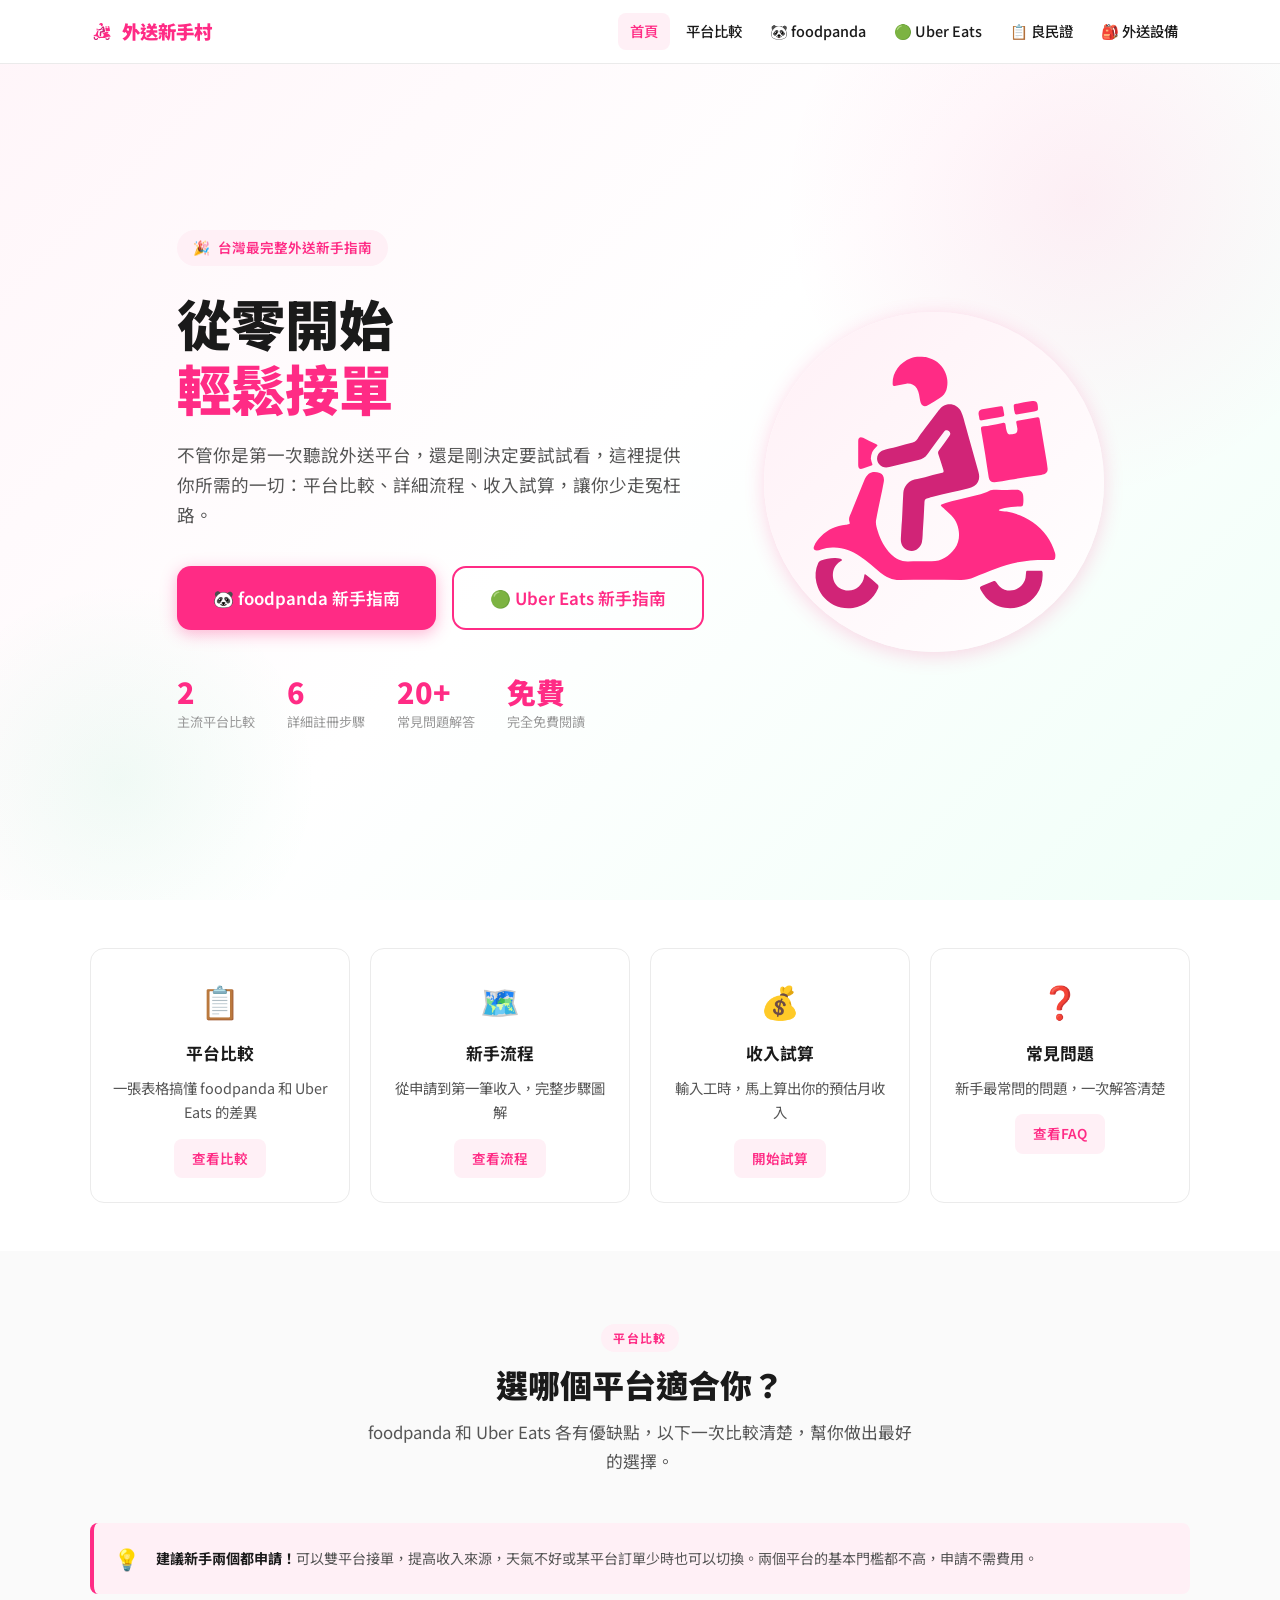
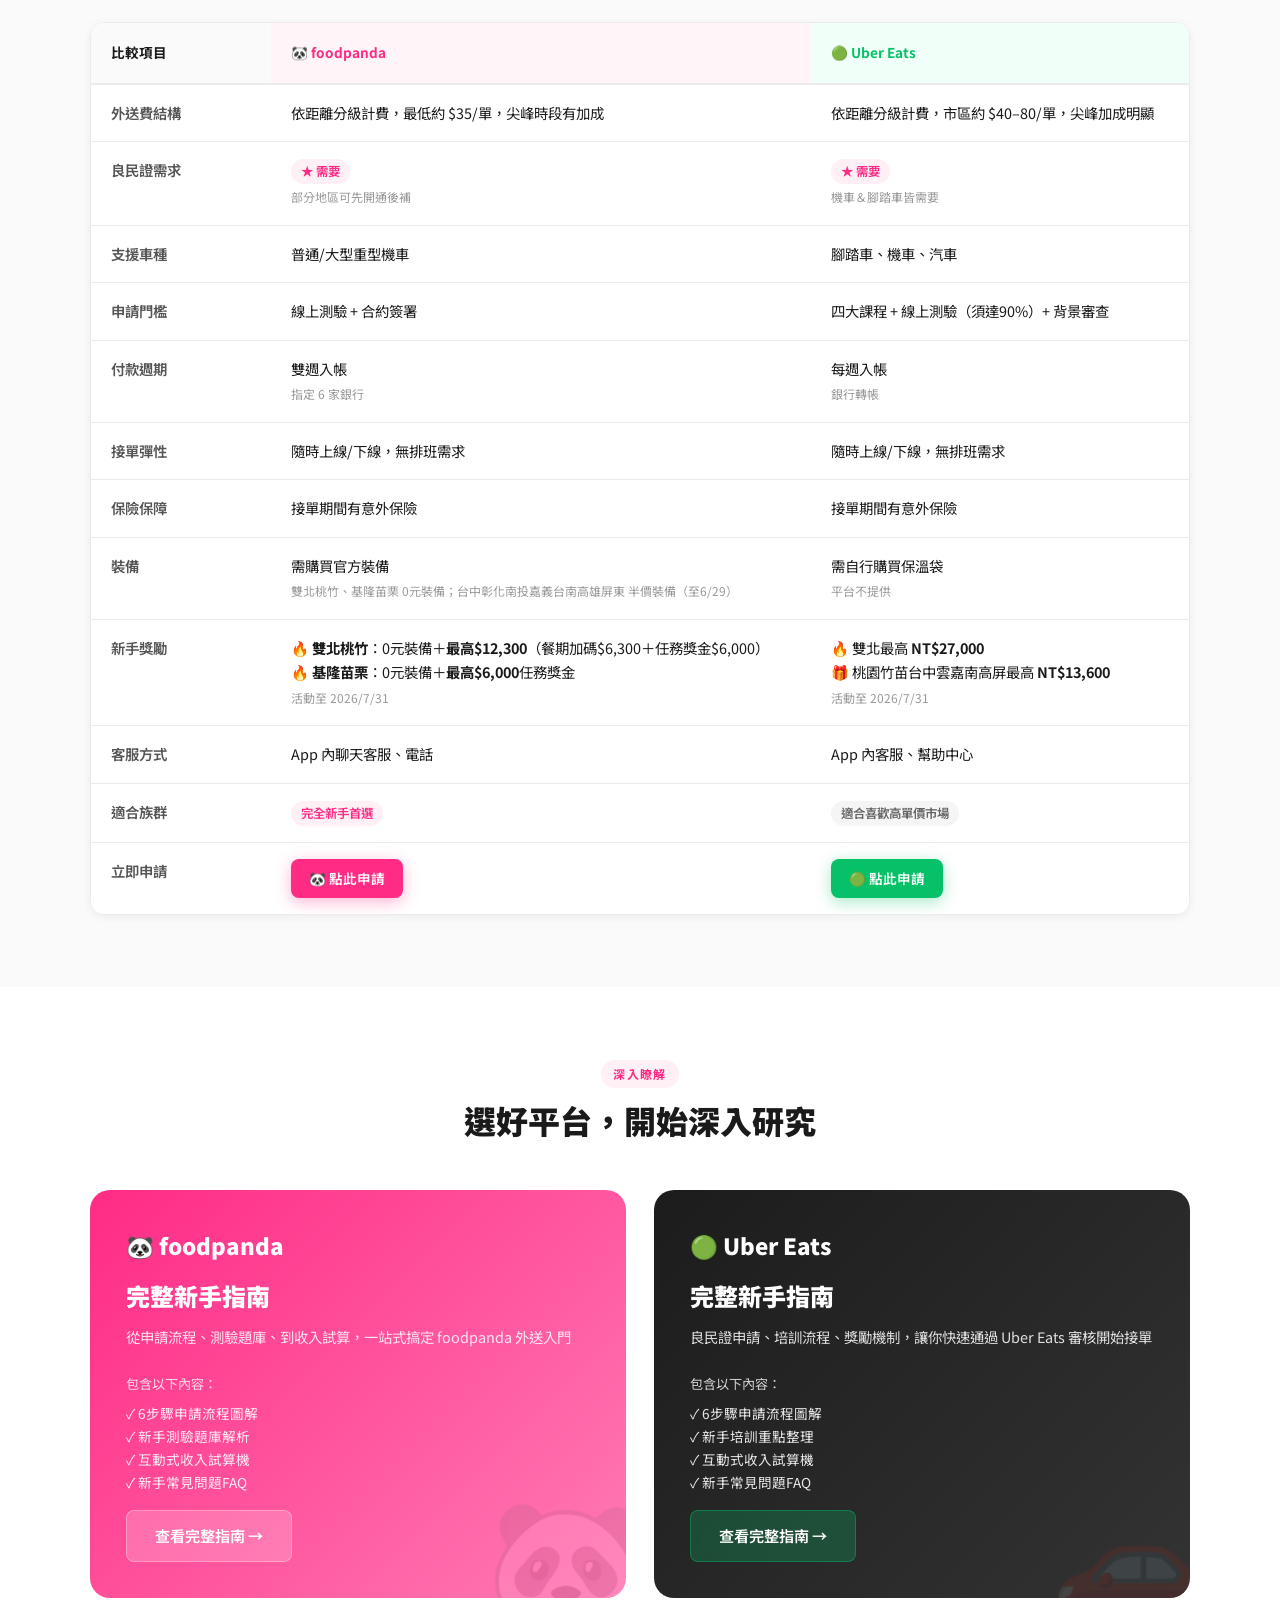
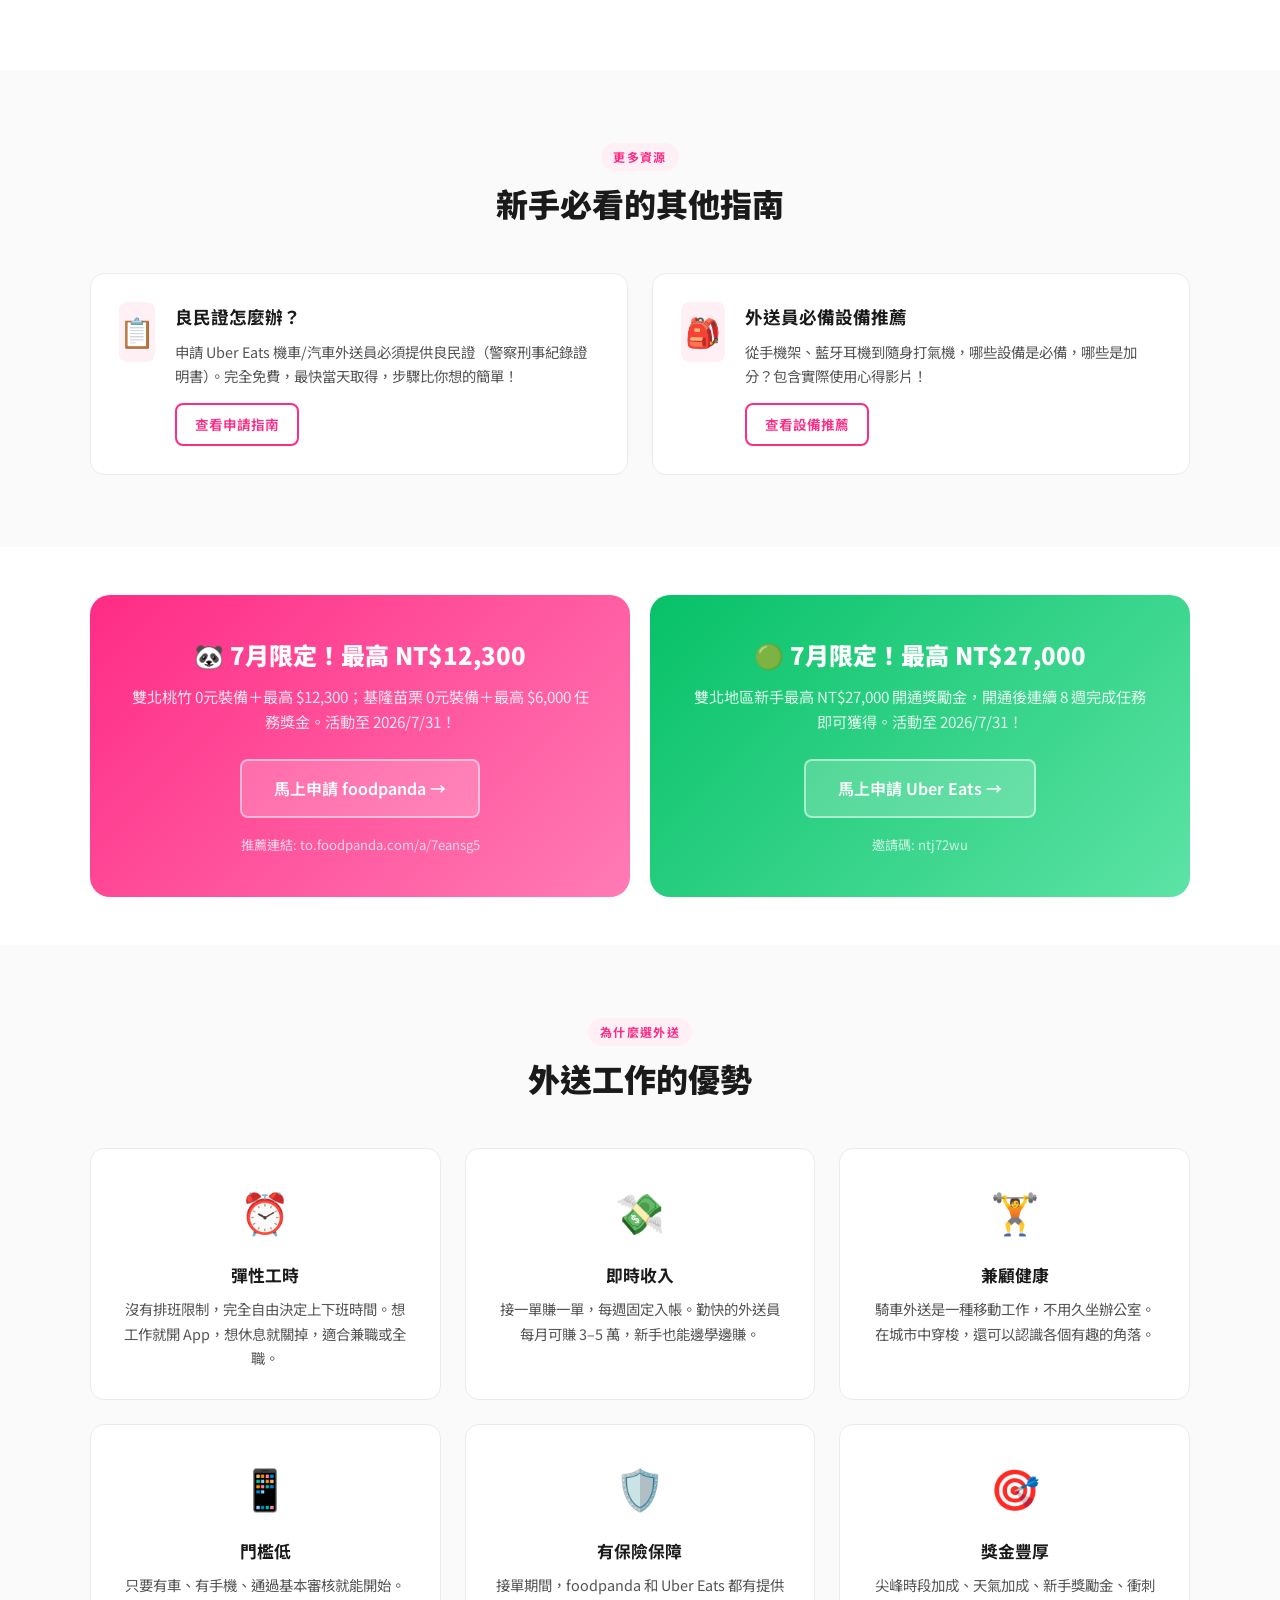
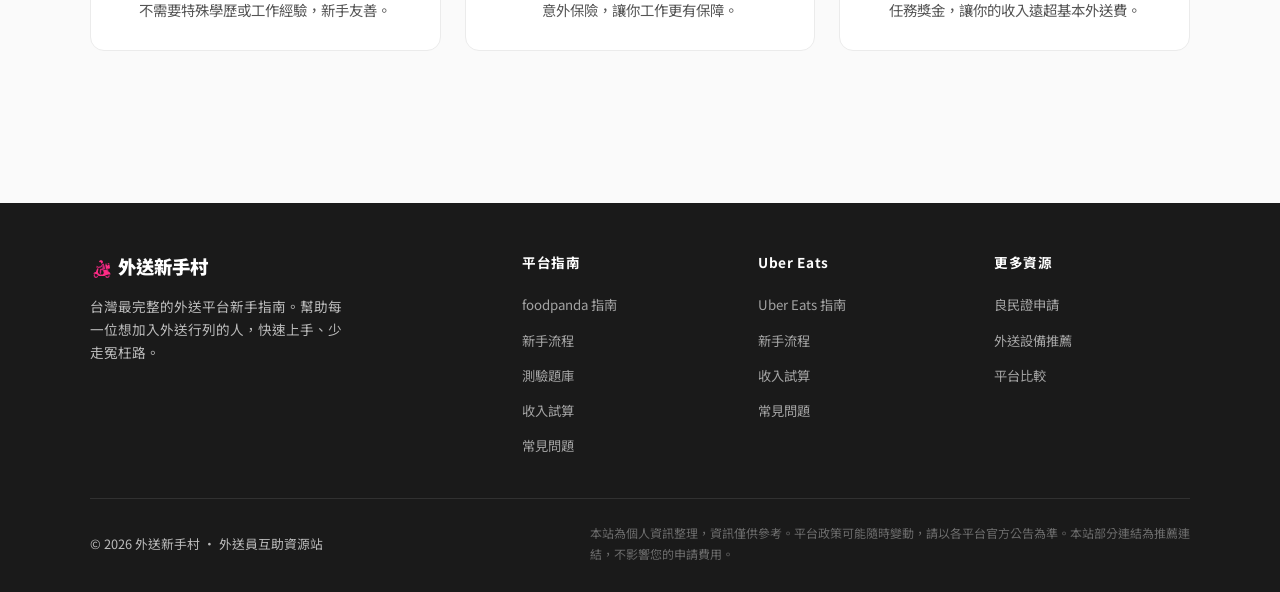
<file: index.html>
<!DOCTYPE html>
<html lang="zh-TW">
<head>
  <meta charset="UTF-8" />
  <!-- Google tag (gtag.js) -->
  <script async src="https://www.googletagmanager.com/gtag/js?id=G-LMV4PQFQ3M"></script>
  <script>
    window.dataLayer = window.dataLayer || [];
    function gtag(){dataLayer.push(arguments);}
    gtag('js', new Date());
    gtag('config', 'G-LMV4PQFQ3M');
  </script>
  <meta name="viewport" content="width=device-width, initial-scale=1.0" />
  <title>外送新手村 — 從零開始，輕鬆接單</title>
  <meta name="description" content="外送新手村提供完整的台灣外送平台入門指南，包括 foodpanda、Uber Eats 詳細比較、新手流程、收入試算，幫你快速上手外送工作。" />
  <!-- Open Graph -->
  <meta property="og:type" content="website" />
  <meta property="og:site_name" content="外送新手村" />
  <meta property="og:locale" content="zh_TW" />
  <meta property="og:url" content="https://huskyomega.github.io/delivery-noob/" />
  <meta property="og:title" content="外送新手村 — 從零開始，輕鬆接單" />
  <meta property="og:description" content="外送新手村提供完整的台灣外送平台入門指南，包括 foodpanda、Uber Eats 詳細比較、新手流程、收入試算，幫你快速上手外送工作。" />
  <meta property="og:image" content="https://huskyomega.github.io/delivery-noob/images/preview.png" />
  <!-- Twitter Card -->
  <meta name="twitter:card" content="summary_large_image" />
  <meta name="twitter:title" content="外送新手村 — 從零開始，輕鬆接單" />
  <meta name="twitter:description" content="外送新手村提供完整的台灣外送平台入門指南，包括 foodpanda、Uber Eats 詳細比較、新手流程、收入試算，幫你快速上手外送工作。" />
  <meta name="twitter:image" content="https://huskyomega.github.io/delivery-noob/images/preview.png" />
  <link rel="canonical" href="https://huskyomega.github.io/delivery-noob/" />
  <meta name="robots" content="index, follow" />
  <link rel="icon" type="image/svg+xml" href="favicon.svg" />
  <link rel="stylesheet" href="css/style.css" />
  <script type="application/ld+json">
  {
    "@context": "https://schema.org",
    "@graph": [
      {
        "@type": "WebSite",
        "@id": "https://huskyomega.github.io/delivery-noob/#website",
        "url": "https://huskyomega.github.io/delivery-noob/",
        "name": "外送新手村",
        "description": "台灣最完整的外送平台新手指南，包含 foodpanda、Uber Eats 比較、申請流程、收入試算。",
        "inLanguage": "zh-TW"
      },
      {
        "@type": "WebPage",
        "@id": "https://huskyomega.github.io/delivery-noob/#webpage",
        "url": "https://huskyomega.github.io/delivery-noob/",
        "name": "外送新手村 — 從零開始，輕鬆接單",
        "description": "外送新手村提供完整的台灣外送平台入門指南，包括 foodpanda、Uber Eats 詳細比較、新手流程、收入試算，幫你快速上手外送工作。",
        "inLanguage": "zh-TW",
        "isPartOf": { "@id": "https://huskyomega.github.io/delivery-noob/#website" }
      }
    ]
  }
  </script>
</head>
<body>

<!-- ========== NAVBAR ========== -->
<nav class="navbar" id="navbar">
  <div class="container">
    <a href="index.html" class="nav-logo">
      <img src="images/hero-scooter.svg" alt="" class="logo-icon-img" /> 外送新手村
    </a>
    <button class="nav-toggle" id="navToggle" aria-label="選單">
      <span></span><span></span><span></span>
    </button>
    <ul class="nav-menu" id="navMenu">
      <li><a href="index.html" class="active">首頁</a></li>
      <li><a href="#compare">平台比較</a></li>
      <li><a href="foodpanda.html">🐼 foodpanda</a></li>
      <li><a href="ubereats.html">🟢 Uber Eats</a></li>
      <li><a href="goodbehavior.html">📋 良民證</a></li>
      <li><a href="equipment.html">🎒 外送設備</a></li>
    </ul>
  </div>
</nav>

<!-- ========== HERO ========== -->
<section class="hero">
  <div class="container">
    <div class="d-flex gap-24 align-center hero-layout" style="gap:60px; flex-wrap:wrap; justify-content:space-between;">
      <div class="hero-content">
        <div class="hero-badge">
          <span>🎉</span> 台灣最完整外送新手指南
        </div>
        <h1>從零開始<br><span class="highlight">輕鬆接單</span></h1>
        <p>不管你是第一次聽說外送平台，還是剛決定要試試看，這裡提供你所需的一切：平台比較、詳細流程、收入試算，讓你少走冤枉路。</p>
        <div class="hero-actions">
          <a href="foodpanda.html" class="btn btn-primary btn-lg">
            🐼 foodpanda 新手指南
          </a>
          <a href="ubereats.html" class="btn btn-outline btn-lg">
            🟢 Uber Eats 新手指南
          </a>
        </div>
        <div class="hero-stats">
          <div class="hero-stat">
            <div class="num">2</div>
            <div class="label">主流平台比較</div>
          </div>
          <div class="hero-stat">
            <div class="num">6</div>
            <div class="label">詳細註冊步驟</div>
          </div>
          <div class="hero-stat">
            <div class="num">20+</div>
            <div class="label">常見問題解答</div>
          </div>
          <div class="hero-stat">
            <div class="num">免費</div>
            <div class="label">完全免費閱讀</div>
          </div>
        </div>
      </div>
      <div class="hero-visual">
        <div class="hero-visual-inner"><img src="images/hero-scooter.svg" alt="外送機車插圖" style="width:100%;height:100%;object-fit:contain;" /></div>
      </div>
    </div>
  </div>
</section>

<!-- ========== QUICK OVERVIEW ========== -->
<section class="section-sm" style="background:#fff;">
  <div class="container">
    <div class="grid-4">
      <div class="card" style="text-align:center; padding:24px 20px;">
        <div style="font-size:2rem; margin-bottom:12px;">📋</div>
        <div class="card-title">平台比較</div>
        <div class="card-text">一張表格搞懂 foodpanda 和 Uber Eats 的差異</div>
        <a href="#compare" class="btn btn-sm" style="margin-top:14px; background:var(--pink-lighter); color:var(--pink);">查看比較</a>
      </div>
      <div class="card" style="text-align:center; padding:24px 20px;">
        <div style="font-size:2rem; margin-bottom:12px;">🗺️</div>
        <div class="card-title">新手流程</div>
        <div class="card-text">從申請到第一筆收入，完整步驟圖解</div>
        <a href="foodpanda.html#flow" class="btn btn-sm" style="margin-top:14px; background:var(--pink-lighter); color:var(--pink);">查看流程</a>
      </div>
      <div class="card" style="text-align:center; padding:24px 20px;">
        <div style="font-size:2rem; margin-bottom:12px;">💰</div>
        <div class="card-title">收入試算</div>
        <div class="card-text">輸入工時，馬上算出你的預估月收入</div>
        <a href="foodpanda.html#calculator" class="btn btn-sm" style="margin-top:14px; background:var(--pink-lighter); color:var(--pink);">開始試算</a>
      </div>
      <div class="card" style="text-align:center; padding:24px 20px;">
        <div style="font-size:2rem; margin-bottom:12px;">❓</div>
        <div class="card-title">常見問題</div>
        <div class="card-text">新手最常問的問題，一次解答清楚</div>
        <a href="foodpanda.html#faq" class="btn btn-sm" style="margin-top:14px; background:var(--pink-lighter); color:var(--pink);">查看FAQ</a>
      </div>
    </div>
  </div>
</section>

<!-- ========== PLATFORM COMPARE ========== -->
<section class="section" id="compare" style="background:var(--bg);">
  <div class="container">
    <div class="section-title-block center">
      <div class="section-label">平台比較</div>
      <h2 class="section-title">選哪個平台適合你？</h2>
      <p class="section-subtitle">foodpanda 和 Uber Eats 各有優缺點，以下一次比較清楚，幫你做出最好的選擇。</p>
    </div>

    <div class="info-box pink" style="margin-bottom:28px;">
      <div class="info-box-icon">💡</div>
      <div class="info-box-text">
        <strong>建議新手兩個都申請！</strong>可以雙平台接單，提高收入來源，天氣不好或某平台訂單少時也可以切換。兩個平台的基本門檻都不高，申請不需費用。
      </div>
    </div>

    <div class="compare-wrap">
      <table class="compare-table">
        <thead>
          <tr>
            <th style="width:180px;">比較項目</th>
            <th class="col-fp">🐼 foodpanda</th>
            <th class="col-ue">🟢 Uber Eats</th>
          </tr>
        </thead>
        <tbody>
          <tr>
            <td>外送費結構</td>
            <td>依距離分級計費，最低約 $35/單，尖峰時段有加成</td>
            <td>依距離分級計費，市區約 $40–80/單，尖峰加成明顯</td>
          </tr>
          <tr>
            <td>良民證需求</td>
            <td><span class="compare-badge badge-pink">★ 需要</span><br><small style="color:#999;">部分地區可先開通後補</small></td>
            <td><span class="compare-badge badge-pink">★ 需要</span><br><small style="color:#999;">機車＆腳踏車皆需要</small></td>
          </tr>
          <tr>
            <td>支援車種</td>
            <td>普通/大型重型機車</td>
            <td>腳踏車、機車、汽車</td>
          </tr>
          <tr>
            <td>申請門檻</td>
            <td>線上測驗 + 合約簽署</td>
            <td>四大課程 + 線上測驗（須達90%）+ 背景審查</td>
          </tr>
          <tr>
            <td>付款週期</td>
            <td>雙週入帳<br><small style="color:#999;">指定 6 家銀行</small></td>
            <td>每週入帳<br><small style="color:#999;">銀行轉帳</small></td>
          </tr>
          <tr>
            <td>接單彈性</td>
            <td>隨時上線/下線，無排班需求</td>
            <td>隨時上線/下線，無排班需求</td>
          </tr>
          <tr>
            <td>保險保障</td>
            <td>接單期間有意外保險</td>
            <td>接單期間有意外保險</td>
          </tr>
          <tr>
            <td>裝備</td>
            <td>需購買官方裝備<br><small style="color:#999;">雙北桃竹、基隆苗栗 0元裝備；台中彰化南投嘉義台南高雄屏東 半價裝備（至6/29）</small></td>
            <td>需自行購買保溫袋<br><small style="color:#999;">平台不提供</small></td>
          </tr>
          <tr>
            <td>新手獎勵</td>
            <td>🔥 <strong>雙北桃竹</strong>：0元裝備＋<strong>最高$12,300</strong>（餐期加碼$6,300＋任務獎金$6,000）<br>🔥 <strong>基隆苗栗</strong>：0元裝備＋<strong>最高$6,000</strong>任務獎金<br><small style="color:#999;">活動至 2026/7/31</small></td>
            <td>🔥 雙北最高 <strong>NT$27,000</strong><br>🎁 桃園竹苗台中雲嘉南高屏最高 <strong>NT$13,600</strong><br><small style="color:#999;">活動至 2026/7/31</small></td>
          </tr>
          <tr>
            <td>客服方式</td>
            <td>App 內聊天客服、電話</td>
            <td>App 內客服、幫助中心</td>
          </tr>
          <tr>
            <td>適合族群</td>
            <td><span class="compare-badge badge-pink">完全新手首選</span></td>
            <td><span class="compare-badge badge-grey">適合喜歡高單價市場</span></td>
          </tr>
          <tr>
            <td>立即申請</td>
            <td><a href="https://to.foodpanda.com/a/7eansg5" target="_blank" class="btn btn-primary btn-sm">🐼 點此申請</a></td>
            <td><a href="https://www.uber.com/signup/drive/deliver/?invite_code=ntj72wu" target="_blank" class="btn btn-green btn-sm">🟢 點此申請</a></td>
          </tr>
        </tbody>
      </table>
    </div>
  </div>
</section>

<!-- ========== PLATFORM CARDS ========== -->
<section class="section" style="background:#fff;">
  <div class="container">
    <div class="section-title-block center">
      <div class="section-label">深入瞭解</div>
      <h2 class="section-title">選好平台，開始深入研究</h2>
    </div>
    <div class="platform-cards">
      <div class="platform-card fp">
        <div>
          <div class="pc-logo">🐼 foodpanda</div>
          <h3>完整新手指南</h3>
          <p>從申請流程、測驗題庫、到收入試算，一站式搞定 foodpanda 外送入門</p>
          <div style="margin-bottom:16px;">
            <div style="font-size:.82rem; opacity:.8; margin-bottom:6px;">包含以下內容：</div>
            <div style="font-size:.85rem; opacity:.9;">✓ 6步驟申請流程圖解<br>✓ 新手測驗題庫解析<br>✓ 互動式收入試算機<br>✓ 新手常見問題FAQ</div>
          </div>
        </div>
        <a href="foodpanda.html" class="btn">查看完整指南 →</a>
        <div class="pc-bg-text">🐼</div>
      </div>
      <div class="platform-card ue">
        <div>
          <div class="pc-logo">🟢 Uber Eats</div>
          <h3>完整新手指南</h3>
          <p>良民證申請、培訓流程、獎勵機制，讓你快速通過 Uber Eats 審核開始接單</p>
          <div style="margin-bottom:16px;">
            <div style="font-size:.82rem; opacity:.8; margin-bottom:6px;">包含以下內容：</div>
            <div style="font-size:.85rem; opacity:.9;">✓ 6步驟申請流程圖解<br>✓ 新手培訓重點整理<br>✓ 互動式收入試算機<br>✓ 新手常見問題FAQ</div>
          </div>
        </div>
        <a href="ubereats.html" class="btn">查看完整指南 →</a>
        <div class="pc-bg-text">🚗</div>
      </div>
    </div>
  </div>
</section>

<!-- ========== OTHER GUIDES ========== -->
<section class="section" style="background:var(--bg);">
  <div class="container">
    <div class="section-title-block center">
      <div class="section-label">更多資源</div>
      <h2 class="section-title">新手必看的其他指南</h2>
    </div>
    <div class="grid-2">
      <!-- 良民證 -->
      <div class="card" style="display:flex; gap:20px; align-items:flex-start;">
        <div class="card-icon" style="font-size:1.8rem; width:60px; height:60px;">📋</div>
        <div>
          <div class="card-title" style="font-size:1.1rem;">良民證怎麼辦？</div>
          <div class="card-text" style="margin-bottom:14px;">申請 Uber Eats 機車/汽車外送員必須提供良民證（警察刑事紀錄證明書）。完全免費，最快當天取得，步驟比你想的簡單！</div>
          <a href="goodbehavior.html" class="btn btn-outline btn-sm">查看申請指南</a>
        </div>
      </div>
      <!-- 外送設備 -->
      <div class="card" style="display:flex; gap:20px; align-items:flex-start;">
        <div class="card-icon" style="font-size:1.8rem; width:60px; height:60px;">🎒</div>
        <div>
          <div class="card-title" style="font-size:1.1rem;">外送員必備設備推薦</div>
          <div class="card-text" style="margin-bottom:14px;">從手機架、藍牙耳機到隨身打氣機，哪些設備是必備，哪些是加分？包含實際使用心得影片！</div>
          <a href="equipment.html" class="btn btn-outline btn-sm">查看設備推薦</a>
        </div>
      </div>
    </div>
  </div>
</section>

<!-- ========== REFERRAL SECTION ========== -->
<section class="section-sm" style="background:#fff;">
  <div class="container">
    <div class="grid-2" style="gap:20px;">
      <div class="referral-banner" style="margin:0;">
        <h3>🐼 7月限定！最高 NT$12,300</h3>
        <p>雙北桃竹 0元裝備＋最高 $12,300；基隆苗栗 0元裝備＋最高 $6,000 任務獎金。活動至 2026/7/31！</p>
        <a href="https://to.foodpanda.com/a/7eansg5" target="_blank" class="btn">馬上申請 foodpanda →</a>
        <div class="referral-code">推薦連結: to.foodpanda.com/a/7eansg5</div>
      </div>
      <div class="referral-banner green" style="margin:0;">
        <h3>🟢 7月限定！最高 NT$27,000</h3>
        <p>雙北地區新手最高 NT$27,000 開通獎勵金，開通後連續 8 週完成任務即可獲得。活動至 2026/7/31！</p>
        <a href="https://www.uber.com/signup/drive/deliver/?invite_code=ntj72wu" target="_blank" class="btn">馬上申請 Uber Eats →</a>
        <div class="referral-code">邀請碼: ntj72wu</div>
      </div>
    </div>
  </div>
</section>

<!-- ========== WHY DELIVER ========== -->
<section class="section" style="background:var(--bg);">
  <div class="container">
    <div class="section-title-block center">
      <div class="section-label">為什麼選外送</div>
      <h2 class="section-title">外送工作的優勢</h2>
    </div>
    <div class="grid-3">
      <div class="card" style="text-align:center;">
        <div style="font-size:2.5rem; margin-bottom:16px;">⏰</div>
        <div class="card-title">彈性工時</div>
        <div class="card-text">沒有排班限制，完全自由決定上下班時間。想工作就開 App，想休息就關掉，適合兼職或全職。</div>
      </div>
      <div class="card" style="text-align:center;">
        <div style="font-size:2.5rem; margin-bottom:16px;">💸</div>
        <div class="card-title">即時收入</div>
        <div class="card-text">接一單賺一單，每週固定入帳。勤快的外送員每月可賺 3–5 萬，新手也能邊學邊賺。</div>
      </div>
      <div class="card" style="text-align:center;">
        <div style="font-size:2.5rem; margin-bottom:16px;">🏋️</div>
        <div class="card-title">兼顧健康</div>
        <div class="card-text">騎車外送是一種移動工作，不用久坐辦公室。在城市中穿梭，還可以認識各個有趣的角落。</div>
      </div>
      <div class="card" style="text-align:center;">
        <div style="font-size:2.5rem; margin-bottom:16px;">📱</div>
        <div class="card-title">門檻低</div>
        <div class="card-text">只要有車、有手機、通過基本審核就能開始。不需要特殊學歷或工作經驗，新手友善。</div>
      </div>
      <div class="card" style="text-align:center;">
        <div style="font-size:2.5rem; margin-bottom:16px;">🛡️</div>
        <div class="card-title">有保險保障</div>
        <div class="card-text">接單期間，foodpanda 和 Uber Eats 都有提供意外保險，讓你工作更有保障。</div>
      </div>
      <div class="card" style="text-align:center;">
        <div style="font-size:2.5rem; margin-bottom:16px;">🎯</div>
        <div class="card-title">獎金豐厚</div>
        <div class="card-text">尖峰時段加成、天氣加成、新手獎勵金、衝刺任務獎金，讓你的收入遠超基本外送費。</div>
      </div>
    </div>
  </div>
</section>

<!-- ========== FOOTER ========== -->
<footer class="footer">
  <div class="container">
    <div class="footer-grid">
      <div class="footer-brand">
        <div class="logo-text"><img src="images/hero-scooter.svg" alt="" class="logo-icon-img" /> 外送新手村</div>
        <p>台灣最完整的外送平台新手指南。幫助每一位想加入外送行列的人，快速上手、少走冤枉路。</p>
      </div>
      <div class="footer-col">
        <h4>平台指南</h4>
        <ul>
          <li><a href="foodpanda.html">foodpanda 指南</a></li>
          <li><a href="foodpanda.html#flow">新手流程</a></li>
          <li><a href="foodpanda.html#exam">測驗題庫</a></li>
          <li><a href="foodpanda.html#calculator">收入試算</a></li>
          <li><a href="foodpanda.html#faq">常見問題</a></li>
        </ul>
      </div>
      <div class="footer-col">
        <h4>Uber Eats</h4>
        <ul>
          <li><a href="ubereats.html">Uber Eats 指南</a></li>
          <li><a href="ubereats.html#flow">新手流程</a></li>
          <li><a href="ubereats.html#calculator">收入試算</a></li>
          <li><a href="ubereats.html#faq">常見問題</a></li>
        </ul>
      </div>
      <div class="footer-col">
        <h4>更多資源</h4>
        <ul>
          <li><a href="goodbehavior.html">良民證申請</a></li>
          <li><a href="equipment.html">外送設備推薦</a></li>
          <li><a href="#compare">平台比較</a></li>
        </ul>
      </div>
    </div>
    <div class="footer-bottom">
      <div>© 2026 外送新手村 · 外送員互助資源站</div>
      <div class="disclaimer">本站為個人資訊整理，資訊僅供參考。平台政策可能隨時變動，請以各平台官方公告為準。本站部分連結為推薦連結，不影響您的申請費用。</div>
    </div>
  </div>
</footer>

<script src="js/jquery-3.7.1.min.js"></script>
<script src="js/script.js"></script>
</body>
</html>
</file>
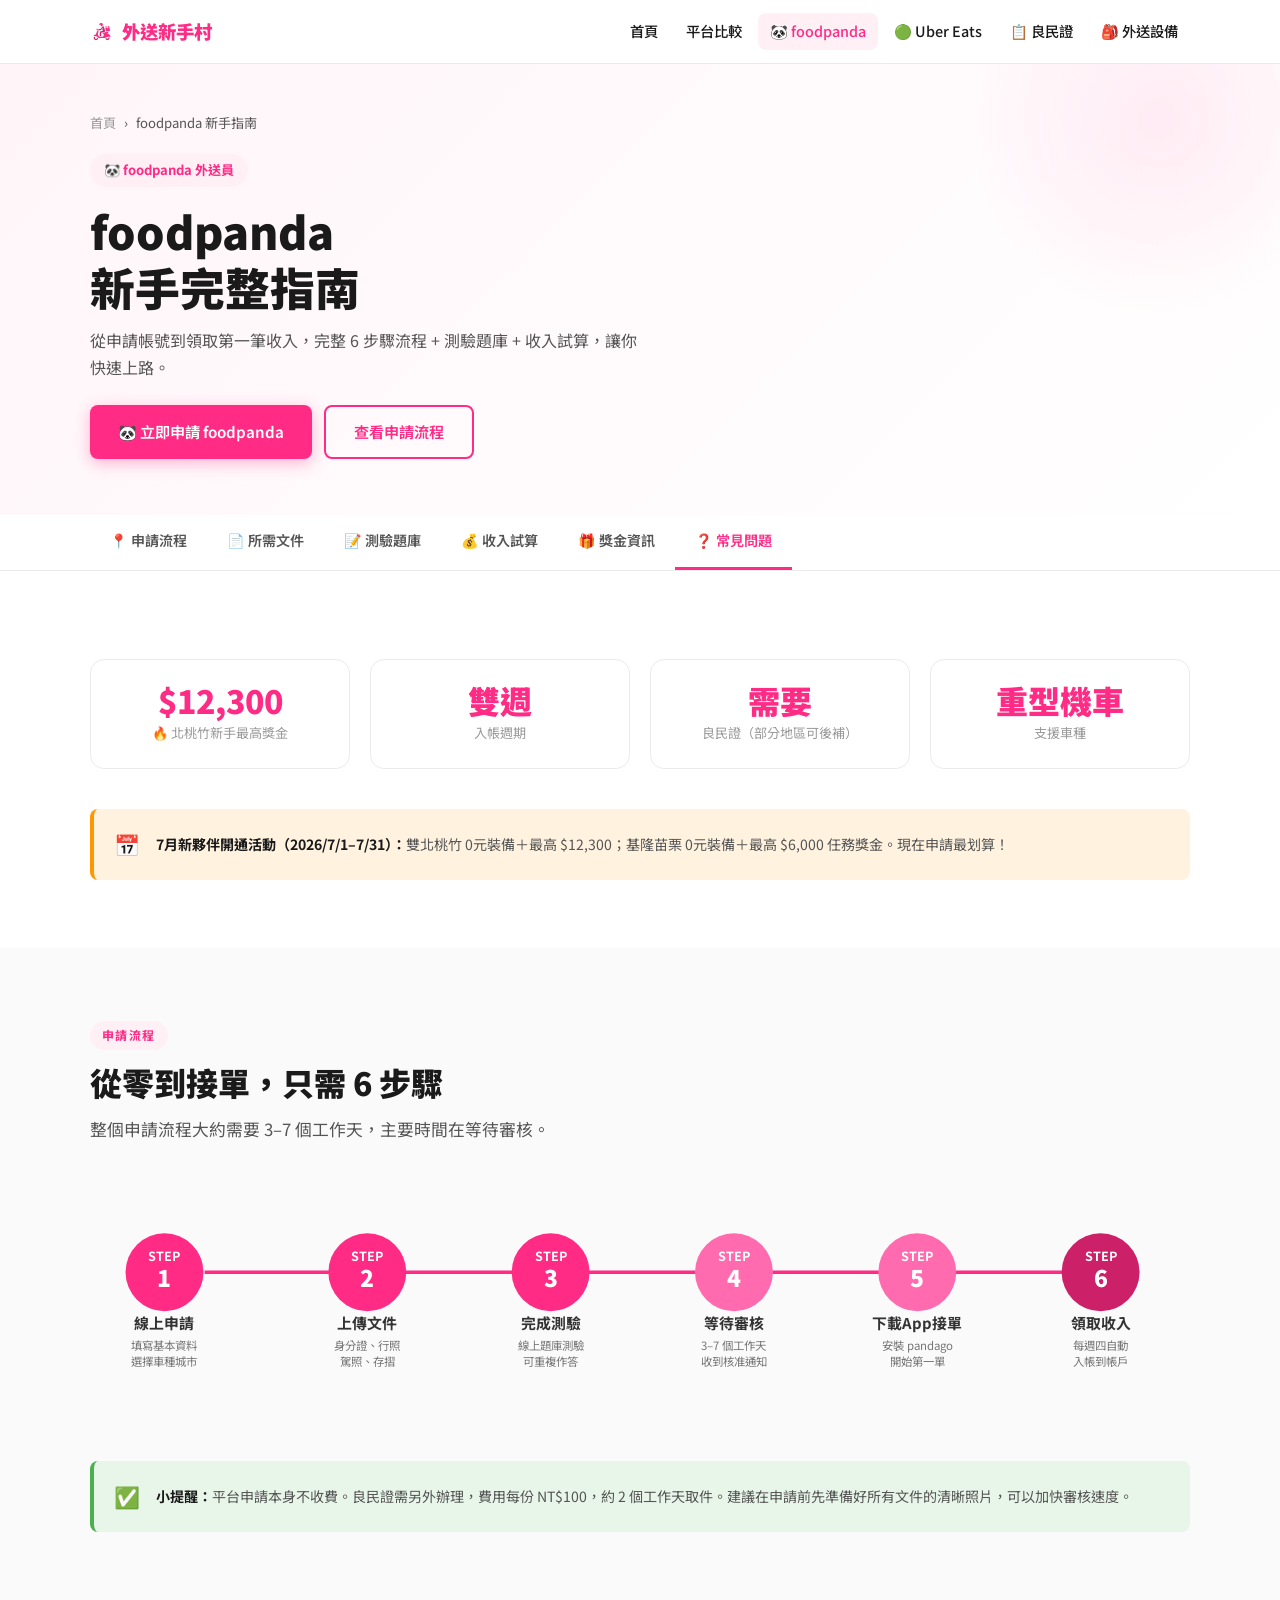
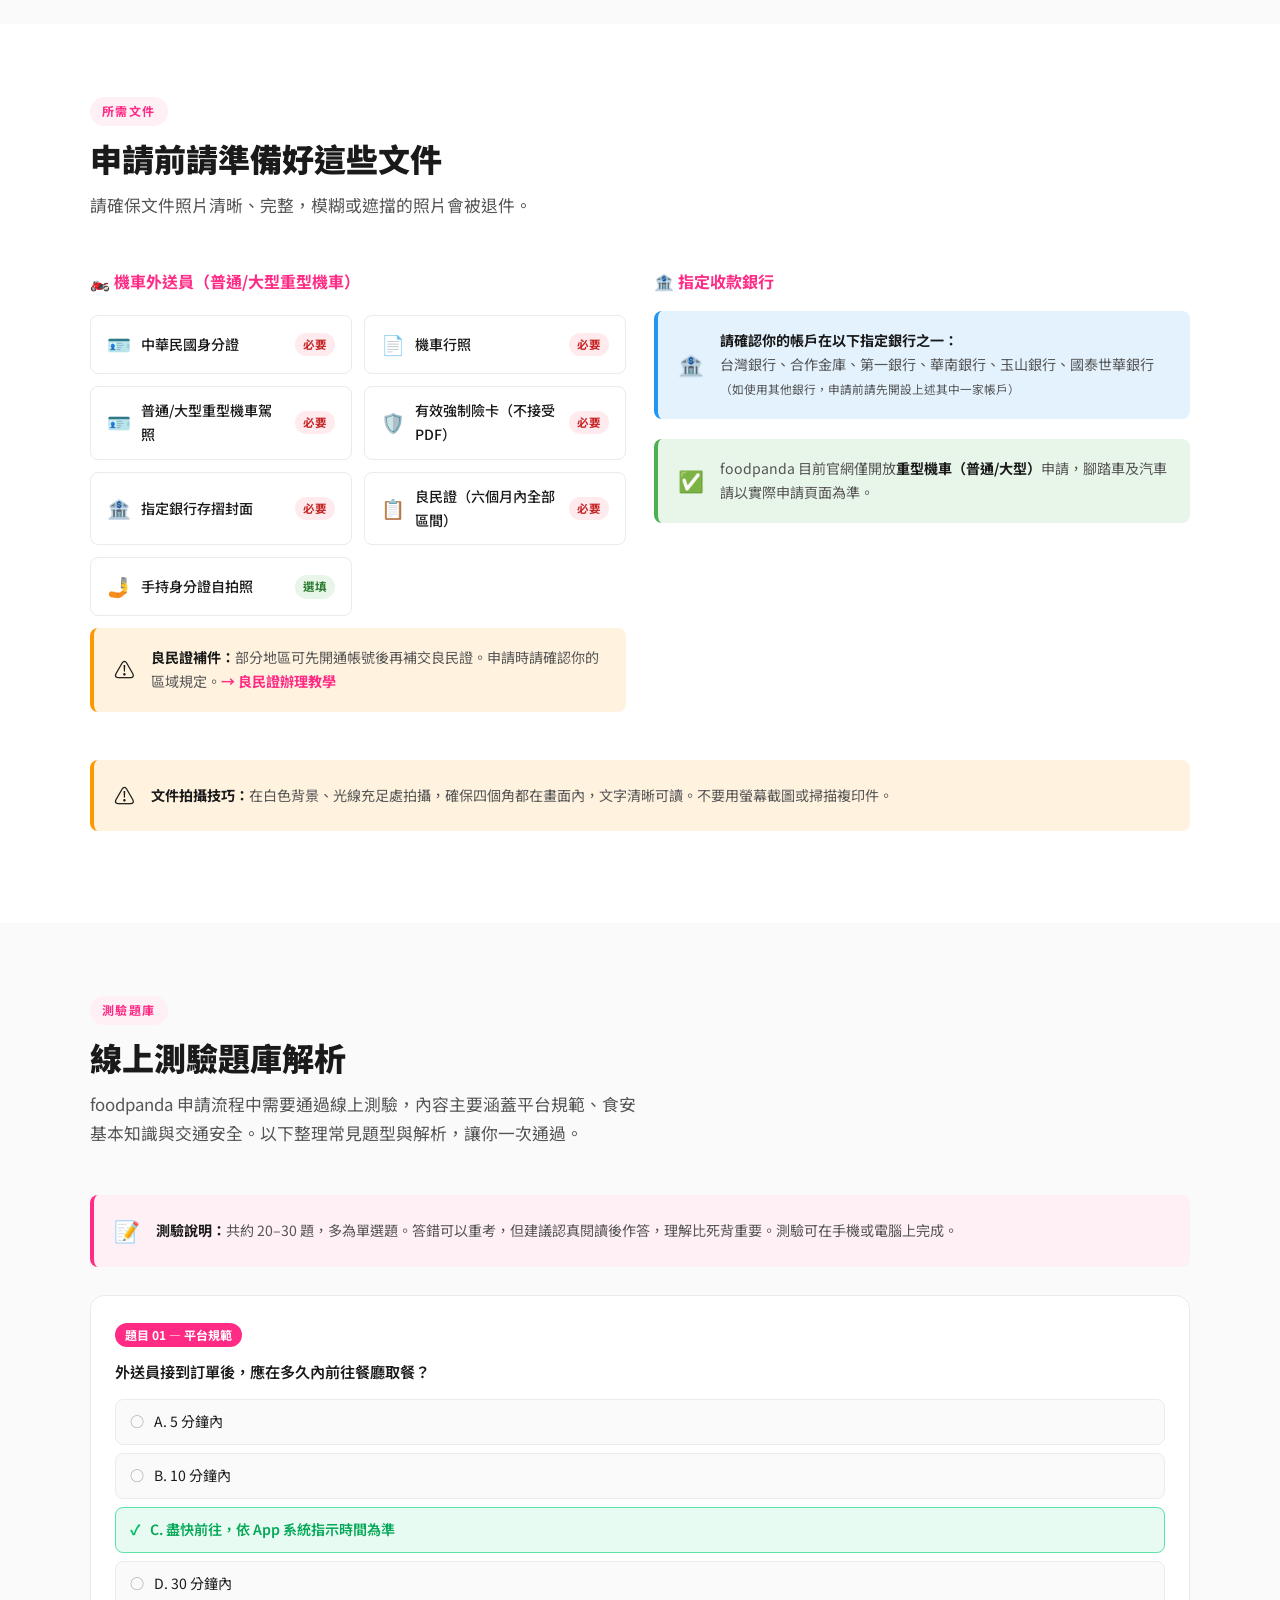
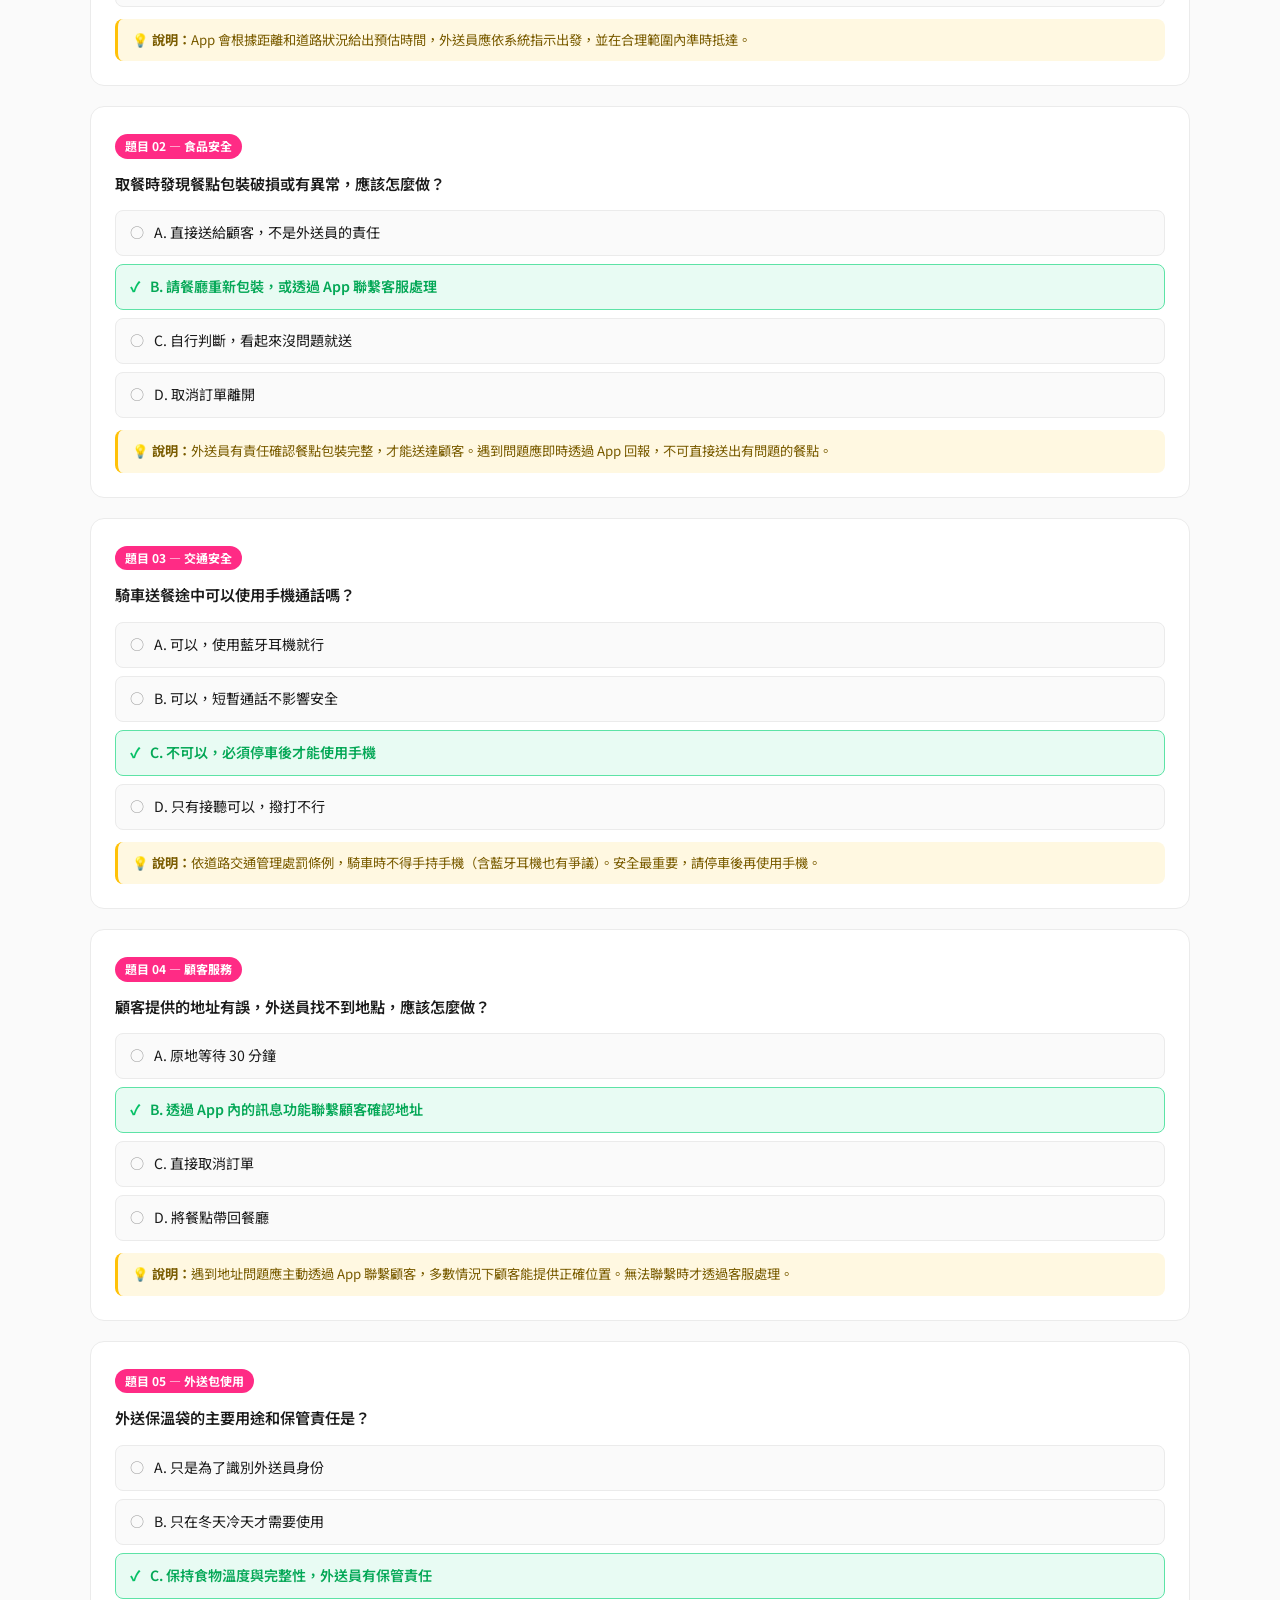
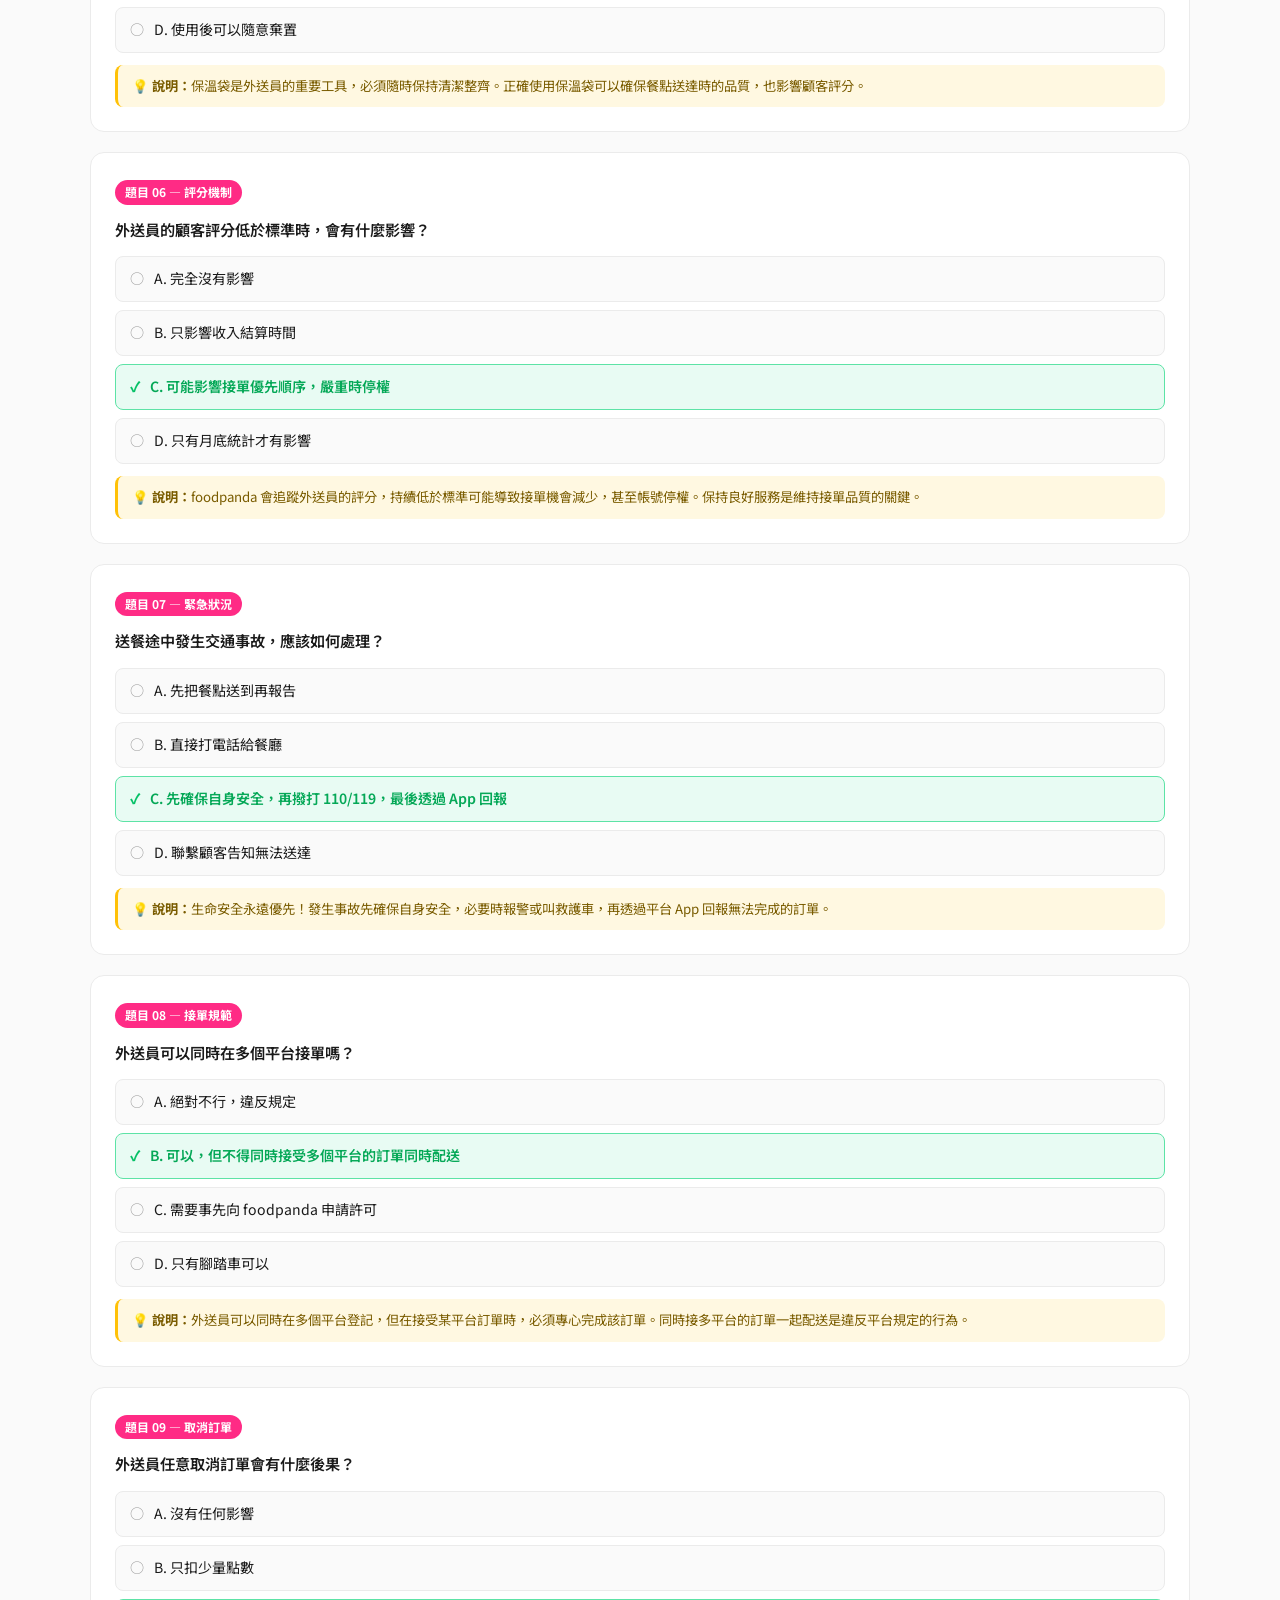
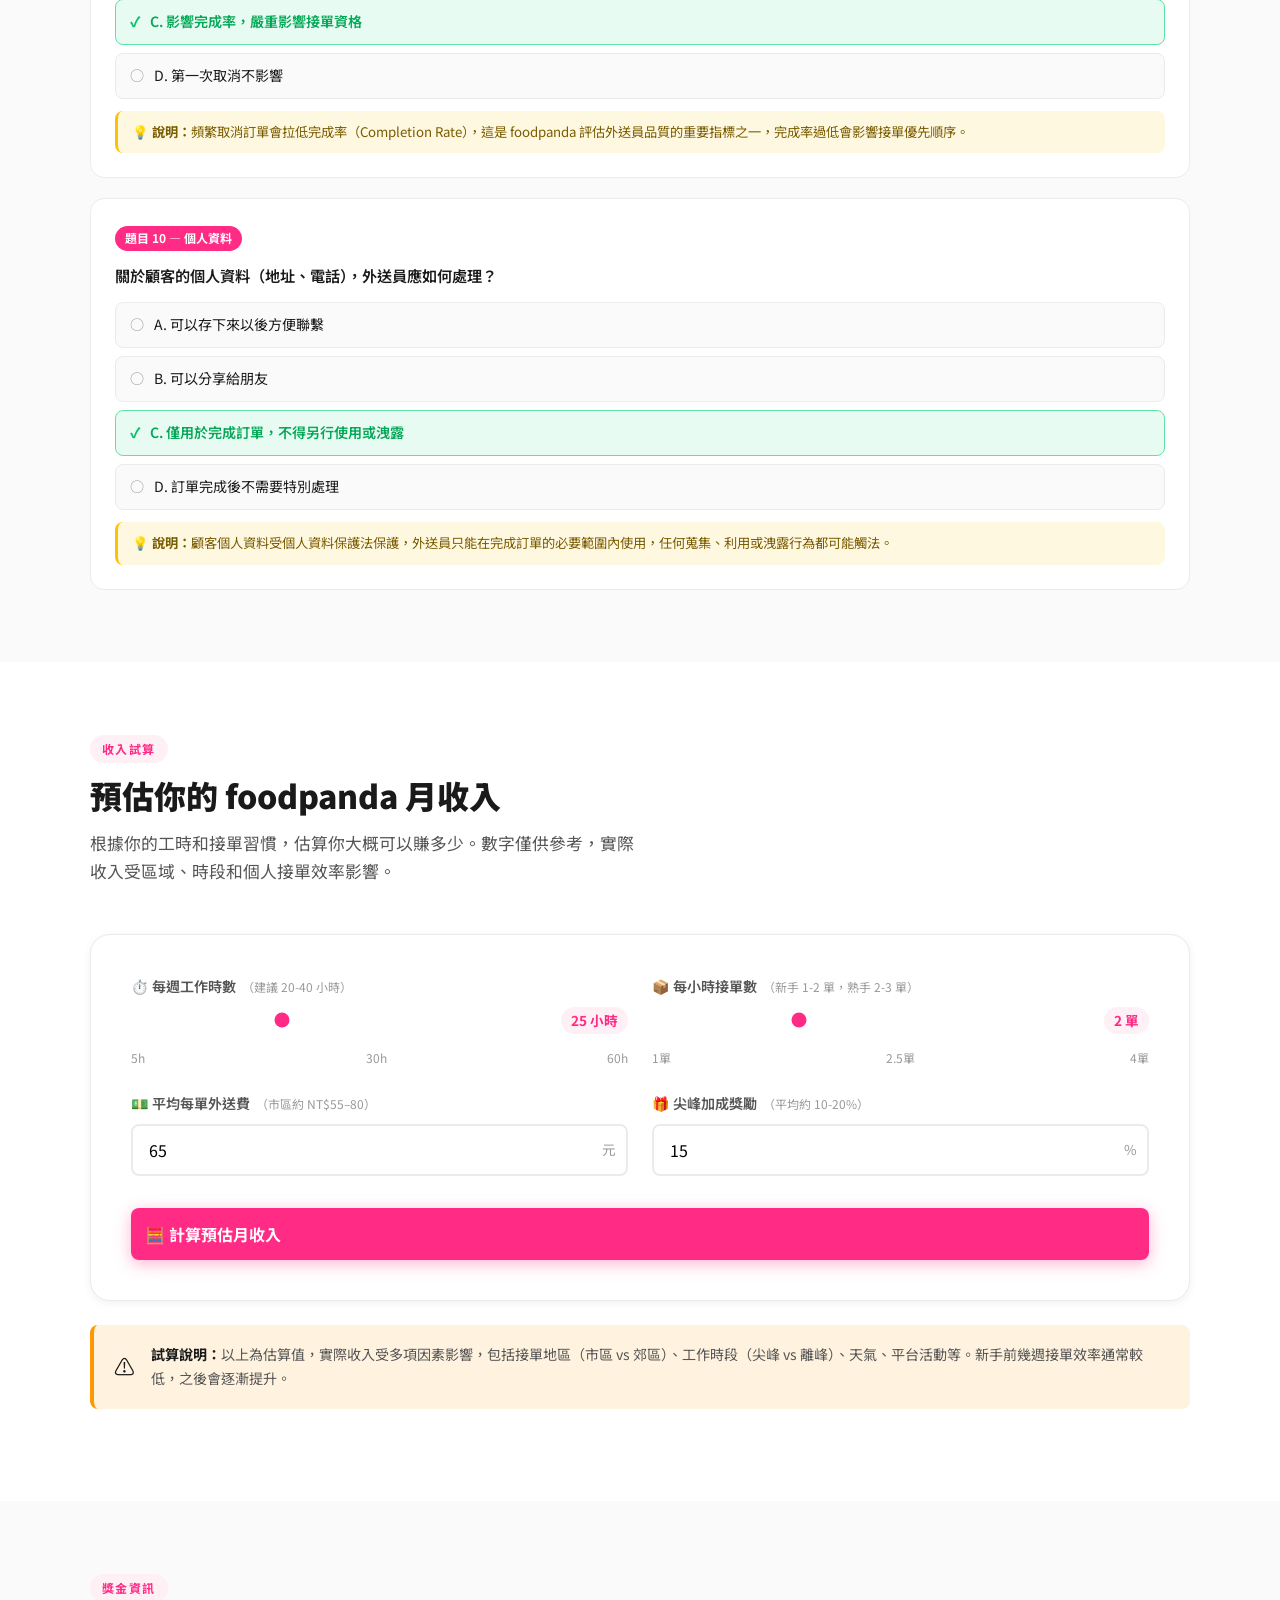
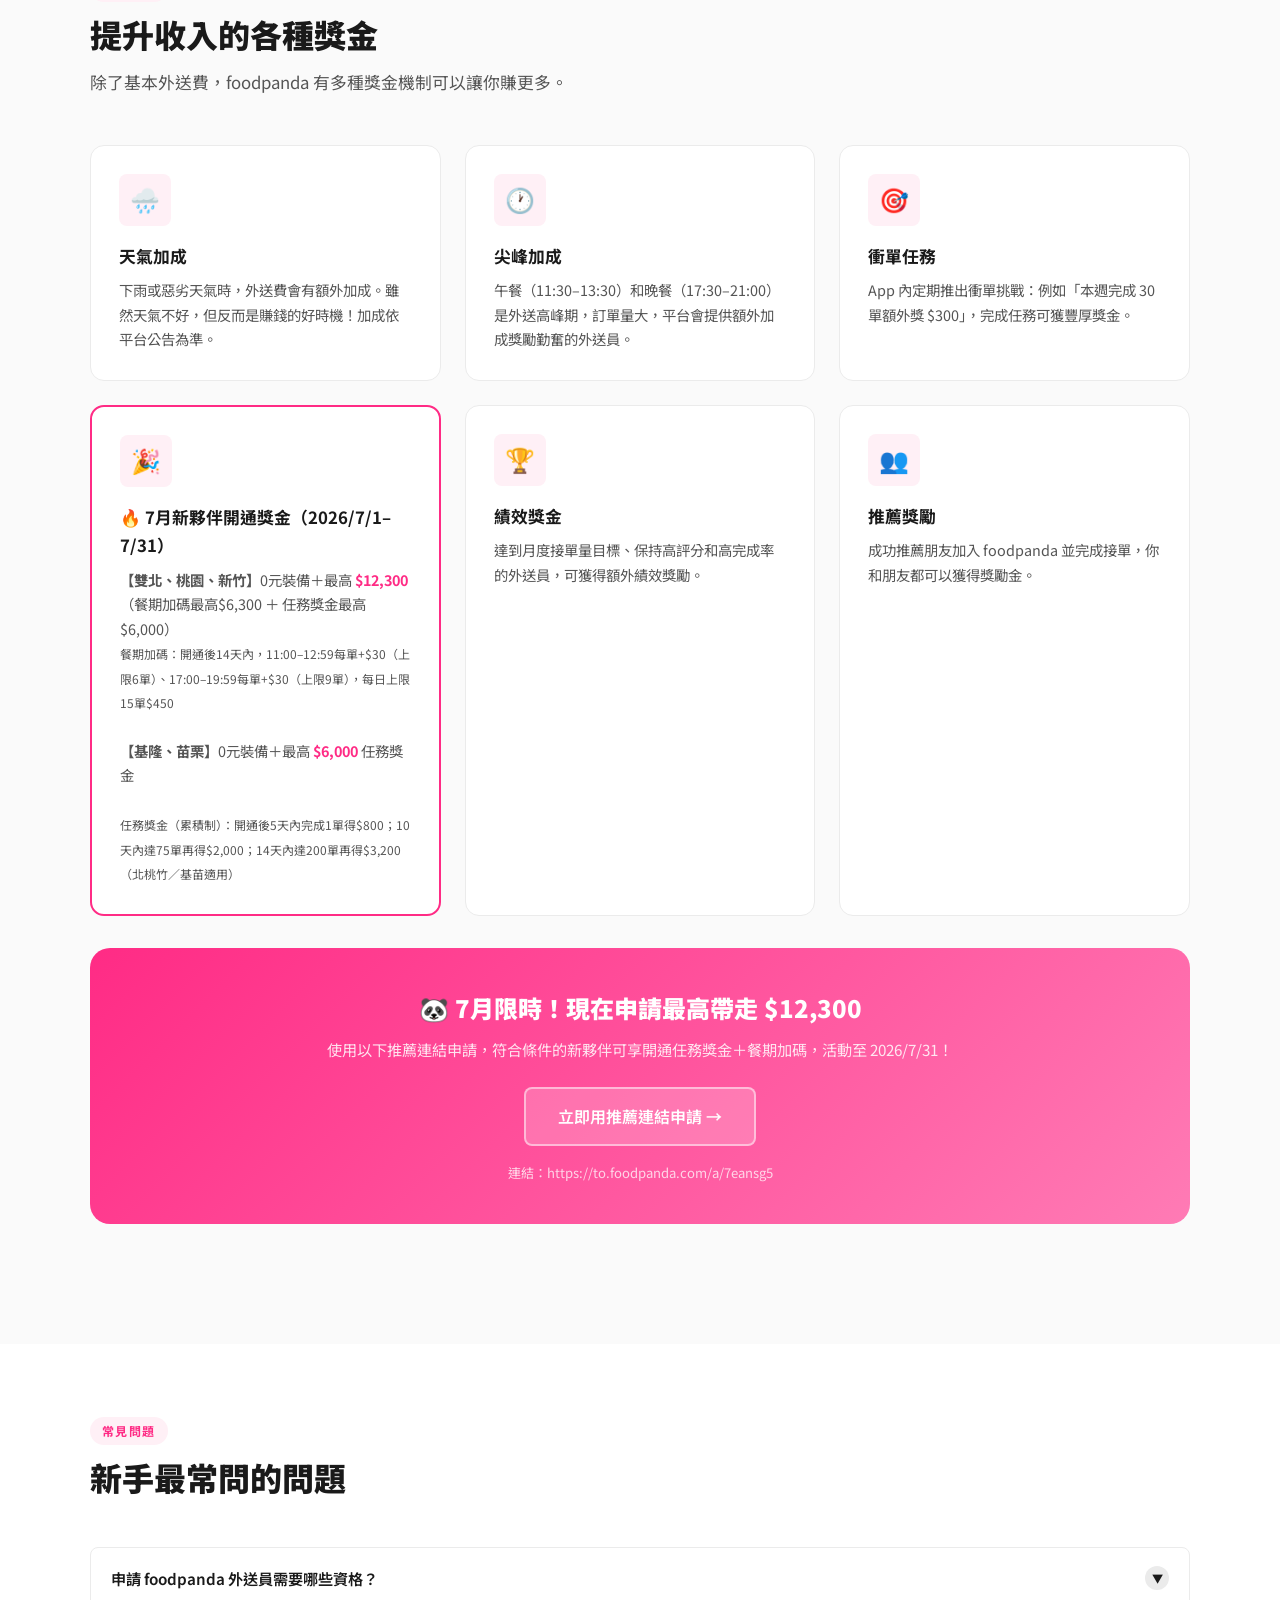
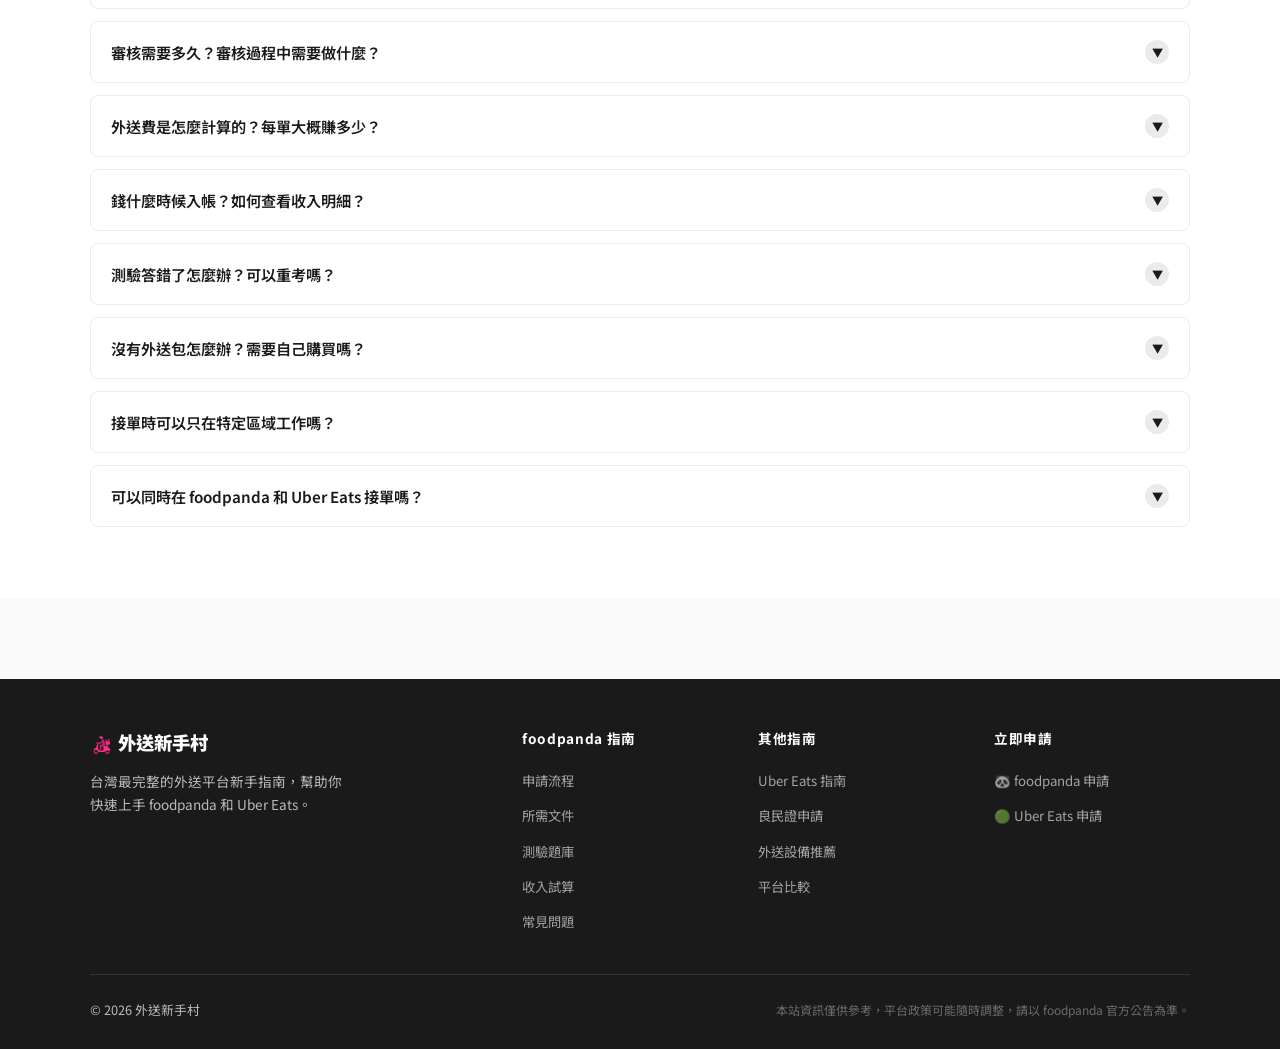
<file: foodpanda.html>
<!DOCTYPE html>
<html lang="zh-TW">
<head>
  <meta charset="UTF-8" />
  <!-- Google tag (gtag.js) -->
  <script async src="https://www.googletagmanager.com/gtag/js?id=G-LMV4PQFQ3M"></script>
  <script>
    window.dataLayer = window.dataLayer || [];
    function gtag(){dataLayer.push(arguments);}
    gtag('js', new Date());
    gtag('config', 'G-LMV4PQFQ3M');
  </script>
  <meta name="viewport" content="width=device-width, initial-scale=1.0" />
  <title>foodpanda 新手指南 — 外送新手村</title>
  <meta name="description" content="foodpanda 外送員完整新手指南：申請流程、測驗題庫解析、收入試算機、常見問題FAQ，幫你快速通過審核開始接單。" />
  <!-- Open Graph -->
  <meta property="og:type" content="website" />
  <meta property="og:site_name" content="外送新手村" />
  <meta property="og:locale" content="zh_TW" />
  <meta property="og:url" content="https://huskyomega.github.io/delivery-noob/foodpanda.html" />
  <meta property="og:title" content="foodpanda 新手指南 — 外送新手村" />
  <meta property="og:description" content="foodpanda 外送員完整新手指南：申請流程、測驗題庫解析、收入試算機、常見問題FAQ，幫你快速通過審核開始接單。" />
  <meta property="og:image" content="https://huskyomega.github.io/delivery-noob/images/preview.png" />
  <!-- Twitter Card -->
  <meta name="twitter:card" content="summary_large_image" />
  <meta name="twitter:title" content="foodpanda 新手指南 — 外送新手村" />
  <meta name="twitter:description" content="foodpanda 外送員完整新手指南：申請流程、測驗題庫解析、收入試算機、常見問題FAQ，幫你快速通過審核開始接單。" />
  <meta name="twitter:image" content="https://huskyomega.github.io/delivery-noob/images/preview.png" />
  <link rel="canonical" href="https://huskyomega.github.io/delivery-noob/foodpanda.html" />
  <meta name="robots" content="index, follow" />
  <link rel="icon" type="image/svg+xml" href="favicon.svg" />
  <link rel="stylesheet" href="css/style.css" />
  <script type="application/ld+json">
  {
    "@context": "https://schema.org",
    "@graph": [
      {
        "@type": "WebPage",
        "@id": "https://huskyomega.github.io/delivery-noob/foodpanda.html#webpage",
        "url": "https://huskyomega.github.io/delivery-noob/foodpanda.html",
        "name": "foodpanda 新手指南 — 外送新手村",
        "description": "foodpanda 外送員完整新手指南：申請流程、測驗題庫解析、收入試算機、常見問題FAQ，幫你快速通過審核開始接單。",
        "inLanguage": "zh-TW",
        "isPartOf": { "@id": "https://huskyomega.github.io/delivery-noob/#website" },
        "breadcrumb": {
          "@type": "BreadcrumbList",
          "itemListElement": [
            { "@type": "ListItem", "position": 1, "name": "首頁", "item": "https://huskyomega.github.io/delivery-noob/" },
            { "@type": "ListItem", "position": 2, "name": "foodpanda 新手指南", "item": "https://huskyomega.github.io/delivery-noob/foodpanda.html" }
          ]
        }
      },
      {
        "@type": "FAQPage",
        "mainEntity": [
          {
            "@type": "Question",
            "name": "申請 foodpanda 外送員需要哪些資格？",
            "acceptedAnswer": {
              "@type": "Answer",
              "text": "基本資格：年滿18歲（未滿20歲需家長同意書）、持有中華民國身分證或居留證、擁有可正常使用的智慧型手機（iOS或Android）、普通/大型重型機車駕照與行照、有效強制險卡（不接受PDF）、指定6家銀行之一的帳戶、良民證（六個月內核發，部分地區可先開通後補）。"
            }
          },
          {
            "@type": "Question",
            "name": "foodpanda 審核需要多久？",
            "acceptedAnswer": {
              "@type": "Answer",
              "text": "一般審核時間為3至7個工作天，文件清晰、資料完整的情況下有時1至2天就能通過。審核期間需完成線上測驗（不限次數），等待核准通知即可。"
            }
          },
          {
            "@type": "Question",
            "name": "foodpanda 外送費是怎麼計算的？每單大概賺多少？",
            "acceptedAnswer": {
              "@type": "Answer",
              "text": "foodpanda 外送費採距離分級計費：短距離（0–1.5 km）約NT$35–50、中距離（1.5–3 km）約NT$55–70、長距離（3 km以上）約NT$75–100以上。尖峰時段、天氣加成、任務獎金可額外增加收入。市區熟練外送員平均每單約NT$60–80。"
            }
          },
          {
            "@type": "Question",
            "name": "foodpanda 收入什麼時候入帳？",
            "acceptedAnswer": {
              "@type": "Answer",
              "text": "foodpanda 採雙週入帳制度，每兩週結算一次外送收入，匯款至指定銀行帳戶。可在 pandago 外送員 App 的「收入」分頁查看每日收入、雙週明細及歷史記錄。"
            }
          },
          {
            "@type": "Question",
            "name": "foodpanda 測驗答錯了怎麼辦？可以重考嗎？",
            "acceptedAnswer": {
              "@type": "Answer",
              "text": "可以重考！foodpanda 線上測驗不限次數，答錯可以重新作答，測驗本身不影響申請審核進度。"
            }
          },
          {
            "@type": "Question",
            "name": "foodpanda 沒有外送包怎麼辦？",
            "acceptedAnswer": {
              "@type": "Answer",
              "text": "剛申請通過的新外送員可以向 foodpanda 申請官方外送包（免費）。帳號核准後，App 會提供申請流程，可到指定地點領取或部分區域郵寄。"
            }
          },
          {
            "@type": "Question",
            "name": "可以同時在 foodpanda 和 Uber Eats 接單嗎？",
            "acceptedAnswer": {
              "@type": "Answer",
              "text": "可以同時在兩個平台登記成為外送員，但不能同時接受兩個平台的訂單一起配送。建議兩個平台都申請，根據當天訂單量和加成情況切換平台，可以有效提升整體收入。"
            }
          }
        ]
      }
    ]
  }
  </script>
</head>
<body>

<!-- ========== NAVBAR ========== -->
<nav class="navbar" id="navbar">
  <div class="container">
    <a href="index.html" class="nav-logo">
      <img src="images/hero-scooter.svg" alt="" class="logo-icon-img" /> 外送新手村
    </a>
    <button class="nav-toggle" id="navToggle" aria-label="選單">
      <span></span><span></span><span></span>
    </button>
    <ul class="nav-menu" id="navMenu">
      <li><a href="index.html">首頁</a></li>
      <li><a href="index.html#compare">平台比較</a></li>
      <li><a href="foodpanda.html" class="active">🐼 foodpanda</a></li>
      <li><a href="ubereats.html">🟢 Uber Eats</a></li>
      <li><a href="goodbehavior.html">📋 良民證</a></li>
      <li><a href="equipment.html">🎒 外送設備</a></li>
    </ul>
  </div>
</nav>

<!-- ========== PAGE HERO ========== -->
<section class="page-hero">
  <div class="container">
    <div class="breadcrumb">
      <a href="index.html">首頁</a>
      <span>›</span>
      <span>foodpanda 新手指南</span>
    </div>
    <div class="page-hero-badge">🐼 foodpanda 外送員</div>
    <h1>foodpanda<br>新手完整指南</h1>
    <p style="margin-top:12px;">從申請帳號到領取第一筆收入，完整 6 步驟流程 + 測驗題庫 + 收入試算，讓你快速上路。</p>
    <div style="margin-top:24px; display:flex; gap:12px; flex-wrap:wrap;">
      <a href="https://to.foodpanda.com/a/7eansg5" target="_blank" class="btn btn-primary">
        🐼 立即申請 foodpanda
      </a>
      <a href="#flow" class="btn btn-outline">查看申請流程</a>
    </div>
  </div>
</section>

<!-- ========== ANCHOR NAV ========== -->
<div class="anchor-nav">
  <div class="container">
    <a href="#flow">📍 申請流程</a>
    <a href="#docs">📄 所需文件</a>
    <a href="#exam">📝 測驗題庫</a>
    <a href="#calculator">💰 收入試算</a>
    <a href="#bonus">🎁 獎金資訊</a>
    <a href="#faq">❓ 常見問題</a>
  </div>
</div>

<!-- ========== STATS ========== -->
<section class="section-sm" style="background:#fff;">
  <div class="container">
    <div class="stats-row">
      <div class="stat-box">
        <div class="stat-num">$12,300</div>
        <div class="stat-label">🔥 北桃竹新手最高獎金</div>
      </div>
      <div class="stat-box">
        <div class="stat-num">雙週</div>
        <div class="stat-label">入帳週期</div>
      </div>
      <div class="stat-box">
        <div class="stat-num">需要</div>
        <div class="stat-label">良民證（部分地區可後補）</div>
      </div>
      <div class="stat-box">
        <div class="stat-num">重型機車</div>
        <div class="stat-label">支援車種</div>
      </div>
    </div>
    <div class="info-box warning" style="margin-top:8px;">
      <div class="info-box-icon">📅</div>
      <div class="info-box-text"><strong>7月新夥伴開通活動（2026/7/1–7/31）：</strong>雙北桃竹 0元裝備＋最高 $12,300；基隆苗栗 0元裝備＋最高 $6,000 任務獎金。現在申請最划算！</div>
    </div>
  </div>
</section>

<!-- ========== FLOW ========== -->
<section class="section" id="flow" style="background:var(--bg);">
  <div class="container">
    <div class="section-title-block">
      <div class="section-label">申請流程</div>
      <h2 class="section-title">從零到接單，只需 6 步驟</h2>
      <p class="section-subtitle">整個申請流程大約需要 3–7 個工作天，主要時間在等待審核。</p>
    </div>

    <!-- 步驟圖 SVG -->
    <div style="overflow-x:auto; margin-bottom:40px;">
      <svg viewBox="0 0 960 200" xmlns="http://www.w3.org/2000/svg" style="width:100%; min-width:600px; display:block;">
        <!-- 連接線 -->
        <line x1="100" y1="70" x2="220" y2="70" stroke="#FF2B85" stroke-width="3" stroke-dasharray="none"/>
        <line x1="260" y1="70" x2="380" y2="70" stroke="#FF2B85" stroke-width="3"/>
        <line x1="420" y1="70" x2="540" y2="70" stroke="#FF2B85" stroke-width="3"/>
        <line x1="580" y1="70" x2="700" y2="70" stroke="#FF2B85" stroke-width="3"/>
        <line x1="740" y1="70" x2="860" y2="70" stroke="#FF2B85" stroke-width="3"/>
        <!-- 箭頭 -->
        <polygon points="222,64 232,70 222,76" fill="#FF2B85"/>
        <polygon points="382,64 392,70 382,76" fill="#FF2B85"/>
        <polygon points="542,64 552,70 542,76" fill="#FF2B85"/>
        <polygon points="702,64 712,70 702,76" fill="#FF2B85"/>
        <polygon points="862,64 872,70 862,76" fill="#FF2B85"/>

        <!-- Step 1 -->
        <circle cx="65" cy="70" r="34" fill="#FF2B85"/>
        <text x="65" y="60" text-anchor="middle" fill="white" font-size="11" font-weight="bold" font-family="Noto Sans TC,sans-serif">STEP</text>
        <text x="65" y="83" text-anchor="middle" fill="white" font-size="20" font-weight="900" font-family="Noto Sans TC,sans-serif">1</text>
        <text x="65" y="120" text-anchor="middle" fill="#333" font-size="13" font-weight="700" font-family="Noto Sans TC,sans-serif">線上申請</text>
        <text x="65" y="138" text-anchor="middle" fill="#777" font-size="10" font-family="Noto Sans TC,sans-serif">填寫基本資料</text>
        <text x="65" y="152" text-anchor="middle" fill="#777" font-size="10" font-family="Noto Sans TC,sans-serif">選擇車種城市</text>

        <!-- Step 2 -->
        <circle cx="242" cy="70" r="34" fill="#FF2B85"/>
        <text x="242" y="60" text-anchor="middle" fill="white" font-size="11" font-weight="bold" font-family="Noto Sans TC,sans-serif">STEP</text>
        <text x="242" y="83" text-anchor="middle" fill="white" font-size="20" font-weight="900" font-family="Noto Sans TC,sans-serif">2</text>
        <text x="242" y="120" text-anchor="middle" fill="#333" font-size="13" font-weight="700" font-family="Noto Sans TC,sans-serif">上傳文件</text>
        <text x="242" y="138" text-anchor="middle" fill="#777" font-size="10" font-family="Noto Sans TC,sans-serif">身分證、行照</text>
        <text x="242" y="152" text-anchor="middle" fill="#777" font-size="10" font-family="Noto Sans TC,sans-serif">駕照、存摺</text>

        <!-- Step 3 -->
        <circle cx="402" cy="70" r="34" fill="#FF2B85"/>
        <text x="402" y="60" text-anchor="middle" fill="white" font-size="11" font-weight="bold" font-family="Noto Sans TC,sans-serif">STEP</text>
        <text x="402" y="83" text-anchor="middle" fill="white" font-size="20" font-weight="900" font-family="Noto Sans TC,sans-serif">3</text>
        <text x="402" y="120" text-anchor="middle" fill="#333" font-size="13" font-weight="700" font-family="Noto Sans TC,sans-serif">完成測驗</text>
        <text x="402" y="138" text-anchor="middle" fill="#777" font-size="10" font-family="Noto Sans TC,sans-serif">線上題庫測驗</text>
        <text x="402" y="152" text-anchor="middle" fill="#777" font-size="10" font-family="Noto Sans TC,sans-serif">可重複作答</text>

        <!-- Step 4 -->
        <circle cx="562" cy="70" r="34" fill="#FF6BAE"/>
        <text x="562" y="60" text-anchor="middle" fill="white" font-size="11" font-weight="bold" font-family="Noto Sans TC,sans-serif">STEP</text>
        <text x="562" y="83" text-anchor="middle" fill="white" font-size="20" font-weight="900" font-family="Noto Sans TC,sans-serif">4</text>
        <text x="562" y="120" text-anchor="middle" fill="#333" font-size="13" font-weight="700" font-family="Noto Sans TC,sans-serif">等待審核</text>
        <text x="562" y="138" text-anchor="middle" fill="#777" font-size="10" font-family="Noto Sans TC,sans-serif">3–7 個工作天</text>
        <text x="562" y="152" text-anchor="middle" fill="#777" font-size="10" font-family="Noto Sans TC,sans-serif">收到核准通知</text>

        <!-- Step 5 -->
        <circle cx="722" cy="70" r="34" fill="#FF6BAE"/>
        <text x="722" y="60" text-anchor="middle" fill="white" font-size="11" font-weight="bold" font-family="Noto Sans TC,sans-serif">STEP</text>
        <text x="722" y="83" text-anchor="middle" fill="white" font-size="20" font-weight="900" font-family="Noto Sans TC,sans-serif">5</text>
        <text x="722" y="120" text-anchor="middle" fill="#333" font-size="13" font-weight="700" font-family="Noto Sans TC,sans-serif">下載App接單</text>
        <text x="722" y="138" text-anchor="middle" fill="#777" font-size="10" font-family="Noto Sans TC,sans-serif">安裝 pandago</text>
        <text x="722" y="152" text-anchor="middle" fill="#777" font-size="10" font-family="Noto Sans TC,sans-serif">開始第一單</text>

        <!-- Step 6 -->
        <circle cx="882" cy="70" r="34" fill="#CC2068"/>
        <text x="882" y="60" text-anchor="middle" fill="white" font-size="11" font-weight="bold" font-family="Noto Sans TC,sans-serif">STEP</text>
        <text x="882" y="83" text-anchor="middle" fill="white" font-size="20" font-weight="900" font-family="Noto Sans TC,sans-serif">6</text>
        <text x="882" y="120" text-anchor="middle" fill="#333" font-size="13" font-weight="700" font-family="Noto Sans TC,sans-serif">領取收入</text>
        <text x="882" y="138" text-anchor="middle" fill="#777" font-size="10" font-family="Noto Sans TC,sans-serif">每週四自動</text>
        <text x="882" y="152" text-anchor="middle" fill="#777" font-size="10" font-family="Noto Sans TC,sans-serif">入帳到帳戶</text>
      </svg>
    </div>

    <div class="info-box tip">
      <div class="info-box-icon">✅</div>
      <div class="info-box-text">
        <strong>小提醒：</strong>平台申請本身不收費。良民證需另外辦理，費用每份 NT$100，約 2 個工作天取件。建議在申請前先準備好所有文件的清晰照片，可以加快審核速度。
      </div>
    </div>
  </div>
</section>

<!-- ========== DOCS ========== -->
<section class="section" id="docs" style="background:#fff;">
  <div class="container">
    <div class="section-title-block">
      <div class="section-label">所需文件</div>
      <h2 class="section-title">申請前請準備好這些文件</h2>
      <p class="section-subtitle">請確保文件照片清晰、完整，模糊或遮擋的照片會被退件。</p>
    </div>

    <div class="grid-2" style="gap:28px; align-items:start;">
      <div>
        <h3 style="font-size:1rem; font-weight:700; margin-bottom:16px; color:var(--pink);">🏍️ 機車外送員（普通/大型重型機車）</h3>
        <div class="doc-checklist">
          <div class="doc-item required"><span class="doc-icon">🪪</span> 中華民國身分證</div>
          <div class="doc-item required"><span class="doc-icon">📄</span> 機車行照</div>
          <div class="doc-item required"><span class="doc-icon">🪪</span> 普通/大型重型機車駕照</div>
          <div class="doc-item required"><span class="doc-icon">🛡️</span> 有效強制險卡（不接受 PDF）</div>
          <div class="doc-item required"><span class="doc-icon">🏦</span> 指定銀行存摺封面</div>
          <div class="doc-item required"><span class="doc-icon">📋</span> 良民證（六個月內全部區間）</div>
          <div class="doc-item optional"><span class="doc-icon">🤳</span> 手持身分證自拍照</div>
        </div>
        <div class="info-box warning" style="margin-top:12px;">
          <div class="info-box-icon">⚠️</div>
          <div class="info-box-text"><strong>良民證補件：</strong>部分地區可先開通帳號後再補交良民證。申請時請確認你的區域規定。<a href="goodbehavior.html" style="color:var(--pink); font-weight:700;">→ 良民證辦理教學</a></div>
        </div>
      </div>
      <div>
        <h3 style="font-size:1rem; font-weight:700; margin-bottom:16px; color:var(--pink);">🏦 指定收款銀行</h3>
        <div class="info-box info" style="margin-top:0;">
          <div class="info-box-icon">🏦</div>
          <div class="info-box-text">
            <strong>請確認你的帳戶在以下指定銀行之一：</strong><br>
            台灣銀行、合作金庫、第一銀行、華南銀行、玉山銀行、國泰世華銀行<br>
            <small>（如使用其他銀行，申請前請先開設上述其中一家帳戶）</small>
          </div>
        </div>
        <div class="info-box tip" style="margin-top:12px;">
          <div class="info-box-icon">✅</div>
          <div class="info-box-text">foodpanda 目前官網僅開放<strong>重型機車（普通/大型）</strong>申請，腳踏車及汽車請以實際申請頁面為準。</div>
        </div>
      </div>
    </div>

    <div class="info-box warning" style="margin-top:28px;">
      <div class="info-box-icon">⚠️</div>
      <div class="info-box-text">
        <strong>文件拍攝技巧：</strong>在白色背景、光線充足處拍攝，確保四個角都在畫面內，文字清晰可讀。不要用螢幕截圖或掃描複印件。
      </div>
    </div>
  </div>
</section>

<!-- ========== EXAM ========== -->
<section class="section" id="exam" style="background:var(--bg);">
  <div class="container">
    <div class="section-title-block">
      <div class="section-label">測驗題庫</div>
      <h2 class="section-title">線上測驗題庫解析</h2>
      <p class="section-subtitle">foodpanda 申請流程中需要通過線上測驗，內容主要涵蓋平台規範、食安基本知識與交通安全。以下整理常見題型與解析，讓你一次通過。</p>
    </div>

    <div class="info-box pink" style="margin-bottom:28px;">
      <div class="info-box-icon">📝</div>
      <div class="info-box-text">
        <strong>測驗說明：</strong>共約 20–30 題，多為單選題。答錯可以重考，但建議認真閱讀後作答，理解比死背重要。測驗可在手機或電腦上完成。
      </div>
    </div>

    <div class="exam-grid">

      <div class="exam-card">
        <div class="exam-q-num">題目 01 — 平台規範</div>
        <div class="exam-q">外送員接到訂單後，應在多久內前往餐廳取餐？</div>
        <div class="exam-options">
          <div class="exam-option">A. 5 分鐘內</div>
          <div class="exam-option">B. 10 分鐘內</div>
          <div class="exam-option correct">C. 盡快前往，依 App 系統指示時間為準</div>
          <div class="exam-option">D. 30 分鐘內</div>
        </div>
        <div class="exam-explain">App 會根據距離和道路狀況給出預估時間，外送員應依系統指示出發，並在合理範圍內準時抵達。</div>
      </div>

      <div class="exam-card">
        <div class="exam-q-num">題目 02 — 食品安全</div>
        <div class="exam-q">取餐時發現餐點包裝破損或有異常，應該怎麼做？</div>
        <div class="exam-options">
          <div class="exam-option">A. 直接送給顧客，不是外送員的責任</div>
          <div class="exam-option correct">B. 請餐廳重新包裝，或透過 App 聯繫客服處理</div>
          <div class="exam-option">C. 自行判斷，看起來沒問題就送</div>
          <div class="exam-option">D. 取消訂單離開</div>
        </div>
        <div class="exam-explain">外送員有責任確認餐點包裝完整，才能送達顧客。遇到問題應即時透過 App 回報，不可直接送出有問題的餐點。</div>
      </div>

      <div class="exam-card">
        <div class="exam-q-num">題目 03 — 交通安全</div>
        <div class="exam-q">騎車送餐途中可以使用手機通話嗎？</div>
        <div class="exam-options">
          <div class="exam-option">A. 可以，使用藍牙耳機就行</div>
          <div class="exam-option">B. 可以，短暫通話不影響安全</div>
          <div class="exam-option correct">C. 不可以，必須停車後才能使用手機</div>
          <div class="exam-option">D. 只有接聽可以，撥打不行</div>
        </div>
        <div class="exam-explain">依道路交通管理處罰條例，騎車時不得手持手機（含藍牙耳機也有爭議）。安全最重要，請停車後再使用手機。</div>
      </div>

      <div class="exam-card">
        <div class="exam-q-num">題目 04 — 顧客服務</div>
        <div class="exam-q">顧客提供的地址有誤，外送員找不到地點，應該怎麼做？</div>
        <div class="exam-options">
          <div class="exam-option">A. 原地等待 30 分鐘</div>
          <div class="exam-option correct">B. 透過 App 內的訊息功能聯繫顧客確認地址</div>
          <div class="exam-option">C. 直接取消訂單</div>
          <div class="exam-option">D. 將餐點帶回餐廳</div>
        </div>
        <div class="exam-explain">遇到地址問題應主動透過 App 聯繫顧客，多數情況下顧客能提供正確位置。無法聯繫時才透過客服處理。</div>
      </div>

      <div class="exam-card">
        <div class="exam-q-num">題目 05 — 外送包使用</div>
        <div class="exam-q">外送保溫袋的主要用途和保管責任是？</div>
        <div class="exam-options">
          <div class="exam-option">A. 只是為了識別外送員身份</div>
          <div class="exam-option">B. 只在冬天冷天才需要使用</div>
          <div class="exam-option correct">C. 保持食物溫度與完整性，外送員有保管責任</div>
          <div class="exam-option">D. 使用後可以隨意棄置</div>
        </div>
        <div class="exam-explain">保溫袋是外送員的重要工具，必須隨時保持清潔整齊。正確使用保溫袋可以確保餐點送達時的品質，也影響顧客評分。</div>
      </div>

      <div class="exam-card">
        <div class="exam-q-num">題目 06 — 評分機制</div>
        <div class="exam-q">外送員的顧客評分低於標準時，會有什麼影響？</div>
        <div class="exam-options">
          <div class="exam-option">A. 完全沒有影響</div>
          <div class="exam-option">B. 只影響收入結算時間</div>
          <div class="exam-option correct">C. 可能影響接單優先順序，嚴重時停權</div>
          <div class="exam-option">D. 只有月底統計才有影響</div>
        </div>
        <div class="exam-explain">foodpanda 會追蹤外送員的評分，持續低於標準可能導致接單機會減少，甚至帳號停權。保持良好服務是維持接單品質的關鍵。</div>
      </div>

      <div class="exam-card">
        <div class="exam-q-num">題目 07 — 緊急狀況</div>
        <div class="exam-q">送餐途中發生交通事故，應該如何處理？</div>
        <div class="exam-options">
          <div class="exam-option">A. 先把餐點送到再報告</div>
          <div class="exam-option">B. 直接打電話給餐廳</div>
          <div class="exam-option correct">C. 先確保自身安全，再撥打 110/119，最後透過 App 回報</div>
          <div class="exam-option">D. 聯繫顧客告知無法送達</div>
        </div>
        <div class="exam-explain">生命安全永遠優先！發生事故先確保自身安全，必要時報警或叫救護車，再透過平台 App 回報無法完成的訂單。</div>
      </div>

      <div class="exam-card">
        <div class="exam-q-num">題目 08 — 接單規範</div>
        <div class="exam-q">外送員可以同時在多個平台接單嗎？</div>
        <div class="exam-options">
          <div class="exam-option">A. 絕對不行，違反規定</div>
          <div class="exam-option correct">B. 可以，但不得同時接受多個平台的訂單同時配送</div>
          <div class="exam-option">C. 需要事先向 foodpanda 申請許可</div>
          <div class="exam-option">D. 只有腳踏車可以</div>
        </div>
        <div class="exam-explain">外送員可以同時在多個平台登記，但在接受某平台訂單時，必須專心完成該訂單。同時接多平台的訂單一起配送是違反平台規定的行為。</div>
      </div>

      <div class="exam-card">
        <div class="exam-q-num">題目 09 — 取消訂單</div>
        <div class="exam-q">外送員任意取消訂單會有什麼後果？</div>
        <div class="exam-options">
          <div class="exam-option">A. 沒有任何影響</div>
          <div class="exam-option">B. 只扣少量點數</div>
          <div class="exam-option correct">C. 影響完成率，嚴重影響接單資格</div>
          <div class="exam-option">D. 第一次取消不影響</div>
        </div>
        <div class="exam-explain">頻繁取消訂單會拉低完成率（Completion Rate），這是 foodpanda 評估外送員品質的重要指標之一，完成率過低會影響接單優先順序。</div>
      </div>

      <div class="exam-card">
        <div class="exam-q-num">題目 10 — 個人資料</div>
        <div class="exam-q">關於顧客的個人資料（地址、電話），外送員應如何處理？</div>
        <div class="exam-options">
          <div class="exam-option">A. 可以存下來以後方便聯繫</div>
          <div class="exam-option">B. 可以分享給朋友</div>
          <div class="exam-option correct">C. 僅用於完成訂單，不得另行使用或洩露</div>
          <div class="exam-option">D. 訂單完成後不需要特別處理</div>
        </div>
        <div class="exam-explain">顧客個人資料受個人資料保護法保護，外送員只能在完成訂單的必要範圍內使用，任何蒐集、利用或洩露行為都可能觸法。</div>
      </div>

    </div>
  </div>
</section>

<!-- ========== CALCULATOR ========== -->
<section class="section" id="calculator" style="background:#fff;">
  <div class="container">
    <div class="section-title-block">
      <div class="section-label">收入試算</div>
      <h2 class="section-title">預估你的 foodpanda 月收入</h2>
      <p class="section-subtitle">根據你的工時和接單習慣，估算你大概可以賺多少。數字僅供參考，實際收入受區域、時段和個人接單效率影響。</p>
    </div>

    <div class="calculator-box" id="fp-calc">
      <div class="calc-form">
        <div class="calc-group">
          <label class="calc-label">
            ⏱️ 每週工作時數
            <span class="tip">（建議 20-40 小時）</span>
          </label>
          <div style="display:flex; align-items:center; gap:12px; margin-bottom:6px;">
            <input type="range" id="fp-hours" class="calc-input" min="5" max="60" value="25" step="5" style="flex:1;">
            <span class="range-val" id="fp-hours-val">25 小時</span>
          </div>
          <div class="range-labels"><span>5h</span><span>30h</span><span>60h</span></div>
        </div>

        <div class="calc-group">
          <label class="calc-label">
            📦 每小時接單數
            <span class="tip">（新手 1-2 單，熟手 2-3 單）</span>
          </label>
          <div style="display:flex; align-items:center; gap:12px; margin-bottom:6px;">
            <input type="range" id="fp-orders" class="calc-input" min="1" max="4" value="2" step="0.5" style="flex:1;">
            <span class="range-val" id="fp-orders-val">2 單</span>
          </div>
          <div class="range-labels"><span>1單</span><span>2.5單</span><span>4單</span></div>
        </div>

        <div class="calc-group">
          <label class="calc-label">
            💵 平均每單外送費
            <span class="tip">（市區約 NT$55–80）</span>
          </label>
          <div class="calc-input-wrap">
            <input type="number" id="fp-avg-fee" class="calc-input" placeholder="例：65" min="30" max="200" value="65">
            <span class="unit">元</span>
          </div>
        </div>

        <div class="calc-group">
          <label class="calc-label">
            🎁 尖峰加成獎勵
            <span class="tip">（平均約 10-20%）</span>
          </label>
          <div class="calc-input-wrap">
            <input type="number" id="fp-boost" class="calc-input" placeholder="例：15" min="0" max="100" value="15">
            <span class="unit">%</span>
          </div>
        </div>

        <div class="calc-group full">
          <button id="fp-calc-btn" class="btn btn-primary btn-calc">
            🧮 計算預估月收入
          </button>
        </div>
      </div>

      <div class="calc-result" id="fp-result" style="display:none;">
        <div class="result-label">預估月收入</div>
        <div class="result-amount" id="fp-monthly-income">NT$0</div>
        <div class="result-note" id="fp-annual-note">年收入約 NT$0</div>
        <div class="calc-breakdown">
          <div class="calc-breakdown-item">
            <div class="bd-num" id="fp-weekly-orders">0 單</div>
            <div class="bd-label">每週接單數</div>
          </div>
          <div class="calc-breakdown-item">
            <div class="bd-num" id="fp-weekly-income">$0</div>
            <div class="bd-label">每週收入</div>
          </div>
          <div class="calc-breakdown-item">
            <div class="bd-num">×4.3</div>
            <div class="bd-label">週數換算月</div>
          </div>
        </div>
      </div>
    </div>

    <div class="info-box warning" style="margin-top:24px;">
      <div class="info-box-icon">⚠️</div>
      <div class="info-box-text">
        <strong>試算說明：</strong>以上為估算值，實際收入受多項因素影響，包括接單地區（市區 vs 郊區）、工作時段（尖峰 vs 離峰）、天氣、平台活動等。新手前幾週接單效率通常較低，之後會逐漸提升。
      </div>
    </div>
  </div>
</section>

<!-- ========== BONUS ========== -->
<section class="section" id="bonus" style="background:var(--bg);">
  <div class="container">
    <div class="section-title-block">
      <div class="section-label">獎金資訊</div>
      <h2 class="section-title">提升收入的各種獎金</h2>
      <p class="section-subtitle">除了基本外送費，foodpanda 有多種獎金機制可以讓你賺更多。</p>
    </div>

    <div class="grid-3">
      <div class="card">
        <div class="card-icon">🌧️</div>
        <div class="card-title">天氣加成</div>
        <div class="card-text">下雨或惡劣天氣時，外送費會有額外加成。雖然天氣不好，但反而是賺錢的好時機！加成依平台公告為準。</div>
      </div>
      <div class="card">
        <div class="card-icon">🕐</div>
        <div class="card-title">尖峰加成</div>
        <div class="card-text">午餐（11:30–13:30）和晚餐（17:30–21:00）是外送高峰期，訂單量大，平台會提供額外加成獎勵勤奮的外送員。</div>
      </div>
      <div class="card">
        <div class="card-icon">🎯</div>
        <div class="card-title">衝單任務</div>
        <div class="card-text">App 內定期推出衝單挑戰：例如「本週完成 30 單額外獎 $300」，完成任務可獲豐厚獎金。</div>
      </div>
      <div class="card" style="border: 2px solid var(--pink);">
        <div class="card-icon">🎉</div>
        <div class="card-title">🔥 7月新夥伴開通獎金（2026/7/1–7/31）</div>
        <div class="card-text">
          <strong>【雙北、桃園、新竹】</strong>0元裝備＋最高 <strong style="color:var(--pink);">$12,300</strong>（餐期加碼最高$6,300 ＋ 任務獎金最高$6,000）<br>
          <small>餐期加碼：開通後14天內，11:00–12:59每單+$30（上限6單）、17:00–19:59每單+$30（上限9單），每日上限15單$450</small><br><br>
          <strong>【基隆、苗栗】</strong>0元裝備＋最高 <strong style="color:var(--pink);">$6,000</strong> 任務獎金<br><br>
          <small>任務獎金（累積制）：開通後5天內完成1單得$800；10天內達75單再得$2,000；14天內達200單再得$3,200（北桃竹／基苗適用）</small>
        </div>
      </div>
      <div class="card">
        <div class="card-icon">🏆</div>
        <div class="card-title">績效獎金</div>
        <div class="card-text">達到月度接單量目標、保持高評分和高完成率的外送員，可獲得額外績效獎勵。</div>
      </div>
      <div class="card">
        <div class="card-icon">👥</div>
        <div class="card-title">推薦獎勵</div>
        <div class="card-text">成功推薦朋友加入 foodpanda 並完成接單，你和朋友都可以獲得獎勵金。</div>
      </div>
    </div>

    <div class="referral-banner" style="margin-top:32px;">
      <h3>🐼 7月限時！現在申請最高帶走 $12,300</h3>
      <p>使用以下推薦連結申請，符合條件的新夥伴可享開通任務獎金＋餐期加碼，活動至 2026/7/31！</p>
      <a href="https://to.foodpanda.com/a/7eansg5" target="_blank" class="btn">
        立即用推薦連結申請 →
      </a>
      <div class="referral-code">連結：https://to.foodpanda.com/a/7eansg5</div>
    </div>
  </div>
</section>

<!-- ========== FAQ ========== -->
<section class="section" id="faq" style="background:#fff;">
  <div class="container">
    <div class="section-title-block">
      <div class="section-label">常見問題</div>
      <h2 class="section-title">新手最常問的問題</h2>
    </div>

    <div class="faq-list">

      <div class="faq-item">
        <button class="faq-question">
          申請 foodpanda 外送員需要哪些資格？
          <span class="faq-icon">▼</span>
        </button>
        <div class="faq-answer">
          基本資格：<ul>
            <li>年滿 18 歲（未滿 20 歲需家長同意書）</li>
            <li>持有中華民國身分證或居留證</li>
            <li>擁有可正常使用的智慧型手機（iOS 或 Android）</li>
            <li>普通/大型重型機車駕照與行照</li>
            <li>有效強制險卡（不接受 PDF）</li>
            <li>指定 6 家銀行之一的帳戶</li>
            <li>良民證（六個月內全部區間，部分地區可先開通後補）</li>
          </ul>
        </div>
      </div>

      <div class="faq-item">
        <button class="faq-question">
          審核需要多久？審核過程中需要做什麼？
          <span class="faq-icon">▼</span>
        </button>
        <div class="faq-answer">
          一般審核時間為 <strong>3–7 個工作天</strong>，在文件清晰、資料完整的情況下有時 1–2 天就能通過。<br><br>
          審核期間：<ul>
            <li>完成線上測驗（測驗結果不影響審核，但必須完成）</li>
            <li>等待 foodpanda 審核你的文件</li>
            <li>收到核准通知信件或 App 通知</li>
          </ul>
          若超過 7 天未收到通知，可透過 foodpanda 客服查詢狀態。
        </div>
      </div>

      <div class="faq-item">
        <button class="faq-question">
          外送費是怎麼計算的？每單大概賺多少？
          <span class="faq-icon">▼</span>
        </button>
        <div class="faq-answer">
          foodpanda 外送費採<strong>距離分級計費</strong>，大致如下：<ul>
            <li>短距離（0–1.5 km）：約 NT$35–50</li>
            <li>中距離（1.5–3 km）：約 NT$55–70</li>
            <li>長距離（3 km 以上）：約 NT$75–100+</li>
          </ul>
          此外，尖峰時段、天氣加成、任務獎金等可額外增加收入。市區熟練外送員平均每單約 NT$60–80。
          <br><br>
          <strong>注意：</strong>foodpanda 是讓外送員直接賺取外送費，不是從訂單金額中「抽成」。平台費是餐廳承擔的。
        </div>
      </div>

      <div class="faq-item">
        <button class="faq-question">
          錢什麼時候入帳？如何查看收入明細？
          <span class="faq-icon">▼</span>
        </button>
        <div class="faq-answer">
          foodpanda 採<strong>雙週入帳</strong>制度，每兩週結算一次外送收入，匯款至指定銀行帳戶。<br><br>
          查看收入方式：<ul>
            <li>開啟 pandago 外送員 App</li>
            <li>點擊下方「收入」分頁</li>
            <li>可查看每日收入、雙週明細、歷史記錄</li>
          </ul>
          若需要開立收入證明，可在 App 內下載收入明細報表。
        </div>
      </div>

      <div class="faq-item">
        <button class="faq-question">
          測驗答錯了怎麼辦？可以重考嗎？
          <span class="faq-icon">▼</span>
        </button>
        <div class="faq-answer">
          <strong>可以重考！</strong> foodpanda 線上測驗不限次數，答錯沒關係，可以重新作答。<br><br>
          建議：<ul>
            <li>先閱讀題庫（本頁列出常見題型）再作答</li>
            <li>理解每題的邏輯比死背答案更有用</li>
            <li>測驗本身不會影響申請審核進度</li>
          </ul>
        </div>
      </div>

      <div class="faq-item">
        <button class="faq-question">
          沒有外送包怎麼辦？需要自己購買嗎？
          <span class="faq-icon">▼</span>
        </button>
        <div class="faq-answer">
          剛申請通過的新外送員，可以向 foodpanda <strong>申請官方外送包（免費）</strong>。<br><br>
          領取方式：<ul>
            <li>帳號核准後，App 會提供申請外送包的流程</li>
            <li>到指定地點領取，或部分區域可郵寄</li>
          </ul>
          在等待外送包期間，可以使用任何夠大的保溫袋接單，只要能確保食物完整即可。建議先在網路上購買一個便宜的保溫袋（參考<a href="equipment.html">外送設備頁</a>）。
        </div>
      </div>

      <div class="faq-item">
        <button class="faq-question">
          接單時可以只在特定區域工作嗎？
          <span class="faq-icon">▼</span>
        </button>
        <div class="faq-answer">
          foodpanda 沒有硬性規定接單區域，但 App 會根據你目前所在位置分配附近的訂單。<br><br>
          實際建議：<ul>
            <li>在訂單密集的區域（市中心、住宅區旁的商圈）待命，能接到更多單</li>
            <li>尖峰時段在熱鬧餐廳區附近接單最有效率</li>
            <li>熟悉你熟悉的區域，可以提升每單送達速度</li>
          </ul>
        </div>
      </div>

      <div class="faq-item">
        <button class="faq-question">
          可以同時在 foodpanda 和 Uber Eats 接單嗎？
          <span class="faq-icon">▼</span>
        </button>
        <div class="faq-answer">
          可以同時在兩個平台<strong>登記成為外送員</strong>，但<strong>不能同時接受兩個平台的訂單一起配送</strong>。<br><br>
          建議策略：<ul>
            <li>兩個平台都申請，可以比較哪個平台當天訂單較多</li>
            <li>依天氣、時段切換平台</li>
            <li>完成一個平台的訂單後，再切換到另一個</li>
          </ul>
          雙平台接單可以有效提升整體收入和工作時間利用率。
        </div>
      </div>

    </div>
  </div>
</section>

<!-- ========== FOOTER ========== -->
<footer class="footer">
  <div class="container">
    <div class="footer-grid">
      <div class="footer-brand">
        <div class="logo-text"><img src="images/hero-scooter.svg" alt="" class="logo-icon-img" /> 外送新手村</div>
        <p>台灣最完整的外送平台新手指南，幫助你快速上手 foodpanda 和 Uber Eats。</p>
      </div>
      <div class="footer-col">
        <h4>foodpanda 指南</h4>
        <ul>
          <li><a href="#flow">申請流程</a></li>
          <li><a href="#docs">所需文件</a></li>
          <li><a href="#exam">測驗題庫</a></li>
          <li><a href="#calculator">收入試算</a></li>
          <li><a href="#faq">常見問題</a></li>
        </ul>
      </div>
      <div class="footer-col">
        <h4>其他指南</h4>
        <ul>
          <li><a href="ubereats.html">Uber Eats 指南</a></li>
          <li><a href="goodbehavior.html">良民證申請</a></li>
          <li><a href="equipment.html">外送設備推薦</a></li>
          <li><a href="index.html#compare">平台比較</a></li>
        </ul>
      </div>
      <div class="footer-col">
        <h4>立即申請</h4>
        <ul>
          <li><a href="https://to.foodpanda.com/a/7eansg5" target="_blank">🐼 foodpanda 申請</a></li>
          <li><a href="https://www.uber.com/signup/drive/deliver/?invite_code=ntj72wu" target="_blank">🟢 Uber Eats 申請</a></li>
        </ul>
      </div>
    </div>
    <div class="footer-bottom">
      <div>© 2026 外送新手村</div>
      <div class="disclaimer">本站資訊僅供參考，平台政策可能隨時調整，請以 foodpanda 官方公告為準。</div>
    </div>
  </div>
</footer>

<script src="js/jquery-3.7.1.min.js"></script>
<script src="js/script.js"></script>
<script>
// foodpanda calculator with boost
$(function(){
  var $hoursRange = $('#fp-hours');
  var $hoursVal = $('#fp-hours-val');
  var $ordersRange = $('#fp-orders');
  var $ordersVal = $('#fp-orders-val');

  $hoursRange.on('input', function(){ $hoursVal.text($(this).val()+' 小時'); });
  $ordersRange.on('input', function(){ $ordersVal.text($(this).val()+' 單'); });

  $('#fp-calc-btn').on('click', function(){
    var h = parseFloat($hoursRange.val())||0;
    var o = parseFloat($ordersRange.val())||0;
    var f = parseFloat($('#fp-avg-fee').val())||0;
    var b = parseFloat($('#fp-boost').val())||0;
    if(!f){ alert('請輸入平均每單外送費！'); return; }
    var weekOrders = h*o;
    var weekIncome = weekOrders * f * (1 + b/100);
    var monthIncome = weekIncome * 4.3;
    var annIncome = monthIncome * 12;
    $('#fp-weekly-orders').text(Math.round(weekOrders)+' 單');
    $('#fp-weekly-income').text('$'+Math.round(weekIncome).toLocaleString());
    $('#fp-monthly-income').text('NT$'+Math.round(monthIncome).toLocaleString());
    $('#fp-annual-note').text('年收入約 NT$'+Math.round(annIncome).toLocaleString());
    $('#fp-result').fadeIn(300);
  });
});
</script>
</body>
</html>
</file>
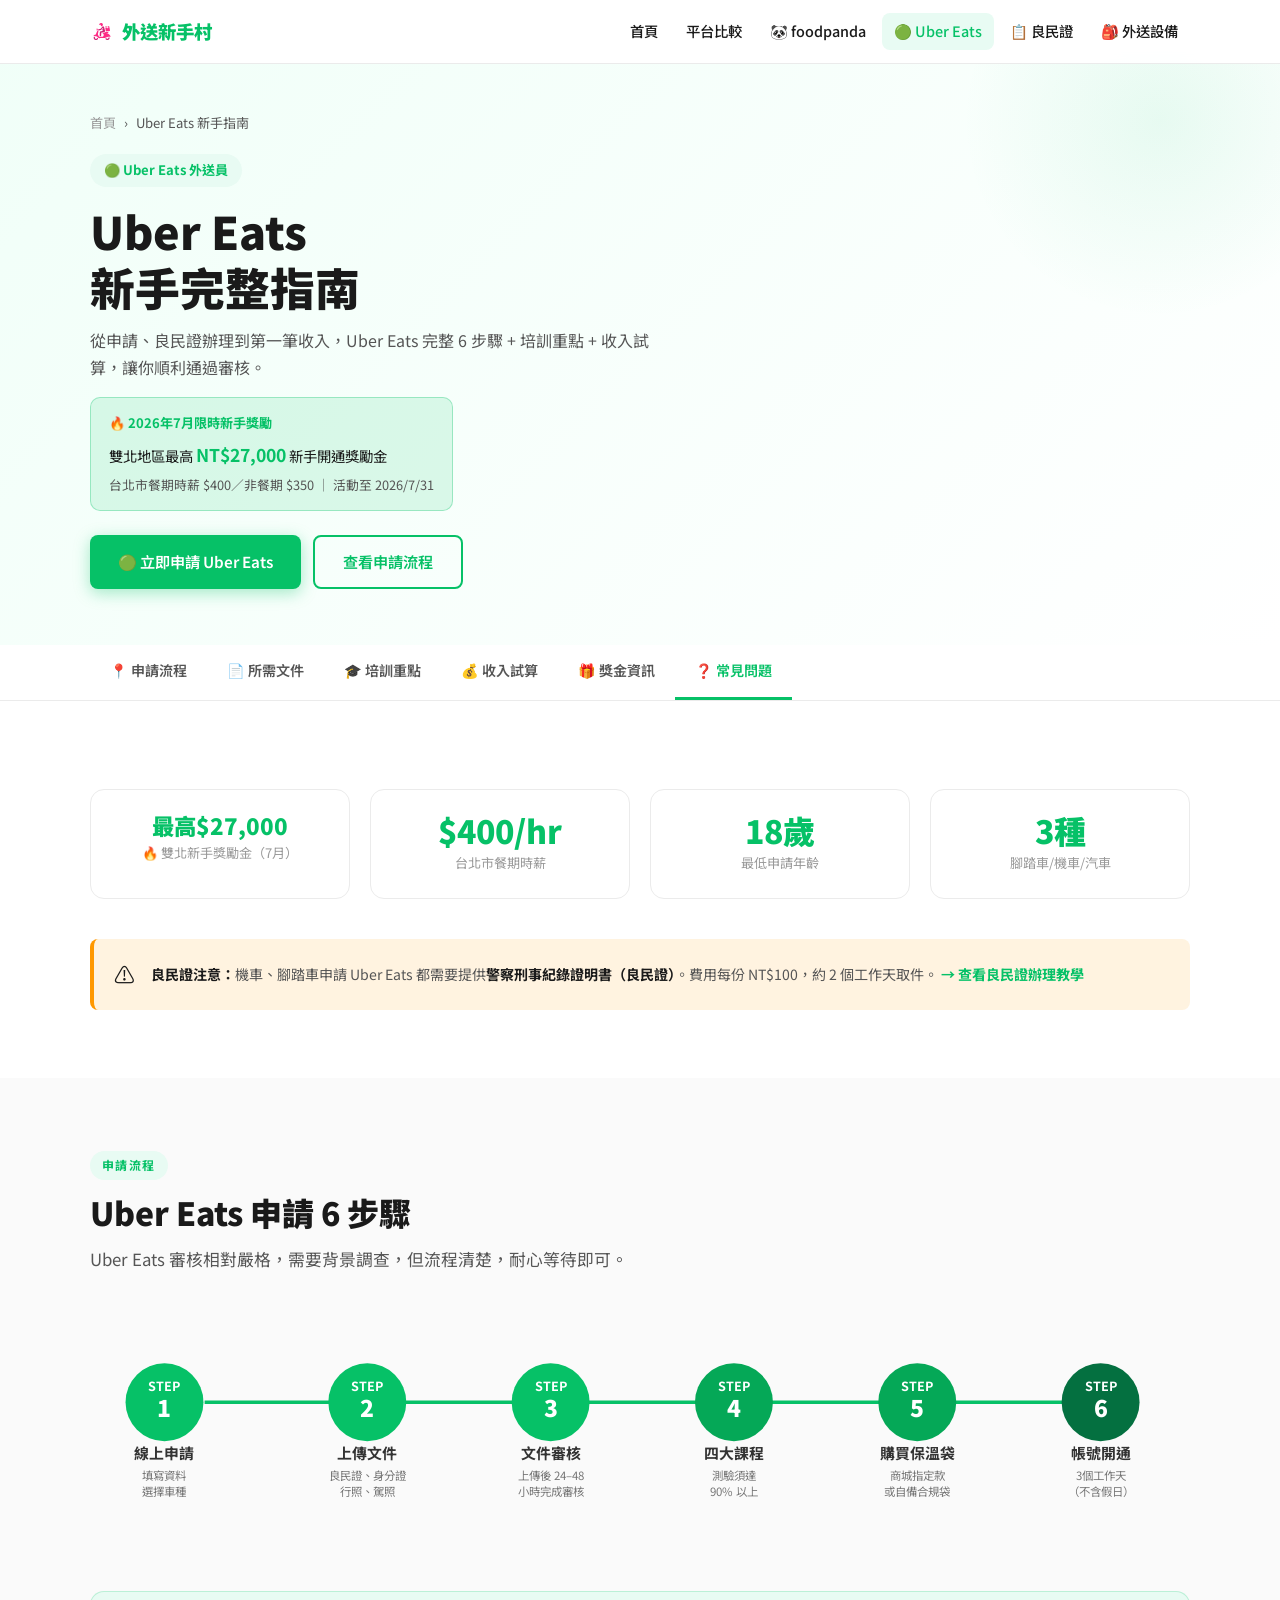
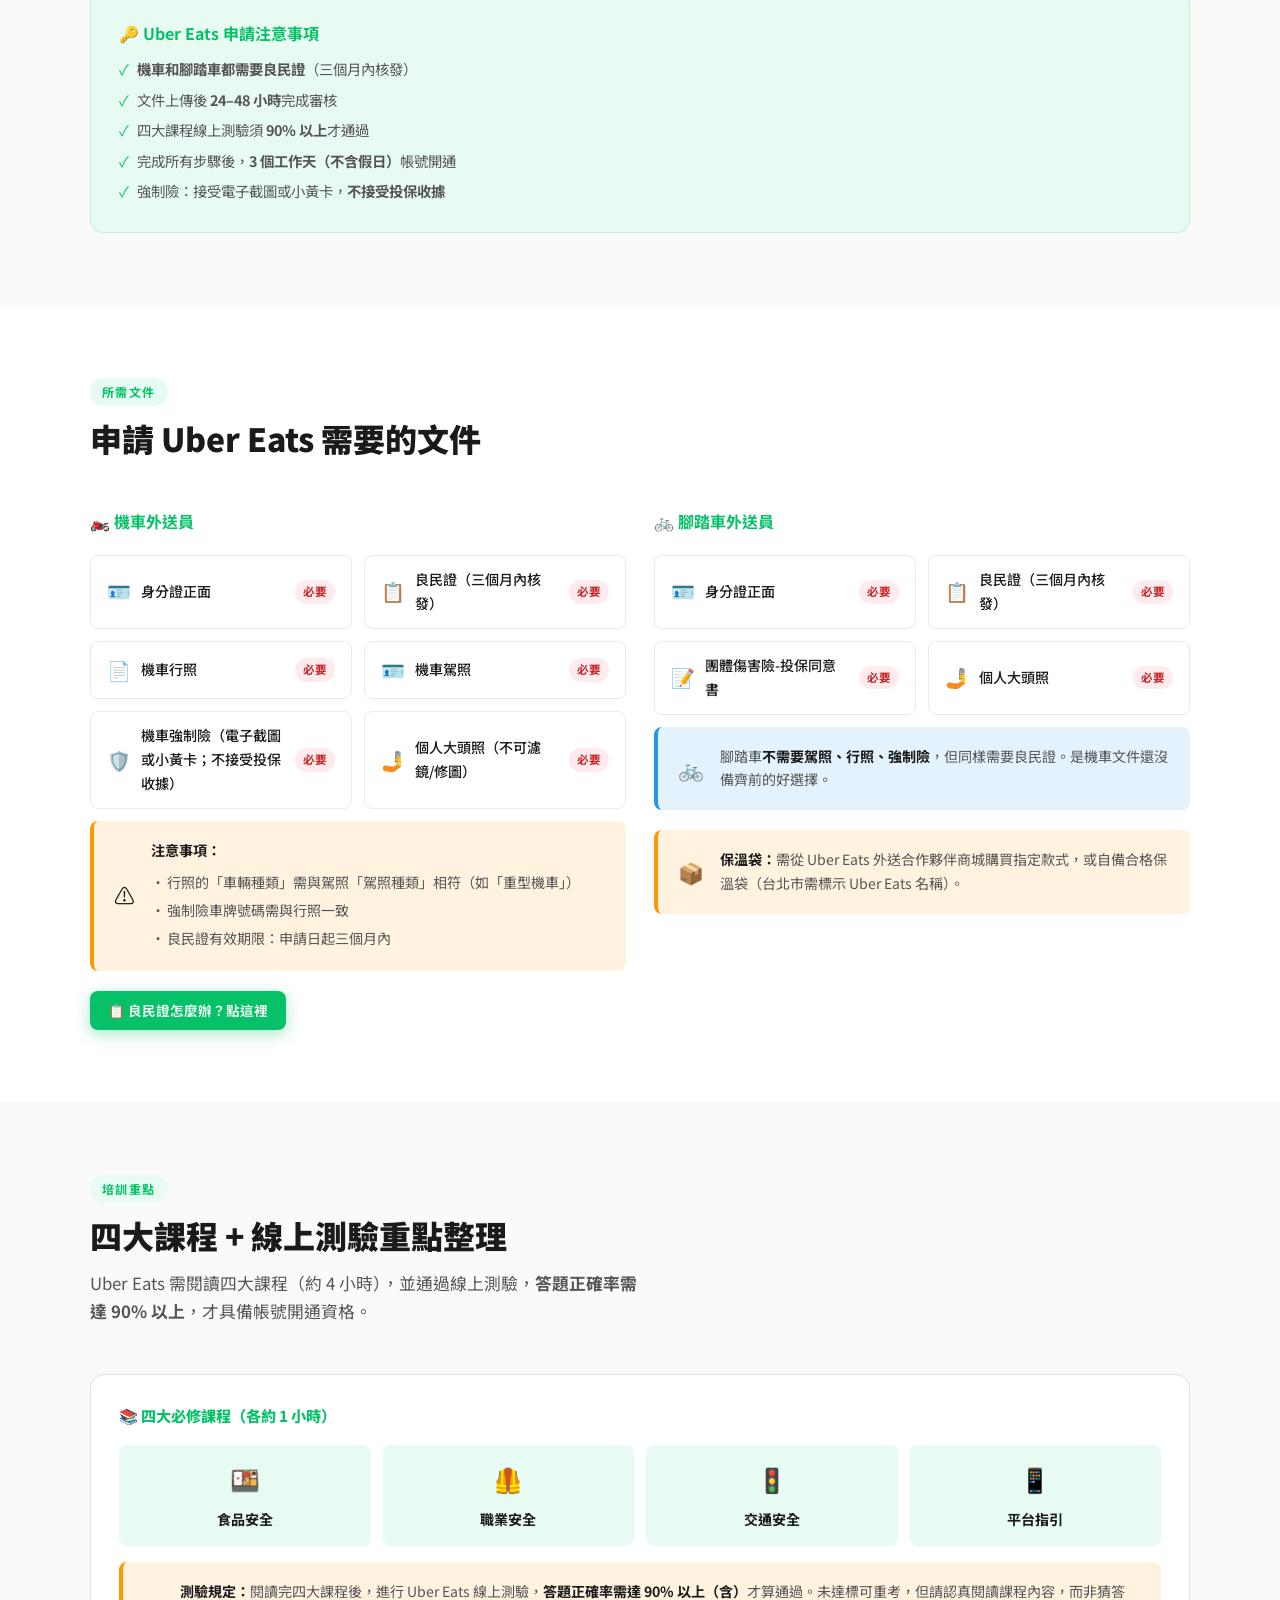
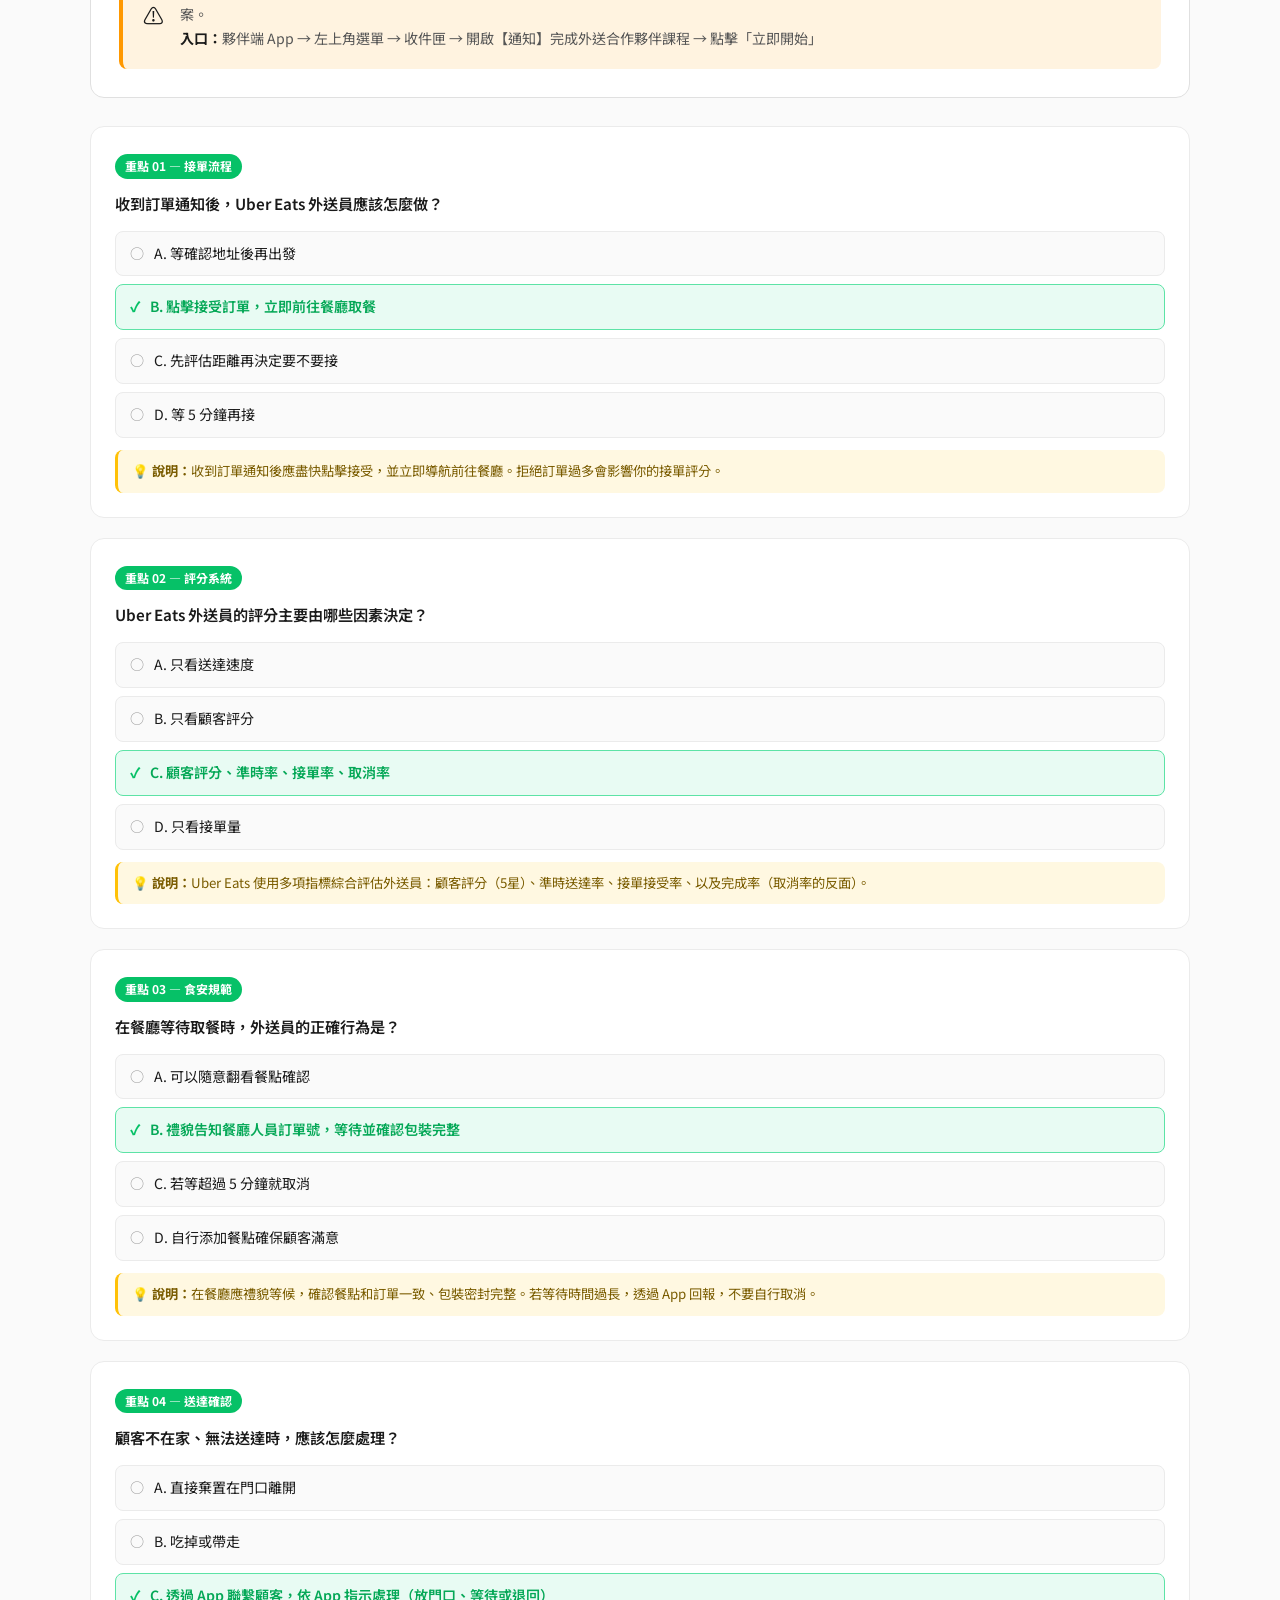
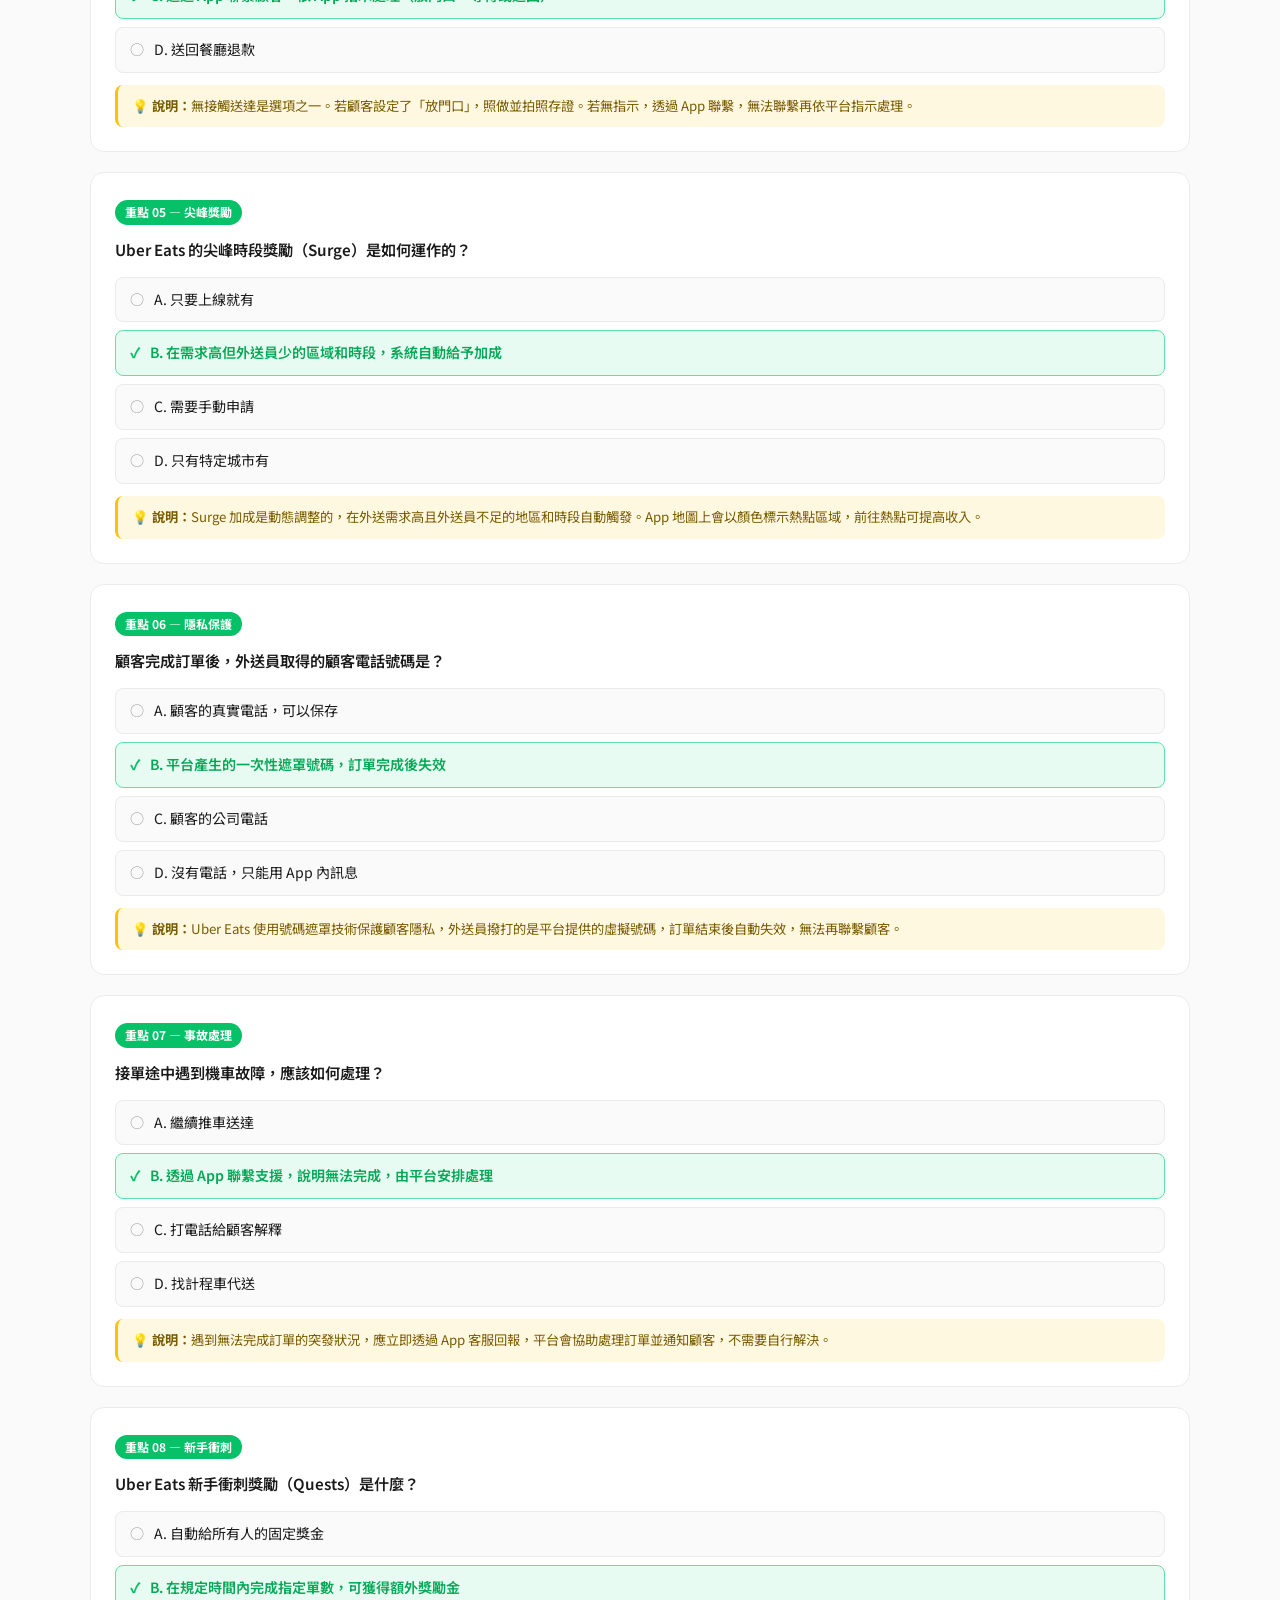
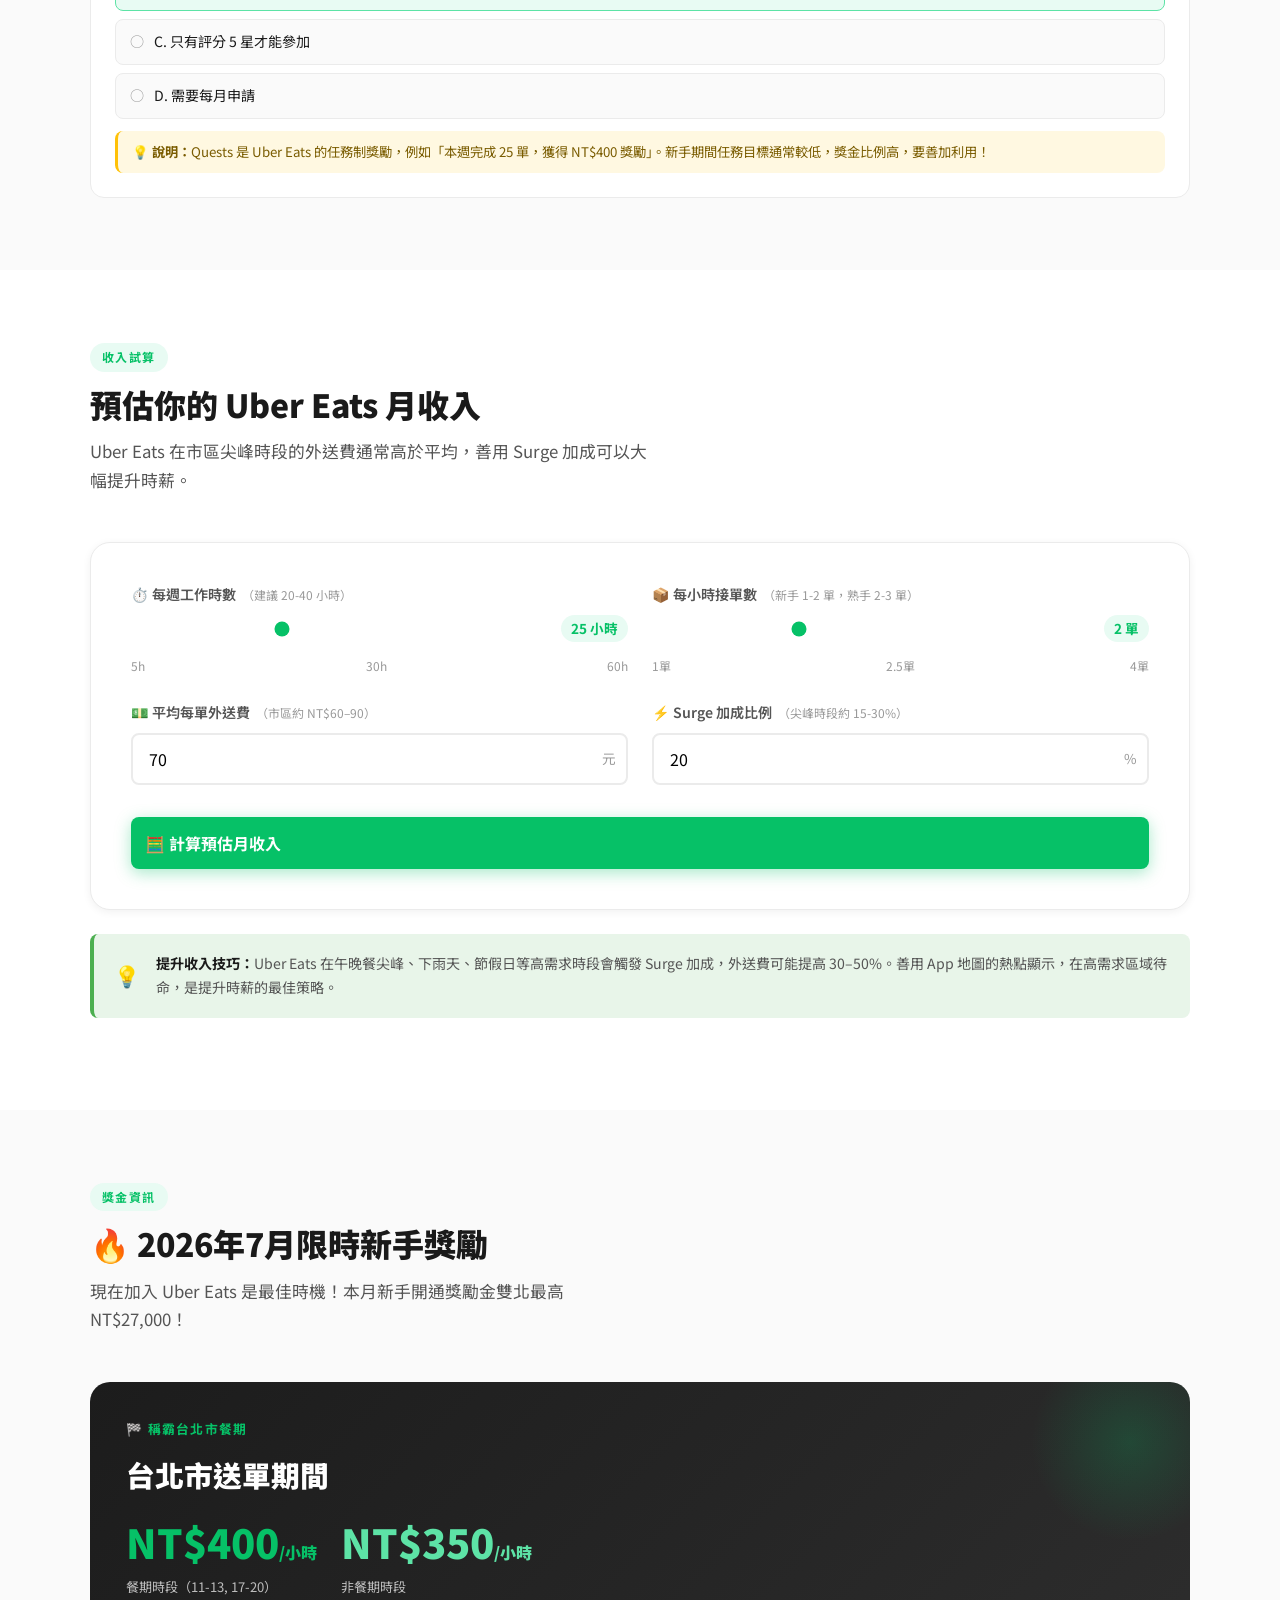
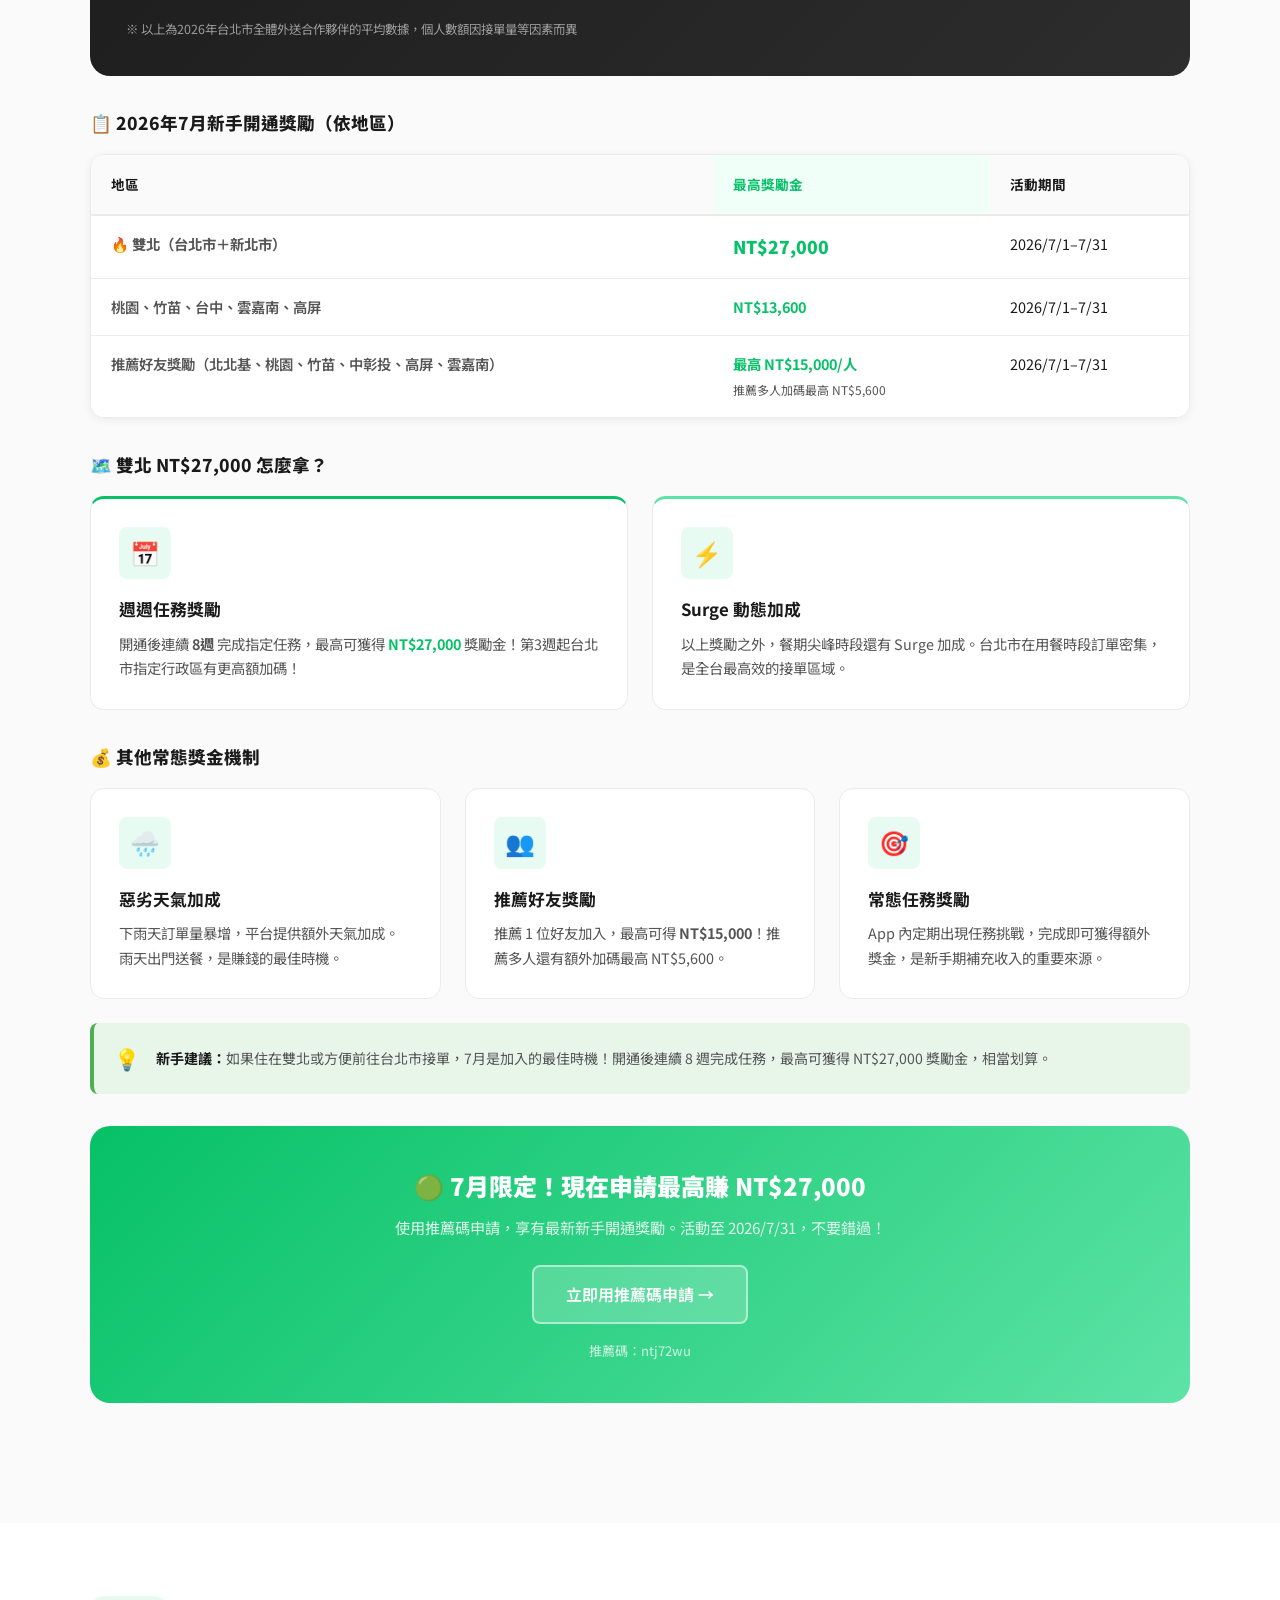
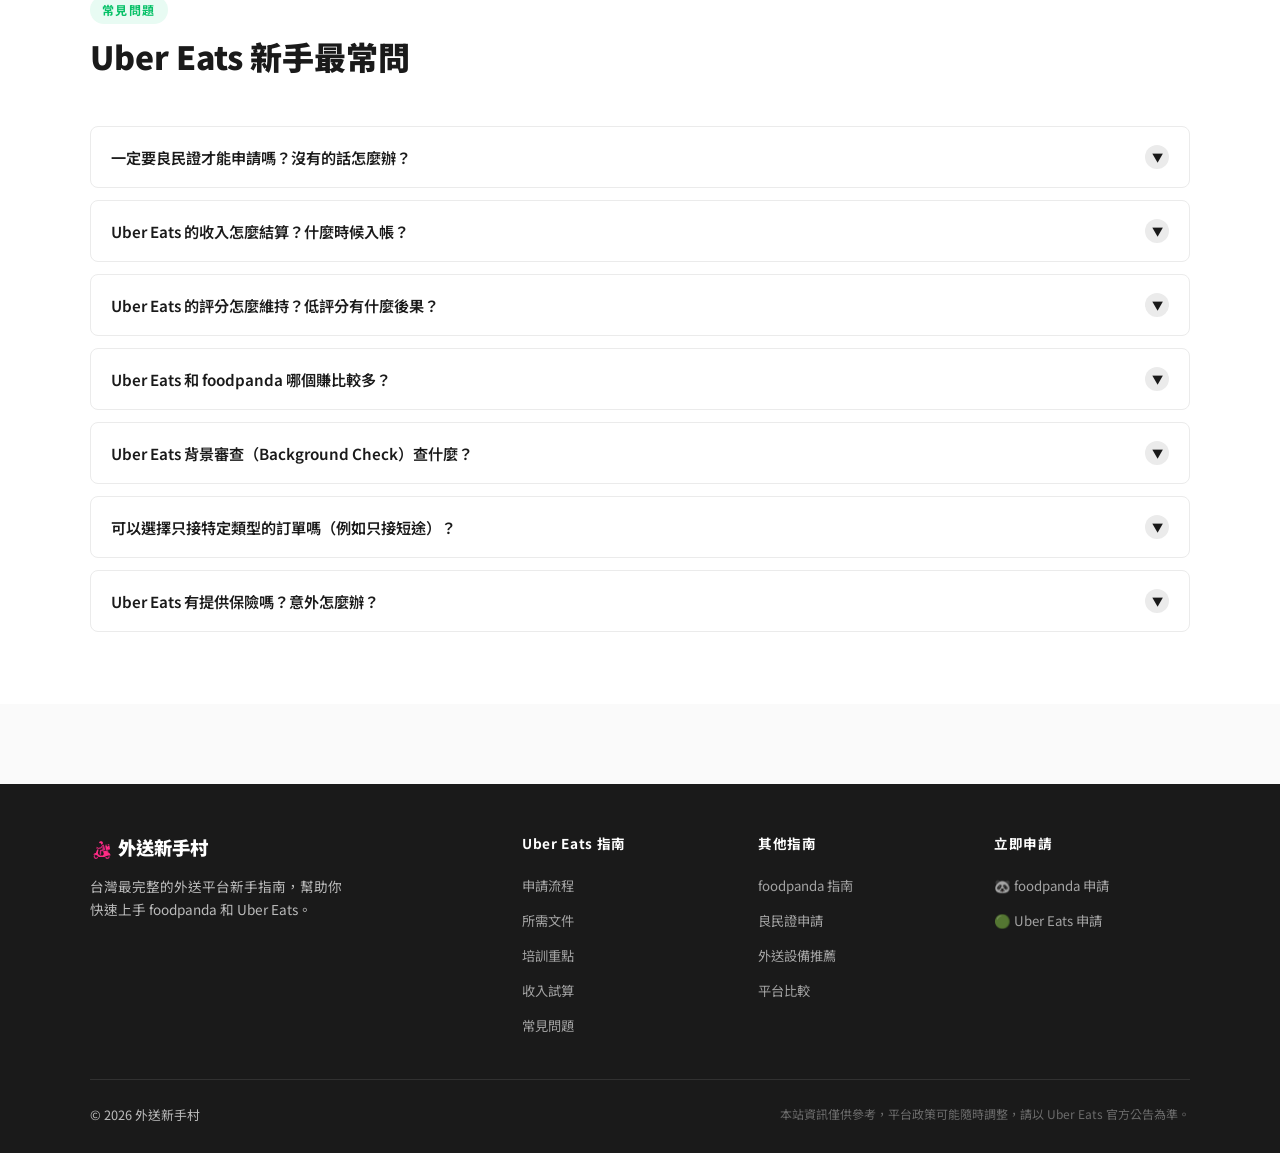
<file: ubereats.html>
<!DOCTYPE html>
<html lang="zh-TW">
<head>
  <meta charset="UTF-8" />
  <!-- Google tag (gtag.js) -->
  <script async src="https://www.googletagmanager.com/gtag/js?id=G-LMV4PQFQ3M"></script>
  <script>
    window.dataLayer = window.dataLayer || [];
    function gtag(){dataLayer.push(arguments);}
    gtag('js', new Date());
    gtag('config', 'G-LMV4PQFQ3M');
  </script>
  <meta name="viewport" content="width=device-width, initial-scale=1.0" />
  <title>Uber Eats 新手指南 — 外送新手村</title>
  <meta name="description" content="Uber Eats 外送員完整新手指南：申請流程、良民證辦理、培訓重點、收入試算機、常見問題FAQ。" />
  <!-- Open Graph -->
  <meta property="og:type" content="website" />
  <meta property="og:site_name" content="外送新手村" />
  <meta property="og:locale" content="zh_TW" />
  <meta property="og:url" content="https://huskyomega.github.io/delivery-noob/ubereats.html" />
  <meta property="og:title" content="Uber Eats 新手指南 — 外送新手村" />
  <meta property="og:description" content="Uber Eats 外送員完整新手指南：申請流程、良民證辦理、培訓重點、收入試算機、常見問題FAQ。" />
  <meta property="og:image" content="https://huskyomega.github.io/delivery-noob/images/preview.png" />
  <!-- Twitter Card -->
  <meta name="twitter:card" content="summary_large_image" />
  <meta name="twitter:title" content="Uber Eats 新手指南 — 外送新手村" />
  <meta name="twitter:description" content="Uber Eats 外送員完整新手指南：申請流程、良民證辦理、培訓重點、收入試算機、常見問題FAQ。" />
  <meta name="twitter:image" content="https://huskyomega.github.io/delivery-noob/images/preview.png" />
  <link rel="canonical" href="https://huskyomega.github.io/delivery-noob/ubereats.html" />
  <meta name="robots" content="index, follow" />
  <link rel="icon" type="image/svg+xml" href="favicon.svg" />
  <link rel="stylesheet" href="css/style.css" />
  <script type="application/ld+json">
  {
    "@context": "https://schema.org",
    "@graph": [
      {
        "@type": "WebPage",
        "@id": "https://huskyomega.github.io/delivery-noob/ubereats.html#webpage",
        "url": "https://huskyomega.github.io/delivery-noob/ubereats.html",
        "name": "Uber Eats 新手指南 — 外送新手村",
        "description": "Uber Eats 外送員完整新手指南：申請流程、良民證辦理、培訓重點、收入試算機、常見問題FAQ。",
        "inLanguage": "zh-TW",
        "isPartOf": { "@id": "https://huskyomega.github.io/delivery-noob/#website" },
        "breadcrumb": {
          "@type": "BreadcrumbList",
          "itemListElement": [
            { "@type": "ListItem", "position": 1, "name": "首頁", "item": "https://huskyomega.github.io/delivery-noob/" },
            { "@type": "ListItem", "position": 2, "name": "Uber Eats 新手指南", "item": "https://huskyomega.github.io/delivery-noob/ubereats.html" }
          ]
        }
      },
      {
        "@type": "FAQPage",
        "mainEntity": [
          {
            "@type": "Question",
            "name": "申請 Uber Eats 外送員一定要良民證嗎？",
            "acceptedAnswer": {
              "@type": "Answer",
              "text": "是的，機車和腳踏車都需要良民證（警察刑事紀錄證明書）。Uber Eats 要求提供三個月內核發的良民證。辦理費用每份NT$100，處理約2個工作天。"
            }
          },
          {
            "@type": "Question",
            "name": "Uber Eats 的收入怎麼結算？什麼時候入帳？",
            "acceptedAnswer": {
              "@type": "Answer",
              "text": "Uber Eats 採每週結算一次，結算週期為週一至週日，通常於次週入帳。可在 Uber Driver App 的「收入」頁面查看本週及歷史明細。"
            }
          },
          {
            "@type": "Question",
            "name": "Uber Eats 的評分怎麼維持？低評分有什麼後果？",
            "acceptedAnswer": {
              "@type": "Answer",
              "text": "Uber Eats 使用5星評分系統。準時送達是最重要的技巧，確保包裝完整、食物不翻倒。評分若持續低於4.7可能收到警告，嚴重時帳號暫停。"
            }
          },
          {
            "@type": "Question",
            "name": "Uber Eats 和 foodpanda 哪個賺比較多？",
            "acceptedAnswer": {
              "@type": "Answer",
              "text": "取決於工作區域和時段。Uber Eats 在市區尖峰時段收入可能更高，單筆金額通常較大；foodpanda 訂單量通常更多，適合追求接單量的策略。最佳方式是兩個都申請，根據當天情況選擇上線。"
            }
          },
          {
            "@type": "Question",
            "name": "Uber Eats 背景審查查什麼？",
            "acceptedAnswer": {
              "@type": "Answer",
              "text": "Uber Eats 背景審查包含：身份核實（比對身分證資料）、犯罪紀錄查核（需良民證）、駕駛紀錄查核（機車/汽車）。一般沒有重大犯罪紀錄的人都能通過，整個審查約需3至7個工作天。"
            }
          },
          {
            "@type": "Question",
            "name": "Uber Eats 有提供保險嗎？",
            "acceptedAnswer": {
              "@type": "Answer",
              "text": "Uber Eats 在接單狀態下提供意外保險，涵蓋接單途中的人身意外及特定情況下的車輛損壞。注意離線狀態（未接單）不在保險範圍內。建議同時投保個人意外險提供更完整保障。"
            }
          }
        ]
      }
    ]
  }
  </script>
  <style>
    :root { --pink: #06C167; --pink-light: #5de3a6; --pink-lighter: #e8fbf3; --pink-dark: #05a857; }
    .page-hero { background: linear-gradient(135deg, #f0fff8 0%, #fff 100%); }
    .page-hero-badge { background: #e8fbf3; color: #06C167; }
    .section-label { color: #06C167; background: #e8fbf3; }
    .hero-badge { background: #e8fbf3; color: #06C167; }
    .stat-box .stat-num { color: #06C167; }
    .calc-result .result-amount { color: #06C167; }
    .calc-result { background: linear-gradient(135deg,#e8fbf3,#fff); border-color:#5de3a6; }
    .calc-input:focus { border-color: #06C167; }
    .bd-num { color: #06C167 !important; }
    .referral-banner { background: linear-gradient(135deg,#06C167,#5de3a6); }
    .highlight-box h4 { color: #06C167; }
    .highlight-box { background: #e8fbf3; border-color: rgba(6,193,103,.2); }
    .text-pink { color: #06C167; }
    .btn-primary { background: #06C167; box-shadow: 0 4px 16px rgba(6,193,103,.35); }
    .btn-primary:hover { background: #05a857; }
    .btn-outline { border-color: #06C167; color: #06C167; }
    .btn-outline:hover { background: #e8fbf3; }
    .step-circle { background: #06C167; box-shadow: 0 4px 16px rgba(6,193,103,.3); }
    .faq-question.active { color: #06C167; background: #e8fbf3; }
    .faq-question.active .faq-icon { background: #06C167; }
    .card-icon { background: #e8fbf3; }
    .info-box.pink { background: #e8fbf3; border-color: #06C167; }
    .anchor-nav a:hover { color: #06C167; border-color: #06C167; }
    .anchor-nav a.active-anchor { color: #06C167; border-color: #06C167; }
    .range-val { background: #e8fbf3; color: #06C167; }
    input[type=range] { accent-color: #06C167; }
    .doc-item.required::after { background: #ffebee; color: #c62828; }
    .exam-q-num { background: #06C167; }
    .footer-col ul li a:hover { color: #06C167; }
    .nav-menu li a:hover, .nav-menu li a.active { background: #e8fbf3; color: #06C167; }
    .nav-logo { color: #06C167; }
  </style>
</head>
<body>

<!-- ========== NAVBAR ========== -->
<nav class="navbar" id="navbar">
  <div class="container">
    <a href="index.html" class="nav-logo">
      <img src="images/hero-scooter.svg" alt="" class="logo-icon-img" /> 外送新手村
    </a>
    <button class="nav-toggle" id="navToggle" aria-label="選單">
      <span></span><span></span><span></span>
    </button>
    <ul class="nav-menu" id="navMenu">
      <li><a href="index.html">首頁</a></li>
      <li><a href="index.html#compare">平台比較</a></li>
      <li><a href="foodpanda.html">🐼 foodpanda</a></li>
      <li><a href="ubereats.html" class="active">🟢 Uber Eats</a></li>
      <li><a href="goodbehavior.html">📋 良民證</a></li>
      <li><a href="equipment.html">🎒 外送設備</a></li>
    </ul>
  </div>
</nav>

<!-- ========== PAGE HERO ========== -->
<section class="page-hero ue-hero">
  <div class="container">
    <div class="breadcrumb">
      <a href="index.html">首頁</a>
      <span>›</span>
      <span>Uber Eats 新手指南</span>
    </div>
    <div class="page-hero-badge">🟢 Uber Eats 外送員</div>
    <h1>Uber Eats<br>新手完整指南</h1>
    <p style="margin-top:12px;">從申請、良民證辦理到第一筆收入，Uber Eats 完整 6 步驟 + 培訓重點 + 收入試算，讓你順利通過審核。</p>
    <div style="margin-top:16px; background:rgba(6,193,103,.12); border:1px solid rgba(6,193,103,.3); border-radius:10px; padding:14px 18px; display:inline-block;">
      <div style="font-size:.82rem; font-weight:700; color:#06C167; margin-bottom:6px;">🔥 2026年7月限時新手獎勵</div>
      <div style="font-size:.9rem; color:#1a1a1a;">雙北地區最高 <strong style="color:#06C167; font-size:1.1rem;">NT$27,000</strong> 新手開通獎勵金</div>
      <div style="font-size:.8rem; color:#555; margin-top:4px;">台北市餐期時薪 $400／非餐期 $350 ｜ 活動至 2026/7/31</div>
    </div>
    <div style="margin-top:24px; display:flex; gap:12px; flex-wrap:wrap;">
      <a href="https://www.uber.com/signup/drive/deliver/?invite_code=ntj72wu" target="_blank" class="btn btn-primary">
        🟢 立即申請 Uber Eats
      </a>
      <a href="#flow" class="btn btn-outline">查看申請流程</a>
    </div>
  </div>
</section>

<!-- ========== ANCHOR NAV ========== -->
<div class="anchor-nav">
  <div class="container">
    <a href="#flow">📍 申請流程</a>
    <a href="#docs">📄 所需文件</a>
    <a href="#training">🎓 培訓重點</a>
    <a href="#calculator">💰 收入試算</a>
    <a href="#bonus">🎁 獎金資訊</a>
    <a href="#faq">❓ 常見問題</a>
  </div>
</div>

<!-- ========== STATS ========== -->
<section class="section-sm" style="background:#fff;">
  <div class="container">
    <div class="stats-row">
      <div class="stat-box">
        <div class="stat-num" style="font-size:1.4rem;">最高$27,000</div>
        <div class="stat-label">🔥 雙北新手獎勵金（7月）</div>
      </div>
      <div class="stat-box">
        <div class="stat-num">$400/hr</div>
        <div class="stat-label">台北市餐期時薪</div>
      </div>
      <div class="stat-box">
        <div class="stat-num">18歲</div>
        <div class="stat-label">最低申請年齡</div>
      </div>
      <div class="stat-box">
        <div class="stat-num">3種</div>
        <div class="stat-label">腳踏車/機車/汽車</div>
      </div>
    </div>

    <div class="info-box warning" style="margin-top:8px;">
      <div class="info-box-icon">⚠️</div>
      <div class="info-box-text">
        <strong>良民證注意：</strong>機車、腳踏車申請 Uber Eats 都需要提供<strong>警察刑事紀錄證明書（良民證）</strong>。費用每份 NT$100，約 2 個工作天取件。
        <a href="goodbehavior.html" style="color:#06C167; font-weight:700;">→ 查看良民證辦理教學</a>
      </div>
    </div>
  </div>
</section>

<!-- ========== FLOW ========== -->
<section class="section" id="flow" style="background:var(--bg);">
  <div class="container">
    <div class="section-title-block">
      <div class="section-label">申請流程</div>
      <h2 class="section-title">Uber Eats 申請 6 步驟</h2>
      <p class="section-subtitle">Uber Eats 審核相對嚴格，需要背景調查，但流程清楚，耐心等待即可。</p>
    </div>

    <!-- 步驟圖 SVG -->
    <div style="overflow-x:auto; margin-bottom:40px;">
      <svg viewBox="0 0 960 200" xmlns="http://www.w3.org/2000/svg" style="width:100%; min-width:600px; display:block;">
        <line x1="100" y1="70" x2="220" y2="70" stroke="#06C167" stroke-width="3"/>
        <line x1="260" y1="70" x2="380" y2="70" stroke="#06C167" stroke-width="3"/>
        <line x1="420" y1="70" x2="540" y2="70" stroke="#06C167" stroke-width="3"/>
        <line x1="580" y1="70" x2="700" y2="70" stroke="#06C167" stroke-width="3"/>
        <line x1="740" y1="70" x2="860" y2="70" stroke="#06C167" stroke-width="3"/>
        <polygon points="222,64 232,70 222,76" fill="#06C167"/>
        <polygon points="382,64 392,70 382,76" fill="#06C167"/>
        <polygon points="542,64 552,70 542,76" fill="#06C167"/>
        <polygon points="702,64 712,70 702,76" fill="#06C167"/>
        <polygon points="862,64 872,70 862,76" fill="#06C167"/>

        <circle cx="65" cy="70" r="34" fill="#06C167"/>
        <text x="65" y="60" text-anchor="middle" fill="white" font-size="11" font-weight="bold" font-family="Noto Sans TC,sans-serif">STEP</text>
        <text x="65" y="83" text-anchor="middle" fill="white" font-size="20" font-weight="900" font-family="Noto Sans TC,sans-serif">1</text>
        <text x="65" y="120" text-anchor="middle" fill="#333" font-size="13" font-weight="700" font-family="Noto Sans TC,sans-serif">線上申請</text>
        <text x="65" y="138" text-anchor="middle" fill="#777" font-size="10" font-family="Noto Sans TC,sans-serif">填寫資料</text>
        <text x="65" y="152" text-anchor="middle" fill="#777" font-size="10" font-family="Noto Sans TC,sans-serif">選擇車種</text>

        <circle cx="242" cy="70" r="34" fill="#06C167"/>
        <text x="242" y="60" text-anchor="middle" fill="white" font-size="11" font-weight="bold" font-family="Noto Sans TC,sans-serif">STEP</text>
        <text x="242" y="83" text-anchor="middle" fill="white" font-size="20" font-weight="900" font-family="Noto Sans TC,sans-serif">2</text>
        <text x="242" y="120" text-anchor="middle" fill="#333" font-size="13" font-weight="700" font-family="Noto Sans TC,sans-serif">上傳文件</text>
        <text x="242" y="138" text-anchor="middle" fill="#777" font-size="10" font-family="Noto Sans TC,sans-serif">良民證、身分證</text>
        <text x="242" y="152" text-anchor="middle" fill="#777" font-size="10" font-family="Noto Sans TC,sans-serif">行照、駕照</text>

        <circle cx="402" cy="70" r="34" fill="#06C167"/>
        <text x="402" y="60" text-anchor="middle" fill="white" font-size="11" font-weight="bold" font-family="Noto Sans TC,sans-serif">STEP</text>
        <text x="402" y="83" text-anchor="middle" fill="white" font-size="20" font-weight="900" font-family="Noto Sans TC,sans-serif">3</text>
        <text x="402" y="120" text-anchor="middle" fill="#333" font-size="13" font-weight="700" font-family="Noto Sans TC,sans-serif">文件審核</text>
        <text x="402" y="138" text-anchor="middle" fill="#777" font-size="10" font-family="Noto Sans TC,sans-serif">上傳後 24–48</text>
        <text x="402" y="152" text-anchor="middle" fill="#777" font-size="10" font-family="Noto Sans TC,sans-serif">小時完成審核</text>

        <circle cx="562" cy="70" r="34" fill="#05a857"/>
        <text x="562" y="60" text-anchor="middle" fill="white" font-size="11" font-weight="bold" font-family="Noto Sans TC,sans-serif">STEP</text>
        <text x="562" y="83" text-anchor="middle" fill="white" font-size="20" font-weight="900" font-family="Noto Sans TC,sans-serif">4</text>
        <text x="562" y="120" text-anchor="middle" fill="#333" font-size="13" font-weight="700" font-family="Noto Sans TC,sans-serif">四大課程</text>
        <text x="562" y="138" text-anchor="middle" fill="#777" font-size="10" font-family="Noto Sans TC,sans-serif">測驗須達</text>
        <text x="562" y="152" text-anchor="middle" fill="#777" font-size="10" font-family="Noto Sans TC,sans-serif">90% 以上</text>

        <circle cx="722" cy="70" r="34" fill="#05a857"/>
        <text x="722" y="60" text-anchor="middle" fill="white" font-size="11" font-weight="bold" font-family="Noto Sans TC,sans-serif">STEP</text>
        <text x="722" y="83" text-anchor="middle" fill="white" font-size="20" font-weight="900" font-family="Noto Sans TC,sans-serif">5</text>
        <text x="722" y="120" text-anchor="middle" fill="#333" font-size="13" font-weight="700" font-family="Noto Sans TC,sans-serif">購買保溫袋</text>
        <text x="722" y="138" text-anchor="middle" fill="#777" font-size="10" font-family="Noto Sans TC,sans-serif">商城指定款</text>
        <text x="722" y="152" text-anchor="middle" fill="#777" font-size="10" font-family="Noto Sans TC,sans-serif">或自備合規袋</text>

        <circle cx="882" cy="70" r="34" fill="#047040"/>
        <text x="882" y="60" text-anchor="middle" fill="white" font-size="11" font-weight="bold" font-family="Noto Sans TC,sans-serif">STEP</text>
        <text x="882" y="83" text-anchor="middle" fill="white" font-size="20" font-weight="900" font-family="Noto Sans TC,sans-serif">6</text>
        <text x="882" y="120" text-anchor="middle" fill="#333" font-size="13" font-weight="700" font-family="Noto Sans TC,sans-serif">帳號開通</text>
        <text x="882" y="138" text-anchor="middle" fill="#777" font-size="10" font-family="Noto Sans TC,sans-serif">3個工作天</text>
        <text x="882" y="152" text-anchor="middle" fill="#777" font-size="10" font-family="Noto Sans TC,sans-serif">（不含假日）</text>
      </svg>
    </div>

    <div class="highlight-box">
      <h4>🔑 Uber Eats 申請注意事項</h4>
      <ul style="font-size:.9rem; color:var(--text-sub); margin-top:8px; padding-left:0; list-style:none; display:flex; flex-direction:column; gap:6px;">
        <li style="padding-left:18px; position:relative;"><span style="position:absolute;left:0; color:#06C167;">✓</span><strong>機車和腳踏車都需要良民證</strong>（三個月內核發）</li>
        <li style="padding-left:18px; position:relative;"><span style="position:absolute;left:0; color:#06C167;">✓</span>文件上傳後 <strong>24–48 小時</strong>完成審核</li>
        <li style="padding-left:18px; position:relative;"><span style="position:absolute;left:0; color:#06C167;">✓</span>四大課程線上測驗須 <strong>90% 以上</strong>才通過</li>
        <li style="padding-left:18px; position:relative;"><span style="position:absolute;left:0; color:#06C167;">✓</span>完成所有步驟後，<strong>3 個工作天（不含假日）</strong>帳號開通</li>
        <li style="padding-left:18px; position:relative;"><span style="position:absolute;left:0; color:#06C167;">✓</span>強制險：接受電子截圖或小黃卡，<strong>不接受投保收據</strong></li>
      </ul>
    </div>
  </div>
</section>

<!-- ========== DOCS ========== -->
<section class="section" id="docs" style="background:#fff;">
  <div class="container">
    <div class="section-title-block">
      <div class="section-label">所需文件</div>
      <h2 class="section-title">申請 Uber Eats 需要的文件</h2>
    </div>

    <div class="grid-2" style="gap:28px; align-items:start;">
      <div>
        <h3 style="font-size:1rem; font-weight:700; margin-bottom:16px; color:#06C167;">🏍️ 機車外送員</h3>
        <div class="doc-checklist">
          <div class="doc-item required"><span class="doc-icon">🪪</span> 身分證正面</div>
          <div class="doc-item required"><span class="doc-icon">📋</span> 良民證（三個月內核發）</div>
          <div class="doc-item required"><span class="doc-icon">📄</span> 機車行照</div>
          <div class="doc-item required"><span class="doc-icon">🪪</span> 機車駕照</div>
          <div class="doc-item required"><span class="doc-icon">🛡️</span> 機車強制險（電子截圖或小黃卡；不接受投保收據）</div>
          <div class="doc-item required"><span class="doc-icon">🤳</span> 個人大頭照（不可濾鏡/修圖）</div>
        </div>
        <div class="info-box warning" style="margin-top:12px;">
          <div class="info-box-icon">⚠️</div>
          <div class="info-box-text">
            <strong>注意事項：</strong><ul style="margin-top:6px; padding-left:0; list-style:none;">
              <li style="padding:2px 0 2px 16px; position:relative;"><span style="position:absolute;left:0;">•</span>行照的「車輛種類」需與駕照「駕照種類」相符（如「重型機車」）</li>
              <li style="padding:2px 0 2px 16px; position:relative;"><span style="position:absolute;left:0;">•</span>強制險車牌號碼需與行照一致</li>
              <li style="padding:2px 0 2px 16px; position:relative;"><span style="position:absolute;left:0;">•</span>良民證有效期限：申請日起三個月內</li>
            </ul>
          </div>
        </div>
        <div style="margin-top:16px;">
          <a href="goodbehavior.html" class="btn btn-primary btn-sm">📋 良民證怎麼辦？點這裡</a>
        </div>
      </div>
      <div>
        <h3 style="font-size:1rem; font-weight:700; margin-bottom:16px; color:#06C167;">🚲 腳踏車外送員</h3>
        <div class="doc-checklist">
          <div class="doc-item required"><span class="doc-icon">🪪</span> 身分證正面</div>
          <div class="doc-item required"><span class="doc-icon">📋</span> 良民證（三個月內核發）</div>
          <div class="doc-item required"><span class="doc-icon">📝</span> 團體傷害險-投保同意書</div>
          <div class="doc-item required"><span class="doc-icon">🤳</span> 個人大頭照</div>
        </div>
        <div class="info-box info" style="margin-top:12px;">
          <div class="info-box-icon">🚲</div>
          <div class="info-box-text">腳踏車<strong>不需要駕照、行照、強制險</strong>，但同樣需要良民證。是機車文件還沒備齊前的好選擇。</div>
        </div>
        <div class="info-box warning" style="margin-top:8px;">
          <div class="info-box-icon">📦</div>
          <div class="info-box-text"><strong>保溫袋：</strong>需從 Uber Eats 外送合作夥伴商城購買指定款式，或自備合格保溫袋（台北市需標示 Uber Eats 名稱）。</div>
        </div>
      </div>
    </div>
  </div>
</section>

<!-- ========== TRAINING ========== -->
<section class="section" id="training" style="background:var(--bg);">
  <div class="container">
    <div class="section-title-block">
      <div class="section-label">培訓重點</div>
      <h2 class="section-title">四大課程 + 線上測驗重點整理</h2>
      <p class="section-subtitle">Uber Eats 需閱讀四大課程（約 4 小時），並通過線上測驗，<strong>答題正確率需達 90% 以上</strong>，才具備帳號開通資格。</p>
    </div>

    <div style="background:#fff; border-radius:var(--radius-md); border:1px solid #e0e0e0; padding:28px; margin-bottom:28px;">
      <h4 style="font-size:.95rem; font-weight:800; margin-bottom:16px; color:#06C167;">📚 四大必修課程（各約 1 小時）</h4>
      <div class="grid-4" style="gap:12px;">
        <div style="background:#e8fbf3; border-radius:var(--radius-sm); padding:14px; text-align:center;">
          <div style="font-size:1.5rem; margin-bottom:8px;">🍱</div>
          <div style="font-size:.88rem; font-weight:700;">食品安全</div>
        </div>
        <div style="background:#e8fbf3; border-radius:var(--radius-sm); padding:14px; text-align:center;">
          <div style="font-size:1.5rem; margin-bottom:8px;">🦺</div>
          <div style="font-size:.88rem; font-weight:700;">職業安全</div>
        </div>
        <div style="background:#e8fbf3; border-radius:var(--radius-sm); padding:14px; text-align:center;">
          <div style="font-size:1.5rem; margin-bottom:8px;">🚦</div>
          <div style="font-size:.88rem; font-weight:700;">交通安全</div>
        </div>
        <div style="background:#e8fbf3; border-radius:var(--radius-sm); padding:14px; text-align:center;">
          <div style="font-size:1.5rem; margin-bottom:8px;">📱</div>
          <div style="font-size:.88rem; font-weight:700;">平台指引</div>
        </div>
      </div>
      <div class="info-box warning" style="margin-top:16px; margin-bottom:0;">
        <div class="info-box-icon">⚠️</div>
        <div class="info-box-text">
          <strong>測驗規定：</strong>閱讀完四大課程後，進行 Uber Eats 線上測驗，<strong>答題正確率需達 90% 以上（含）</strong>才算通過。未達標可重考，但請認真閱讀課程內容，而非猜答案。<br>
          <strong>入口：</strong>夥伴端 App → 左上角選單 → 收件匣 → 開啟【通知】完成外送合作夥伴課程 → 點擊「立即開始」
        </div>
      </div>
    </div>

    <div class="exam-grid">

      <div class="exam-card">
        <div class="exam-q-num green">重點 01 — 接單流程</div>
        <div class="exam-q">收到訂單通知後，Uber Eats 外送員應該怎麼做？</div>
        <div class="exam-options">
          <div class="exam-option">A. 等確認地址後再出發</div>
          <div class="exam-option correct">B. 點擊接受訂單，立即前往餐廳取餐</div>
          <div class="exam-option">C. 先評估距離再決定要不要接</div>
          <div class="exam-option">D. 等 5 分鐘再接</div>
        </div>
        <div class="exam-explain">收到訂單通知後應盡快點擊接受，並立即導航前往餐廳。拒絕訂單過多會影響你的接單評分。</div>
      </div>

      <div class="exam-card">
        <div class="exam-q-num green">重點 02 — 評分系統</div>
        <div class="exam-q">Uber Eats 外送員的評分主要由哪些因素決定？</div>
        <div class="exam-options">
          <div class="exam-option">A. 只看送達速度</div>
          <div class="exam-option">B. 只看顧客評分</div>
          <div class="exam-option correct">C. 顧客評分、準時率、接單率、取消率</div>
          <div class="exam-option">D. 只看接單量</div>
        </div>
        <div class="exam-explain">Uber Eats 使用多項指標綜合評估外送員：顧客評分（5星）、準時送達率、接單接受率、以及完成率（取消率的反面）。</div>
      </div>

      <div class="exam-card">
        <div class="exam-q-num green">重點 03 — 食安規範</div>
        <div class="exam-q">在餐廳等待取餐時，外送員的正確行為是？</div>
        <div class="exam-options">
          <div class="exam-option">A. 可以隨意翻看餐點確認</div>
          <div class="exam-option correct">B. 禮貌告知餐廳人員訂單號，等待並確認包裝完整</div>
          <div class="exam-option">C. 若等超過 5 分鐘就取消</div>
          <div class="exam-option">D. 自行添加餐點確保顧客滿意</div>
        </div>
        <div class="exam-explain">在餐廳應禮貌等候，確認餐點和訂單一致、包裝密封完整。若等待時間過長，透過 App 回報，不要自行取消。</div>
      </div>

      <div class="exam-card">
        <div class="exam-q-num green">重點 04 — 送達確認</div>
        <div class="exam-q">顧客不在家、無法送達時，應該怎麼處理？</div>
        <div class="exam-options">
          <div class="exam-option">A. 直接棄置在門口離開</div>
          <div class="exam-option">B. 吃掉或帶走</div>
          <div class="exam-option correct">C. 透過 App 聯繫顧客，依 App 指示處理（放門口、等待或退回）</div>
          <div class="exam-option">D. 送回餐廳退款</div>
        </div>
        <div class="exam-explain">無接觸送達是選項之一。若顧客設定了「放門口」，照做並拍照存證。若無指示，透過 App 聯繫，無法聯繫再依平台指示處理。</div>
      </div>

      <div class="exam-card">
        <div class="exam-q-num green">重點 05 — 尖峰獎勵</div>
        <div class="exam-q">Uber Eats 的尖峰時段獎勵（Surge）是如何運作的？</div>
        <div class="exam-options">
          <div class="exam-option">A. 只要上線就有</div>
          <div class="exam-option correct">B. 在需求高但外送員少的區域和時段，系統自動給予加成</div>
          <div class="exam-option">C. 需要手動申請</div>
          <div class="exam-option">D. 只有特定城市有</div>
        </div>
        <div class="exam-explain">Surge 加成是動態調整的，在外送需求高且外送員不足的地區和時段自動觸發。App 地圖上會以顏色標示熱點區域，前往熱點可提高收入。</div>
      </div>

      <div class="exam-card">
        <div class="exam-q-num green">重點 06 — 隱私保護</div>
        <div class="exam-q">顧客完成訂單後，外送員取得的顧客電話號碼是？</div>
        <div class="exam-options">
          <div class="exam-option">A. 顧客的真實電話，可以保存</div>
          <div class="exam-option correct">B. 平台產生的一次性遮罩號碼，訂單完成後失效</div>
          <div class="exam-option">C. 顧客的公司電話</div>
          <div class="exam-option">D. 沒有電話，只能用 App 內訊息</div>
        </div>
        <div class="exam-explain">Uber Eats 使用號碼遮罩技術保護顧客隱私，外送員撥打的是平台提供的虛擬號碼，訂單結束後自動失效，無法再聯繫顧客。</div>
      </div>

      <div class="exam-card">
        <div class="exam-q-num green">重點 07 — 事故處理</div>
        <div class="exam-q">接單途中遇到機車故障，應該如何處理？</div>
        <div class="exam-options">
          <div class="exam-option">A. 繼續推車送達</div>
          <div class="exam-option correct">B. 透過 App 聯繫支援，說明無法完成，由平台安排處理</div>
          <div class="exam-option">C. 打電話給顧客解釋</div>
          <div class="exam-option">D. 找計程車代送</div>
        </div>
        <div class="exam-explain">遇到無法完成訂單的突發狀況，應立即透過 App 客服回報，平台會協助處理訂單並通知顧客，不需要自行解決。</div>
      </div>

      <div class="exam-card">
        <div class="exam-q-num green">重點 08 — 新手衝刺</div>
        <div class="exam-q">Uber Eats 新手衝刺獎勵（Quests）是什麼？</div>
        <div class="exam-options">
          <div class="exam-option">A. 自動給所有人的固定獎金</div>
          <div class="exam-option correct">B. 在規定時間內完成指定單數，可獲得額外獎勵金</div>
          <div class="exam-option">C. 只有評分 5 星才能參加</div>
          <div class="exam-option">D. 需要每月申請</div>
        </div>
        <div class="exam-explain">Quests 是 Uber Eats 的任務制獎勵，例如「本週完成 25 單，獲得 NT$400 獎勵」。新手期間任務目標通常較低，獎金比例高，要善加利用！</div>
      </div>

    </div>
  </div>
</section>

<!-- ========== CALCULATOR ========== -->
<section class="section" id="calculator" style="background:#fff;">
  <div class="container">
    <div class="section-title-block">
      <div class="section-label">收入試算</div>
      <h2 class="section-title">預估你的 Uber Eats 月收入</h2>
      <p class="section-subtitle">Uber Eats 在市區尖峰時段的外送費通常高於平均，善用 Surge 加成可以大幅提升時薪。</p>
    </div>

    <div class="calculator-box" id="ue-calc">
      <div class="calc-form">
        <div class="calc-group">
          <label class="calc-label">
            ⏱️ 每週工作時數
            <span class="tip">（建議 20-40 小時）</span>
          </label>
          <div style="display:flex; align-items:center; gap:12px; margin-bottom:6px;">
            <input type="range" id="ue-hours" class="calc-input" min="5" max="60" value="25" step="5" style="flex:1; accent-color:#06C167;">
            <span class="range-val" id="ue-hours-val" style="background:#e8fbf3;color:#06C167;">25 小時</span>
          </div>
          <div class="range-labels"><span>5h</span><span>30h</span><span>60h</span></div>
        </div>

        <div class="calc-group">
          <label class="calc-label">
            📦 每小時接單數
            <span class="tip">（新手 1-2 單，熟手 2-3 單）</span>
          </label>
          <div style="display:flex; align-items:center; gap:12px; margin-bottom:6px;">
            <input type="range" id="ue-orders" class="calc-input" min="1" max="4" value="2" step="0.5" style="flex:1; accent-color:#06C167;">
            <span class="range-val" id="ue-orders-val" style="background:#e8fbf3;color:#06C167;">2 單</span>
          </div>
          <div class="range-labels"><span>1單</span><span>2.5單</span><span>4單</span></div>
        </div>

        <div class="calc-group">
          <label class="calc-label">
            💵 平均每單外送費
            <span class="tip">（市區約 NT$60–90）</span>
          </label>
          <div class="calc-input-wrap">
            <input type="number" id="ue-avg-fee" class="calc-input" placeholder="例：70" min="30" max="200" value="70">
            <span class="unit">元</span>
          </div>
        </div>

        <div class="calc-group">
          <label class="calc-label">
            ⚡ Surge 加成比例
            <span class="tip">（尖峰時段約 15-30%）</span>
          </label>
          <div class="calc-input-wrap">
            <input type="number" id="ue-boost" class="calc-input" placeholder="例：20" min="0" max="100" value="20">
            <span class="unit">%</span>
          </div>
        </div>

        <div class="calc-group full">
          <button id="ue-calc-btn" class="btn btn-primary btn-calc">
            🧮 計算預估月收入
          </button>
        </div>
      </div>

      <div class="calc-result green-result" id="ue-result" style="display:none;">
        <div class="result-label">預估月收入</div>
        <div class="result-amount green" id="ue-monthly-income">NT$0</div>
        <div class="result-note" id="ue-annual-note">年收入約 NT$0</div>
        <div class="calc-breakdown">
          <div class="calc-breakdown-item">
            <div class="bd-num green" id="ue-weekly-orders">0 單</div>
            <div class="bd-label">每週接單數</div>
          </div>
          <div class="calc-breakdown-item">
            <div class="bd-num green" id="ue-weekly-income">$0</div>
            <div class="bd-label">每週收入（含Surge）</div>
          </div>
          <div class="calc-breakdown-item">
            <div class="bd-num green">×4.3</div>
            <div class="bd-label">週數換算月</div>
          </div>
        </div>
      </div>
    </div>

    <div class="info-box tip" style="margin-top:24px;">
      <div class="info-box-icon">💡</div>
      <div class="info-box-text">
        <strong>提升收入技巧：</strong>Uber Eats 在午晚餐尖峰、下雨天、節假日等高需求時段會觸發 Surge 加成，外送費可能提高 30–50%。善用 App 地圖的熱點顯示，在高需求區域待命，是提升時薪的最佳策略。
      </div>
    </div>
  </div>
</section>

<!-- ========== BONUS ========== -->
<section class="section" id="bonus" style="background:var(--bg);">
  <div class="container">
    <div class="section-title-block">
      <div class="section-label">獎金資訊</div>
      <h2 class="section-title">🔥 2026年7月限時新手獎勵</h2>
      <p class="section-subtitle">現在加入 Uber Eats 是最佳時機！本月新手開通獎勵金雙北最高 NT$27,000！</p>
    </div>

    <!-- 主打活動 Banner -->
    <div style="background:linear-gradient(135deg,#1c1c1c,#2d2d2d); border-radius:var(--radius-lg); padding:36px; color:#fff; margin-bottom:32px; position:relative; overflow:hidden;">
      <div style="position:absolute; top:-40px; right:-40px; width:200px; height:200px; background:radial-gradient(circle, rgba(6,193,103,.2), transparent 70%); border-radius:50%;"></div>
      <div style="font-size:.8rem; font-weight:700; color:#06C167; letter-spacing:.1em; text-transform:uppercase; margin-bottom:12px;">🏁 稱霸台北市餐期</div>
      <div style="font-size:1.8rem; font-weight:900; margin-bottom:8px;">台北市送單期間</div>
      <div style="display:flex; gap:24px; flex-wrap:wrap; margin-bottom:20px;">
        <div>
          <div style="font-size:2.5rem; font-weight:900; color:#06C167;">NT$400<span style="font-size:1rem;">/小時</span></div>
          <div style="font-size:.82rem; opacity:.7;">餐期時段（11-13, 17-20）</div>
        </div>
        <div>
          <div style="font-size:2.5rem; font-weight:900; color:#5de3a6;">NT$350<span style="font-size:1rem;">/小時</span></div>
          <div style="font-size:.82rem; opacity:.7;">非餐期時段</div>
        </div>
      </div>
      <div style="font-size:.78rem; opacity:.55;">※ 以上為2026年台北市全體外送合作夥伴的平均數據，個人數額因接單量等因素而異</div>
    </div>

    <!-- 7月活動表格 -->
    <h3 style="font-size:1.1rem; font-weight:800; margin-bottom:16px;">📋 2026年7月新手開通獎勵（依地區）</h3>
    <div class="compare-wrap" style="margin-bottom:32px;">
      <table class="compare-table" style="min-width:500px;">
        <thead>
          <tr>
            <th>地區</th>
            <th class="col-ue">最高獎勵金</th>
            <th>活動期間</th>
          </tr>
        </thead>
        <tbody>
          <tr>
            <td><strong>🔥 雙北（台北市＋新北市）</strong></td>
            <td style="color:#06C167; font-weight:900; font-size:1.1rem;">NT$27,000</td>
            <td>2026/7/1–7/31</td>
          </tr>
          <tr>
            <td>桃園、竹苗、台中、雲嘉南、高屏</td>
            <td style="color:#06C167; font-weight:700;">NT$13,600</td>
            <td>2026/7/1–7/31</td>
          </tr>
          <tr>
            <td>推薦好友獎勵（北北基、桃園、竹苗、中彰投、高屏、雲嘉南）</td>
            <td style="color:#06C167; font-weight:700;">最高 NT$15,000/人<br><small style="color:#555; font-weight:400;">推薦多人加碼最高 NT$5,600</small></td>
            <td>2026/7/1–7/31</td>
          </tr>
        </tbody>
      </table>
    </div>

    <!-- 雙北詳細任務拆解 -->
    <h3 style="font-size:1.1rem; font-weight:800; margin-bottom:16px;">🗺️ 雙北 NT$27,000 怎麼拿？</h3>
    <div class="grid-2" style="margin-bottom:32px;">
      <div class="card" style="border-top:3px solid #06C167;">
        <div class="card-icon green" style="font-size:1.5rem;">📅</div>
        <div class="card-title">週週任務獎勵</div>
        <div class="card-text">開通後連續 <strong>8週</strong> 完成指定任務，最高可獲得 <strong style="color:#06C167;">NT$27,000</strong> 獎勵金！第3週起台北市指定行政區有更高額加碼！</div>
      </div>
      <div class="card" style="border-top:3px solid #5de3a6;">
        <div class="card-icon green" style="font-size:1.5rem;">⚡</div>
        <div class="card-title">Surge 動態加成</div>
        <div class="card-text">以上獎勵之外，餐期尖峰時段還有 Surge 加成。台北市在用餐時段訂單密集，是全台最高效的接單區域。</div>
      </div>
    </div>

    <!-- 其他常態獎勵 -->
    <h3 style="font-size:1.1rem; font-weight:800; margin-bottom:16px;">💰 其他常態獎金機制</h3>
    <div class="grid-3">
      <div class="card">
        <div class="card-icon green">🌧️</div>
        <div class="card-title">惡劣天氣加成</div>
        <div class="card-text">下雨天訂單量暴增，平台提供額外天氣加成。雨天出門送餐，是賺錢的最佳時機。</div>
      </div>
      <div class="card">
        <div class="card-icon green">👥</div>
        <div class="card-title">推薦好友獎勵</div>
        <div class="card-text">推薦 1 位好友加入，最高可得 <strong>NT$15,000</strong>！推薦多人還有額外加碼最高 NT$5,600。</div>
      </div>
      <div class="card">
        <div class="card-icon green">🎯</div>
        <div class="card-title">常態任務獎勵</div>
        <div class="card-text">App 內定期出現任務挑戰，完成即可獲得額外獎金，是新手期補充收入的重要來源。</div>
      </div>
    </div>

    <div class="info-box tip" style="margin-top:24px;">
      <div class="info-box-icon">💡</div>
      <div class="info-box-text"><strong>新手建議：</strong>如果住在雙北或方便前往台北市接單，7月是加入的最佳時機！開通後連續 8 週完成任務，最高可獲得 NT$27,000 獎勵金，相當划算。</div>
    </div>

    <div class="referral-banner" style="margin-top:32px; background:linear-gradient(135deg,#06C167,#5de3a6);">
      <h3>🟢 7月限定！現在申請最高賺 NT$27,000</h3>
      <p>使用推薦碼申請，享有最新新手開通獎勵。活動至 2026/7/31，不要錯過！</p>
      <a href="https://www.uber.com/signup/drive/deliver/?invite_code=ntj72wu" target="_blank" class="btn">
        立即用推薦碼申請 →
      </a>
      <div class="referral-code">推薦碼：ntj72wu</div>
    </div>
  </div>
</section>

<!-- ========== FAQ ========== -->
<section class="section" id="faq" style="background:#fff;">
  <div class="container">
    <div class="section-title-block">
      <div class="section-label">常見問題</div>
      <h2 class="section-title">Uber Eats 新手最常問</h2>
    </div>

    <div class="faq-list">

      <div class="faq-item">
        <button class="faq-question">
          一定要良民證才能申請嗎？沒有的話怎麼辦？
          <span class="faq-icon">▼</span>
        </button>
        <div class="faq-answer">
          機車和腳踏車都需要良民證！官方要求提供<strong>三個月內核發</strong>的警察刑事紀錄證明書。<br><br>
          沒有良民證的處理方式：<ul>
            <li>先去辦良民證（每份 NT$100，約 2 個工作天可取件）</li>
            <li>辦好後再提交文件申請</li>
          </ul>
          <a href="goodbehavior.html" style="color:#06C167; font-weight:700;">→ 點這裡看良民證完整辦理流程</a>
        </div>
      </div>

      <div class="faq-item">
        <button class="faq-question">
          Uber Eats 的收入怎麼結算？什麼時候入帳？
          <span class="faq-icon">▼</span>
        </button>
        <div class="faq-answer">
          Uber Eats 採<strong>每週結算一次</strong>，結算週期為週一至週日，通常於次週入帳。<br><br>
          查看收入：<ul>
            <li>開啟 Uber Driver App</li>
            <li>點選「收入」查看本週、歷史明細</li>
            <li>可查看每單明細，包含基本費、Surge 加成、Quests 獎金</li>
          </ul>
        </div>
      </div>

      <div class="faq-item">
        <button class="faq-question">
          Uber Eats 的評分怎麼維持？低評分有什麼後果？
          <span class="faq-icon">▼</span>
        </button>
        <div class="faq-answer">
          Uber Eats 使用 5 星評分系統，顧客每次送達後可選擇評分。<br><br>
          提升評分技巧：<ul>
            <li>準時送達（最重要）</li>
            <li>確保包裝完整，食物不翻倒</li>
            <li>遇到問題主動透過 App 告知顧客</li>
            <li>送達後按下「已送達」並可附上照片</li>
          </ul>
          評分若持續低於標準（通常是 4.7 以下），可能收到警告，嚴重時帳號暫停。但只要服務態度好，一般很難掉到危險分數。
        </div>
      </div>

      <div class="faq-item">
        <button class="faq-question">
          Uber Eats 和 foodpanda 哪個賺比較多？
          <span class="faq-icon">▼</span>
        </button>
        <div class="faq-answer">
          這個問題很難一概而論，取決於你的工作區域和時段：<ul>
            <li><strong>Uber Eats</strong>：市區、尖峰時段、Surge 加成時收入可能更高，單筆金額通常較大</li>
            <li><strong>foodpanda</strong>：訂單量通常更多，適合追求接單量的策略</li>
          </ul>
          <strong>最佳策略</strong>：兩個都申請，根據當天情況（哪個平台訂單量多、哪個有加成）選擇上線，可以最大化收入。
        </div>
      </div>

      <div class="faq-item">
        <button class="faq-question">
          Uber Eats 背景審查（Background Check）查什麼？
          <span class="faq-icon">▼</span>
        </button>
        <div class="faq-answer">
          Uber Eats 的背景審查主要包含：<ul>
            <li>身份核實（比對身分證資料）</li>
            <li>犯罪紀錄查核（這就是需要良民證的原因）</li>
            <li>駕駛紀錄查核（機車/汽車）</li>
          </ul>
          一般沒有重大犯罪紀錄的人都能通過。整個背景審查約需 3–7 個工作天。
        </div>
      </div>

      <div class="faq-item">
        <button class="faq-question">
          可以選擇只接特定類型的訂單嗎（例如只接短途）？
          <span class="faq-icon">▼</span>
        </button>
        <div class="faq-answer">
          Uber Eats 沒有直接讓你只接短途或長途的篩選功能，但你可以：<ul>
            <li>收到訂單時查看地圖，若距離太遠可選擇不接（但會影響接單率）</li>
            <li>在訂單密集的市區待命，自然會以較短距離訂單為主</li>
            <li>設定自己的「結束點」（Destination Filter），App 會優先分配往那個方向的訂單</li>
          </ul>
        </div>
      </div>

      <div class="faq-item">
        <button class="faq-question">
          Uber Eats 有提供保險嗎？意外怎麼辦？
          <span class="faq-icon">▼</span>
        </button>
        <div class="faq-answer">
          Uber Eats 在<strong>接單狀態下</strong>提供意外保險，涵蓋範圍包括：<ul>
            <li>接單途中的人身意外</li>
            <li>特定情況下的車輛損壞</li>
          </ul>
          <strong>注意：</strong>保險在「離線狀態」（未接單）不生效。建議同時為自己投保個人意外險，提供更完整的保障。遇到事故後，除了報警，也要透過 Uber 平台回報事故以啟動保險流程。
        </div>
      </div>

    </div>
  </div>
</section>

<!-- ========== FOOTER ========== -->
<footer class="footer">
  <div class="container">
    <div class="footer-grid">
      <div class="footer-brand">
        <div class="logo-text"><img src="images/hero-scooter.svg" alt="" class="logo-icon-img" /> 外送新手村</div>
        <p>台灣最完整的外送平台新手指南，幫助你快速上手 foodpanda 和 Uber Eats。</p>
      </div>
      <div class="footer-col">
        <h4>Uber Eats 指南</h4>
        <ul>
          <li><a href="#flow">申請流程</a></li>
          <li><a href="#docs">所需文件</a></li>
          <li><a href="#training">培訓重點</a></li>
          <li><a href="#calculator">收入試算</a></li>
          <li><a href="#faq">常見問題</a></li>
        </ul>
      </div>
      <div class="footer-col">
        <h4>其他指南</h4>
        <ul>
          <li><a href="foodpanda.html">foodpanda 指南</a></li>
          <li><a href="goodbehavior.html">良民證申請</a></li>
          <li><a href="equipment.html">外送設備推薦</a></li>
          <li><a href="index.html#compare">平台比較</a></li>
        </ul>
      </div>
      <div class="footer-col">
        <h4>立即申請</h4>
        <ul>
          <li><a href="https://to.foodpanda.com/a/7eansg5" target="_blank">🐼 foodpanda 申請</a></li>
          <li><a href="https://www.uber.com/signup/drive/deliver/?invite_code=ntj72wu" target="_blank">🟢 Uber Eats 申請</a></li>
        </ul>
      </div>
    </div>
    <div class="footer-bottom">
      <div>© 2026 外送新手村</div>
      <div class="disclaimer">本站資訊僅供參考，平台政策可能隨時調整，請以 Uber Eats 官方公告為準。</div>
    </div>
  </div>
</footer>

<script src="js/jquery-3.7.1.min.js"></script>
<script src="js/script.js"></script>
<script>
$(function(){
  var $hr=$('#ue-hours'), $hv=$('#ue-hours-val');
  var $or=$('#ue-orders'), $ov=$('#ue-orders-val');
  $hr.on('input',function(){ $hv.text($(this).val()+' 小時'); });
  $or.on('input',function(){ $ov.text($(this).val()+' 單'); });

  $('#ue-calc-btn').on('click',function(){
    var h=parseFloat($hr.val())||0;
    var o=parseFloat($or.val())||0;
    var f=parseFloat($('#ue-avg-fee').val())||0;
    var b=parseFloat($('#ue-boost').val())||0;
    if(!f){ alert('請輸入平均每單外送費！'); return; }
    var wo=h*o;
    var wi=wo*f*(1+b/100);
    var mi=wi*4.3;
    var ai=mi*12;
    $('#ue-weekly-orders').text(Math.round(wo)+' 單');
    $('#ue-weekly-income').text('$'+Math.round(wi).toLocaleString());
    $('#ue-monthly-income').text('NT$'+Math.round(mi).toLocaleString());
    $('#ue-annual-note').text('年收入約 NT$'+Math.round(ai).toLocaleString());
    $('#ue-result').fadeIn(300);
  });
});
</script>
</body>
</html>
</file>
<file: css/style.css>
/* ============================================
   外送新手村 - 主樣式表
   Primary: foodpanda pink #FF2B85
   ============================================ */

@import url('https://fonts.googleapis.com/css2?family=Noto+Sans+TC:wght@300;400;500;600;700;900&display=swap');

/* ---------- CSS Variables ---------- */
:root {
  --pink:        #FF2B85;
  --pink-light:  #FF6BAE;
  --pink-lighter:#FFF0F6;
  --pink-dark:   #CC2068;
  --ue-green:    #06C167;
  --ue-dark:     #1C1C1C;
  --white:       #FFFFFF;
  --bg:          #FAFAFA;
  --bg-card:     #FFFFFF;
  --text:        #1A1A1A;
  --text-sub:    #555555;
  --text-muted:  #999999;
  --border:      #EBEBEB;
  --shadow-sm:   0 2px 8px rgba(0,0,0,.06);
  --shadow-md:   0 4px 20px rgba(0,0,0,.10);
  --shadow-pink: 0 4px 20px rgba(255,43,133,.20);
  --radius-sm:   8px;
  --radius-md:   14px;
  --radius-lg:   20px;
  --transition:  .25s ease;
  --container:   1140px;
  --nav-height:  64px;
}

/* ---------- Reset ---------- */
*, *::before, *::after { box-sizing: border-box; margin: 0; padding: 0; }
html { scroll-behavior: smooth; font-size: 16px; }
body {
  font-family: 'Noto Sans TC', 'PingFang TC', 'Microsoft JhengHei', sans-serif;
  background: var(--bg);
  color: var(--text);
  line-height: 1.7;
  -webkit-font-smoothing: antialiased;
}
img { max-width: 100%; display: block; }
a { color: var(--pink); text-decoration: none; transition: color var(--transition); }
a:hover { color: var(--pink-dark); }
ul { list-style: none; }
button { cursor: pointer; border: none; background: none; font-family: inherit; }

/* ---------- Utilities ---------- */
.container { max-width: var(--container); margin: 0 auto; padding: 0 20px; }
.section { padding: 72px 0; }
.section-sm { padding: 48px 0; }
.text-center { text-align: center; }
.text-pink { color: var(--pink); }
.text-green { color: var(--ue-green); }
.mt-8 { margin-top: 8px; }
.mt-16 { margin-top: 16px; }
.mt-24 { margin-top: 24px; }
.mt-32 { margin-top: 32px; }
.mb-8 { margin-bottom: 8px; }
.mb-16 { margin-bottom: 16px; }
.mb-32 { margin-bottom: 32px; }
.d-flex { display: flex; }
.align-center { align-items: center; }
.gap-16 { gap: 16px; }
.gap-24 { gap: 24px; }
.fw-bold { font-weight: 700; }
.hidden { display: none !important; }

/* ---------- Section Titles ---------- */
.section-label {
  display: inline-block;
  font-size: .75rem;
  font-weight: 700;
  letter-spacing: .12em;
  text-transform: uppercase;
  color: var(--pink);
  background: var(--pink-lighter);
  padding: 4px 12px;
  border-radius: 100px;
  margin-bottom: 12px;
}
.section-label.green {
  color: var(--ue-green);
  background: #E8FBF3;
}
.section-title {
  font-size: 2rem;
  font-weight: 900;
  line-height: 1.3;
  color: var(--text);
  margin-bottom: 12px;
}
.section-subtitle {
  font-size: 1.05rem;
  color: var(--text-sub);
  max-width: 560px;
}
.section-title-block { margin-bottom: 48px; }
.section-title-block.center { text-align: center; }
.section-title-block.center .section-subtitle { margin: 0 auto; }

/* ---------- Navbar ---------- */
.navbar {
  position: fixed;
  top: 0; left: 0; right: 0;
  height: var(--nav-height);
  background: rgba(255,255,255,.95);
  backdrop-filter: blur(10px);
  -webkit-backdrop-filter: blur(10px);
  border-bottom: 1px solid var(--border);
  z-index: 1000;
  transition: box-shadow var(--transition);
}
.navbar.scrolled { box-shadow: var(--shadow-md); }
.navbar .container {
  display: flex;
  align-items: center;
  justify-content: space-between;
  height: 100%;
}
.nav-logo {
  font-size: 1.15rem;
  font-weight: 900;
  color: var(--pink);
  display: flex;
  align-items: center;
  gap: 8px;
  white-space: nowrap;
}
.nav-logo .logo-icon { font-size: 1.4rem; }
.logo-icon-img { height: 1.3em; width: auto; vertical-align: middle; display: inline-block; }
.nav-menu {
  display: flex;
  align-items: center;
  gap: 4px;
}
.nav-menu li a {
  display: block;
  padding: 6px 12px;
  font-size: .9rem;
  font-weight: 500;
  color: var(--text);
  border-radius: var(--radius-sm);
  transition: background var(--transition), color var(--transition);
}
.nav-menu li a:hover,
.nav-menu li a.active {
  background: var(--pink-lighter);
  color: var(--pink);
}
.nav-menu li.nav-cta a {
  background: var(--pink);
  color: #fff;
  padding: 6px 16px;
}
.nav-menu li.nav-cta a:hover { background: var(--pink-dark); color: #fff; }

/* Hamburger */
.nav-toggle {
  display: none;
  flex-direction: column;
  gap: 5px;
  padding: 4px;
}
.nav-toggle span {
  display: block;
  width: 24px;
  height: 2px;
  background: var(--text);
  border-radius: 2px;
  transition: transform var(--transition), opacity var(--transition);
}
.nav-toggle.open span:nth-child(1) { transform: translateY(7px) rotate(45deg); }
.nav-toggle.open span:nth-child(2) { opacity: 0; }
.nav-toggle.open span:nth-child(3) { transform: translateY(-7px) rotate(-45deg); }

/* ---------- Hero ---------- */
.hero {
  min-height: 100vh;
  display: flex;
  align-items: center;
  padding-top: var(--nav-height);
  background: linear-gradient(135deg, #fff5f9 0%, #fff 50%, #f0fff8 100%);
  position: relative;
  overflow: hidden;
}
.hero::before {
  content: '';
  position: absolute;
  width: 600px; height: 600px;
  background: radial-gradient(circle, rgba(255,43,133,.08) 0%, transparent 70%);
  top: -100px; right: -100px;
  border-radius: 50%;
}
.hero::after {
  content: '';
  position: absolute;
  width: 400px; height: 400px;
  background: radial-gradient(circle, rgba(6,193,103,.06) 0%, transparent 70%);
  bottom: -80px; left: -80px;
  border-radius: 50%;
}
.hero-content { position: relative; z-index: 1; max-width: 680px; }
.hero-badge {
  display: inline-flex;
  align-items: center;
  gap: 8px;
  background: var(--pink-lighter);
  color: var(--pink);
  font-size: .85rem;
  font-weight: 600;
  padding: 6px 16px;
  border-radius: 100px;
  margin-bottom: 24px;
}
.hero h1 {
  font-size: clamp(2.2rem, 5vw, 3.4rem);
  font-weight: 900;
  line-height: 1.2;
  margin-bottom: 20px;
}
.hero h1 .highlight {
  color: var(--pink);
  position: relative;
}
.hero p {
  font-size: 1.1rem;
  color: var(--text-sub);
  margin-bottom: 36px;
  max-width: 520px;
}
.hero-actions { display: flex; gap: 16px; flex-wrap: wrap; }
.hero-stats {
  display: flex;
  gap: 32px;
  margin-top: 48px;
  flex-wrap: wrap;
}
.hero-stat { }
.hero-stat .num {
  font-size: 1.8rem;
  font-weight: 900;
  color: var(--pink);
  line-height: 1;
}
.hero-stat .label {
  font-size: .82rem;
  color: var(--text-muted);
  margin-top: 4px;
}

/* Hero Visual */
.hero-visual {
  position: relative;
  z-index: 1;
  display: flex;
  justify-content: center;
  align-items: center;
}
.hero-visual-inner {
  width: 340px;
  height: 340px;
  border-radius: 50%;
  background: linear-gradient(135deg, var(--pink-lighter), #fff);
  display: flex;
  align-items: center;
  justify-content: center;
  font-size: 8rem;
  box-shadow: var(--shadow-pink);
  animation: float 4s ease-in-out infinite;
}
@keyframes float {
  0%, 100% { transform: translateY(0); }
  50% { transform: translateY(-16px); }
}

/* ---------- Buttons ---------- */
.btn {
  display: inline-flex;
  align-items: center;
  gap: 8px;
  padding: 12px 28px;
  border-radius: var(--radius-sm);
  font-size: .95rem;
  font-weight: 600;
  transition: all var(--transition);
  white-space: nowrap;
}
.btn-primary {
  background: var(--pink);
  color: #fff;
  box-shadow: 0 4px 16px rgba(255,43,133,.35);
}
.btn-primary:hover {
  background: var(--pink-dark);
  color: #fff;
  transform: translateY(-2px);
  box-shadow: 0 6px 20px rgba(255,43,133,.45);
}
.btn-outline {
  border: 2px solid var(--pink);
  color: var(--pink);
}
.btn-outline:hover {
  background: var(--pink-lighter);
  color: var(--pink);
}
.btn-green {
  background: var(--ue-green);
  color: #fff;
  box-shadow: 0 4px 16px rgba(6,193,103,.35);
}
.btn-green:hover {
  background: #05a857;
  color: #fff;
  transform: translateY(-2px);
}
.btn-outline-green {
  border: 2px solid var(--ue-green);
  color: var(--ue-green);
}
.btn-outline-green:hover { background: #e8fbf3; }
.btn-lg { padding: 16px 36px; font-size: 1.05rem; border-radius: var(--radius-md); }
.btn-sm { padding: 8px 18px; font-size: .85rem; }

/* ---------- Cards ---------- */
.card {
  background: var(--bg-card);
  border-radius: var(--radius-md);
  border: 1px solid var(--border);
  padding: 28px;
  transition: box-shadow var(--transition), transform var(--transition);
}
.card:hover { box-shadow: var(--shadow-md); transform: translateY(-2px); }
.card-icon {
  width: 52px; height: 52px;
  border-radius: var(--radius-sm);
  background: var(--pink-lighter);
  display: flex; align-items: center; justify-content: center;
  font-size: 1.5rem;
  margin-bottom: 16px;
}
.card-icon.green { background: #E8FBF3; }
.card-title { font-size: 1.05rem; font-weight: 700; margin-bottom: 8px; }
.card-text { font-size: .9rem; color: var(--text-sub); }

/* Grid layouts */
.grid-2 { display: grid; grid-template-columns: repeat(2, 1fr); gap: 24px; }
.grid-3 { display: grid; grid-template-columns: repeat(3, 1fr); gap: 24px; }
.grid-4 { display: grid; grid-template-columns: repeat(4, 1fr); gap: 20px; }
.grid-auto { display: grid; grid-template-columns: repeat(auto-fit, minmax(260px, 1fr)); gap: 24px; }

/* ---------- Platform Compare ---------- */
.compare-wrap { overflow-x: auto; -webkit-overflow-scrolling: touch; border-radius: var(--radius-md); box-shadow: var(--shadow-sm); border: 1px solid var(--border); }
.compare-table { width: 100%; border-collapse: collapse; background: #fff; min-width: 600px; }
.compare-table th {
  padding: 18px 20px;
  font-size: .85rem;
  font-weight: 700;
  text-align: left;
  background: var(--bg);
  border-bottom: 2px solid var(--border);
}
.compare-table th.col-fp { background: #fff5f9; color: var(--pink); }
.compare-table th.col-ue { background: #f0fff8; color: var(--ue-green); }
.compare-table td {
  padding: 16px 20px;
  font-size: .9rem;
  vertical-align: top;
  border-bottom: 1px solid var(--border);
}
.compare-table tr:last-child td { border-bottom: none; }
.compare-table tr:hover td { background: var(--bg); }
.compare-table td:first-child { font-weight: 600; color: var(--text-sub); }
.compare-badge {
  display: inline-block;
  padding: 2px 10px;
  border-radius: 100px;
  font-size: .78rem;
  font-weight: 600;
}
.badge-pink { background: var(--pink-lighter); color: var(--pink); }
.badge-green { background: #E8FBF3; color: var(--ue-green); }
.badge-grey { background: #f5f5f5; color: #666; }

/* ---------- Platform Cards (index) ---------- */
.platform-cards { display: grid; grid-template-columns: 1fr 1fr; gap: 28px; margin-top: 48px; }
.platform-card {
  border-radius: var(--radius-lg);
  padding: 36px;
  color: #fff;
  position: relative;
  overflow: hidden;
  min-height: 280px;
  display: flex;
  flex-direction: column;
  justify-content: space-between;
}
.platform-card.fp { background: linear-gradient(135deg, var(--pink) 0%, #ff7bb5 100%); }
.platform-card.ue { background: linear-gradient(135deg, #1c1c1c 0%, #333 100%); }
.platform-card .pc-logo {
  font-size: 1.4rem;
  font-weight: 900;
  margin-bottom: 12px;
}
.platform-card h3 { font-size: 1.5rem; font-weight: 900; margin-bottom: 8px; }
.platform-card p { font-size: .9rem; opacity: .85; margin-bottom: 24px; }
.platform-card .pc-bg-text {
  position: absolute;
  right: -20px; bottom: -20px;
  font-size: 8rem;
  opacity: .1;
  line-height: 1;
}
.platform-card .btn {
  align-self: flex-start;
  background: rgba(255,255,255,.2);
  color: #fff;
  border: 1px solid rgba(255,255,255,.3);
  backdrop-filter: blur(4px);
}
.platform-card .btn:hover {
  background: rgba(255,255,255,.35);
  transform: translateY(-2px);
}
.platform-card.ue .btn { background: rgba(6,193,103,.25); border-color: rgba(6,193,103,.4); }

/* ---------- Steps / Flow ---------- */
.steps-flow { position: relative; }
.steps-grid {
  display: grid;
  grid-template-columns: repeat(3, 1fr);
  gap: 0;
  position: relative;
}
.steps-grid::before {
  content: '';
  position: absolute;
  top: 32px; left: calc(16.67% - 2px);
  width: calc(100% - 33.33%);
  height: 3px;
  background: linear-gradient(90deg, var(--pink) 0%, var(--pink-light) 100%);
  z-index: 0;
}
.steps-grid.green-line::before {
  background: linear-gradient(90deg, var(--ue-green) 0%, #5de3a6 100%);
}
.step-item {
  display: flex;
  flex-direction: column;
  align-items: center;
  text-align: center;
  padding: 0 12px 24px;
  position: relative;
  z-index: 1;
}
.step-circle {
  width: 64px; height: 64px;
  border-radius: 50%;
  background: var(--pink);
  color: #fff;
  display: flex;
  align-items: center;
  justify-content: center;
  font-size: 1.4rem;
  font-weight: 900;
  margin-bottom: 16px;
  box-shadow: 0 4px 16px rgba(255,43,133,.3);
  flex-shrink: 0;
  border: 4px solid #fff;
  transition: transform var(--transition);
}
.step-circle:hover { transform: scale(1.1); }
.step-circle.green {
  background: var(--ue-green);
  box-shadow: 0 4px 16px rgba(6,193,103,.3);
}
.step-num-label {
  font-size: .7rem;
  font-weight: 700;
  color: var(--text-muted);
  letter-spacing: .1em;
  text-transform: uppercase;
  margin-bottom: 6px;
}
.step-title { font-size: 1rem; font-weight: 700; margin-bottom: 6px; }
.step-desc { font-size: .85rem; color: var(--text-sub); line-height: 1.6; }
.step-doc-list { margin-top: 8px; text-align: left; display: inline-block; }
.step-doc-list li { font-size: .8rem; color: var(--text-sub); padding: 2px 0; }
.step-doc-list li::before { content: '✓ '; color: var(--pink); font-weight: 700; }
.step-doc-list.green li::before { color: var(--ue-green); }

/* Steps - second row (4th, 5th, 6th) */
.steps-row-2 { margin-top: 24px; }
.steps-row-2 .steps-grid::before {
  left: calc(50% - 33.33%/2);
  width: calc(33.33%);
}

/* ---------- Income Calculator ---------- */
.calculator-box {
  background: #fff;
  border-radius: var(--radius-lg);
  padding: 40px;
  border: 1px solid var(--border);
  box-shadow: var(--shadow-sm);
}
.calc-form { display: grid; grid-template-columns: 1fr 1fr; gap: 24px; }
.calc-group { display: flex; flex-direction: column; gap: 8px; }
.calc-group.full { grid-column: 1 / -1; }
.calc-label {
  font-size: .88rem;
  font-weight: 600;
  color: var(--text-sub);
  display: flex;
  align-items: center;
  gap: 6px;
}
.calc-label .tip {
  font-size: .75rem;
  font-weight: 400;
  color: var(--text-muted);
}
.calc-input-wrap { position: relative; }
.calc-input-wrap .unit {
  position: absolute;
  right: 12px; top: 50%;
  transform: translateY(-50%);
  font-size: .85rem;
  color: var(--text-muted);
  pointer-events: none;
}
.calc-input {
  width: 100%;
  padding: 12px 16px;
  border: 2px solid var(--border);
  border-radius: var(--radius-sm);
  font-size: 1rem;
  font-family: inherit;
  transition: border-color var(--transition);
  outline: none;
  -webkit-appearance: none;
}
.calc-input:focus { border-color: var(--pink); }
.calc-input.green:focus { border-color: var(--ue-green); }
.calc-input[type=range] {
  padding: 0;
  height: 6px;
  border: none;
  accent-color: var(--pink);
  background: transparent;
}
.calc-input[type=range].green { accent-color: var(--ue-green); }
.range-labels { display: flex; justify-content: space-between; font-size: .75rem; color: var(--text-muted); }
.range-val {
  display: inline-block;
  background: var(--pink-lighter);
  color: var(--pink);
  font-size: .85rem;
  font-weight: 700;
  padding: 2px 10px;
  border-radius: 100px;
  margin-left: 8px;
}
.range-val.green { background: #e8fbf3; color: var(--ue-green); }

.calc-result {
  background: linear-gradient(135deg, var(--pink-lighter), #fff);
  border-radius: var(--radius-md);
  padding: 28px;
  text-align: center;
  margin-top: 28px;
  border: 2px solid var(--pink-light);
}
.calc-result.green-result {
  background: linear-gradient(135deg, #e8fbf3, #fff);
  border-color: #5de3a6;
}
.calc-result .result-label { font-size: .85rem; color: var(--text-sub); font-weight: 500; }
.calc-result .result-amount {
  font-size: 2.8rem;
  font-weight: 900;
  color: var(--pink);
  line-height: 1.2;
  margin: 8px 0;
}
.calc-result .result-amount.green { color: var(--ue-green); }
.calc-result .result-note { font-size: .8rem; color: var(--text-muted); }
.calc-breakdown {
  display: grid;
  grid-template-columns: repeat(3, 1fr);
  gap: 12px;
  margin-top: 20px;
}
.calc-breakdown-item { text-align: center; }
.calc-breakdown-item .bd-num { font-size: 1.2rem; font-weight: 700; color: var(--pink); }
.calc-breakdown-item .bd-num.green { color: var(--ue-green); }
.calc-breakdown-item .bd-label { font-size: .75rem; color: var(--text-muted); }
.btn-calc {
  width: 100%;
  margin-top: 8px;
  padding: 14px;
  font-size: 1rem;
  font-weight: 700;
  border-radius: var(--radius-sm);
}

/* ---------- FAQ Accordion ---------- */
.faq-list { display: flex; flex-direction: column; gap: 12px; }
.faq-item {
  background: #fff;
  border: 1px solid var(--border);
  border-radius: var(--radius-sm);
  overflow: hidden;
  transition: box-shadow var(--transition);
}
.faq-item:hover { box-shadow: var(--shadow-sm); }
.faq-question {
  width: 100%;
  padding: 18px 20px;
  text-align: left;
  display: flex;
  align-items: center;
  justify-content: space-between;
  gap: 12px;
  font-size: .95rem;
  font-weight: 600;
  color: var(--text);
  background: none;
  transition: background var(--transition);
}
.faq-question:hover { background: var(--bg); }
.faq-question.active { color: var(--pink); background: var(--pink-lighter); }
.faq-question.active.green { color: var(--ue-green); background: #e8fbf3; }
.faq-icon {
  width: 24px; height: 24px;
  border-radius: 50%;
  background: var(--border);
  display: flex; align-items: center; justify-content: center;
  font-size: .7rem;
  flex-shrink: 0;
  transition: transform var(--transition), background var(--transition);
}
.faq-question.active .faq-icon {
  transform: rotate(180deg);
  background: var(--pink);
  color: #fff;
}
.faq-question.active.green .faq-icon { background: var(--ue-green); }
.faq-answer {
  display: none;
  padding: 0 20px 18px;
  font-size: .9rem;
  color: var(--text-sub);
  line-height: 1.8;
}
.faq-answer.open { display: block; }
.faq-answer ul { margin-top: 8px; padding-left: 0; }
.faq-answer ul li { padding: 3px 0 3px 20px; position: relative; }
.faq-answer ul li::before { content: '•'; position: absolute; left: 6px; color: var(--pink); }
.faq-answer ul.green li::before { color: var(--ue-green); }

/* ---------- Exam Questions ---------- */
.exam-section {
  background: var(--bg);
  border-radius: var(--radius-lg);
  padding: 40px;
  margin-top: 48px;
}
.exam-grid { display: flex; flex-direction: column; gap: 20px; margin-top: 28px; }
.exam-card {
  background: #fff;
  border: 1px solid var(--border);
  border-radius: var(--radius-md);
  padding: 24px;
}
.exam-q-num {
  display: inline-block;
  background: var(--pink);
  color: #fff;
  font-size: .75rem;
  font-weight: 700;
  padding: 2px 10px;
  border-radius: 100px;
  margin-bottom: 12px;
}
.exam-q-num.green { background: var(--ue-green); }
.exam-q { font-size: .95rem; font-weight: 600; margin-bottom: 14px; }
.exam-options { display: flex; flex-direction: column; gap: 8px; }
.exam-option {
  padding: 10px 14px;
  border-radius: var(--radius-sm);
  font-size: .88rem;
  background: var(--bg);
  border: 1px solid var(--border);
  display: flex;
  align-items: center;
  gap: 10px;
  cursor: default;
}
.exam-option.correct {
  background: #e8fbf3;
  border-color: #5de3a6;
  color: #05a857;
  font-weight: 600;
}
.exam-option.correct::before { content: '✓'; font-weight: 900; color: var(--ue-green); }
.exam-option:not(.correct)::before { content: '○'; color: var(--text-muted); }
.exam-explain {
  margin-top: 12px;
  padding: 10px 14px;
  background: #fff8e1;
  border-radius: var(--radius-sm);
  font-size: .83rem;
  color: #7a5c00;
  border-left: 3px solid #ffc107;
}
.exam-explain::before { content: '💡 說明：'; font-weight: 700; }

/* ---------- 良民證 ---------- */
.goodbehavior-steps { margin-top: 40px; }
.gb-step {
  display: flex;
  gap: 20px;
  margin-bottom: 32px;
  position: relative;
}
.gb-step::after {
  content: '';
  position: absolute;
  left: 20px; top: 48px;
  width: 2px;
  bottom: -16px;
  background: var(--border);
}
.gb-step:last-child::after { display: none; }
.gb-step-num {
  width: 40px; height: 40px;
  border-radius: 50%;
  background: var(--ue-green);
  color: #fff;
  display: flex; align-items: center; justify-content: center;
  font-weight: 700;
  flex-shrink: 0;
  position: relative;
  z-index: 1;
  font-size: .9rem;
}
.gb-step-content { padding-top: 8px; }
.gb-step-title { font-size: 1rem; font-weight: 700; margin-bottom: 6px; }
.gb-step-desc { font-size: .88rem; color: var(--text-sub); line-height: 1.7; }
.gb-step-desc a { color: var(--ue-green); }

/* ---------- Equipment ---------- */
.equip-grid { display: grid; grid-template-columns: repeat(auto-fit, minmax(300px, 1fr)); gap: 28px; }
.equip-card {
  background: #fff;
  border-radius: var(--radius-lg);
  overflow: hidden;
  border: 1px solid var(--border);
  transition: box-shadow var(--transition), transform var(--transition);
}
.equip-card:hover { box-shadow: var(--shadow-md); transform: translateY(-4px); }
.equip-video-wrap {
  position: relative;
  padding-top: 56.25%;
  background: #f0f0f0;
  overflow: hidden;
}
.equip-video-wrap iframe {
  position: absolute;
  top: 0; left: 0;
  width: 100%; height: 100%;
  border: none;
}
.equip-img-placeholder {
  position: absolute;
  top: 0; left: 0;
  width: 100%; height: 100%;
  display: flex;
  align-items: center;
  justify-content: center;
  background: linear-gradient(135deg, var(--pink-lighter), #f5f5f5);
  font-size: 4rem;
}
.equip-body { padding: 24px; }
.equip-tag {
  display: inline-block;
  font-size: .72rem;
  font-weight: 700;
  padding: 3px 10px;
  border-radius: 100px;
  margin-bottom: 10px;
  background: var(--pink-lighter);
  color: var(--pink);
}
.equip-tag.must { background: #fff3e0; color: #e65100; }
.equip-tag.opt { background: #e8f5e9; color: #2e7d32; }
.equip-title { font-size: 1.05rem; font-weight: 700; margin-bottom: 8px; }
.equip-desc { font-size: .88rem; color: var(--text-sub); line-height: 1.7; }
.equip-price-note {
  margin-top: 12px;
  font-size: .8rem;
  color: var(--text-muted);
  background: var(--bg);
  border-radius: var(--radius-sm);
  padding: 8px 12px;
}

/* ---------- Referral Banner ---------- */
.referral-banner {
  background: linear-gradient(135deg, var(--pink) 0%, #ff7bb5 100%);
  border-radius: var(--radius-lg);
  padding: 40px;
  text-align: center;
  color: #fff;
  margin: 48px 0;
}
.referral-banner.green {
  background: linear-gradient(135deg, var(--ue-green) 0%, #5de3a6 100%);
}
.referral-banner h3 { font-size: 1.5rem; font-weight: 900; margin-bottom: 8px; }
.referral-banner p { opacity: .85; font-size: .95rem; margin-bottom: 24px; }
.referral-banner .btn {
  background: rgba(255,255,255,.2);
  color: #fff;
  border: 2px solid rgba(255,255,255,.5);
  font-size: 1rem;
  padding: 14px 32px;
}
.referral-banner .btn:hover {
  background: rgba(255,255,255,.35);
  transform: translateY(-2px);
}
.referral-code {
  margin-top: 16px;
  font-size: .82rem;
  opacity: .75;
}

/* ---------- Page Hero (sub-pages) ---------- */
.page-hero {
  padding: calc(var(--nav-height) + 48px) 0 56px;
  background: linear-gradient(135deg, #fff5f9 0%, #fff 100%);
  position: relative;
  overflow: hidden;
}
.page-hero.ue-hero {
  background: linear-gradient(135deg, #f0fff8 0%, #fff 100%);
}
.page-hero.dark-hero {
  background: linear-gradient(135deg, #1c1c1c 0%, #2d2d2d 100%);
  color: #fff;
}
.page-hero::before {
  content: '';
  position: absolute;
  top: -80px; right: -80px;
  width: 400px; height: 400px;
  border-radius: 50%;
  background: radial-gradient(circle, rgba(255,43,133,.08), transparent 70%);
}
.page-hero.ue-hero::before {
  background: radial-gradient(circle, rgba(6,193,103,.08), transparent 70%);
}
.page-hero-badge {
  display: inline-flex;
  align-items: center;
  gap: 8px;
  background: var(--pink-lighter);
  color: var(--pink);
  font-size: .82rem;
  font-weight: 700;
  padding: 5px 14px;
  border-radius: 100px;
  margin-bottom: 16px;
}
.page-hero-badge.green { background: #e8fbf3; color: var(--ue-green); }
.page-hero h1 {
  font-size: clamp(1.8rem, 4vw, 2.8rem);
  font-weight: 900;
  line-height: 1.25;
  margin-bottom: 12px;
}
.page-hero p { font-size: 1rem; color: var(--text-sub); max-width: 560px; }
.page-hero.dark-hero p { color: rgba(255,255,255,.7); }

/* Sub-page anchor nav */
.anchor-nav {
  background: #fff;
  border-bottom: 1px solid var(--border);
  position: sticky;
  top: var(--nav-height);
  z-index: 100;
}
.anchor-nav .container { display: flex; gap: 0; overflow-x: auto; }
.anchor-nav a {
  display: block;
  padding: 14px 20px;
  font-size: .88rem;
  font-weight: 600;
  color: var(--text-sub);
  white-space: nowrap;
  border-bottom: 3px solid transparent;
  transition: color var(--transition), border-color var(--transition);
}
.anchor-nav a:hover { color: var(--pink); border-color: var(--pink); }
.anchor-nav a.ue:hover { color: var(--ue-green); border-color: var(--ue-green); }
.anchor-nav a.active-anchor { color: var(--pink); border-color: var(--pink); }

/* ---------- Info Boxes ---------- */
.info-box {
  display: flex;
  align-items: center;
  gap: 16px;
  padding: 18px 20px;
  border-radius: var(--radius-sm);
  margin: 20px 0;
}
.info-box.warning { background: #fff3e0; border-left: 4px solid #ff9800; }
.info-box.tip { background: #e8f5e9; border-left: 4px solid #4caf50; }
.info-box.info { background: #e3f2fd; border-left: 4px solid #2196f3; }
.info-box.pink { background: var(--pink-lighter); border-left: 4px solid var(--pink); }
.info-box-icon { font-size: 1.3rem; flex-shrink: 0; align-self: center; }
.info-box-text { font-size: .88rem; color: var(--text-sub); line-height: 1.7; }
.info-box-text strong { color: var(--text); }

/* ---------- Stats Row ---------- */
.stats-row {
  display: grid;
  grid-template-columns: repeat(4, 1fr);
  gap: 20px;
  margin: 40px 0;
}
.stat-box {
  background: #fff;
  border: 1px solid var(--border);
  border-radius: var(--radius-md);
  padding: 24px;
  text-align: center;
}
.stat-box .stat-num {
  font-size: 2rem;
  font-weight: 900;
  color: var(--pink);
  line-height: 1;
}
.stat-box .stat-num.green { color: var(--ue-green); }
.stat-box .stat-label { font-size: .82rem; color: var(--text-muted); margin-top: 6px; }

/* ---------- YouTube Video Embed ---------- */
.video-embed {
  border-radius: var(--radius-md);
  overflow: hidden;
  box-shadow: var(--shadow-md);
  position: relative;
  padding-top: 56.25%;
}
.video-embed iframe {
  position: absolute;
  top: 0; left: 0;
  width: 100%; height: 100%;
  border: none;
}

/* ---------- YouTube Thumbnail Link (replaces iframe when embedding disabled) ---------- */
.yt-thumb-link {
  position: absolute;
  top: 0; left: 0;
  width: 100%; height: 100%;
  display: block;
  text-decoration: none;
  background: #000;
  overflow: hidden;
}
.yt-thumb-link img {
  width: 100%; height: 100%;
  object-fit: cover;
  display: block;
  transition: opacity .25s, transform .3s;
  opacity: .92;
}
.yt-thumb-link:hover img {
  opacity: .75;
  transform: scale(1.03);
}
.yt-play-btn {
  position: absolute;
  top: 50%; left: 50%;
  transform: translate(-50%, -50%);
  pointer-events: none;
  filter: drop-shadow(0 2px 8px rgba(0,0,0,.5));
  transition: transform .2s;
}
.yt-thumb-link:hover .yt-play-btn {
  transform: translate(-50%, -50%) scale(1.12);
}
.yt-label {
  position: absolute;
  bottom: 0; left: 0; right: 0;
  background: linear-gradient(transparent, rgba(0,0,0,.65));
  color: #fff;
  font-size: .78rem;
  padding: 18px 12px 8px;
  text-align: center;
  letter-spacing: .02em;
}

/* ---------- Footer ---------- */
.footer {
  background: var(--text);
  color: rgba(255,255,255,.7);
  padding: 48px 0 28px;
  margin-top: 80px;
}
.footer-grid { display: grid; grid-template-columns: 2fr 1fr 1fr 1fr; gap: 40px; margin-bottom: 40px; }
.footer-brand .logo-text {
  font-size: 1.15rem;
  font-weight: 900;
  color: #fff;
  margin-bottom: 12px;
}
.footer-brand p { font-size: .85rem; line-height: 1.7; max-width: 260px; }
.footer-col h4 { font-size: .85rem; font-weight: 700; color: #fff; margin-bottom: 16px; letter-spacing: .05em; }
.footer-col ul { display: flex; flex-direction: column; gap: 8px; }
.footer-col ul li a { font-size: .83rem; color: rgba(255,255,255,.6); transition: color var(--transition); }
.footer-col ul li a:hover { color: var(--pink); }
.footer-bottom {
  border-top: 1px solid rgba(255,255,255,.1);
  padding-top: 24px;
  display: flex;
  justify-content: space-between;
  align-items: center;
  font-size: .8rem;
  gap: 16px;
  flex-wrap: wrap;
}
.footer-bottom .disclaimer { font-size: .75rem; opacity: .5; max-width: 600px; }

/* ---------- Breadcrumb ---------- */
.breadcrumb {
  display: flex;
  align-items: center;
  gap: 8px;
  font-size: .82rem;
  color: var(--text-muted);
  margin-bottom: 20px;
}
.breadcrumb a { color: var(--text-muted); }
.breadcrumb a:hover { color: var(--pink); }
.breadcrumb span { color: var(--text-sub); }

/* ---------- Highlight Box ---------- */
.highlight-box {
  background: var(--pink-lighter);
  border: 1px solid rgba(255,43,133,.2);
  border-radius: var(--radius-md);
  padding: 28px;
}
.highlight-box.green-box {
  background: #e8fbf3;
  border-color: rgba(6,193,103,.2);
}
.highlight-box h4 { font-size: 1rem; font-weight: 700; color: var(--pink); margin-bottom: 10px; }
.highlight-box.green-box h4 { color: var(--ue-green); }

/* ---------- Doc Checklist ---------- */
.doc-checklist {
  display: grid;
  grid-template-columns: repeat(auto-fit, minmax(200px, 1fr));
  gap: 12px;
  margin-top: 20px;
}
.doc-item {
  display: flex;
  align-items: center;
  gap: 10px;
  padding: 12px 16px;
  background: #fff;
  border-radius: var(--radius-sm);
  border: 1px solid var(--border);
  font-size: .88rem;
  font-weight: 500;
}
.doc-item .doc-icon { font-size: 1.2rem; }
.doc-item.required::after {
  content: '必要';
  margin-left: auto;
  flex-shrink: 0;
  white-space: nowrap;
  font-size: .72rem;
  font-weight: 700;
  background: #ffebee;
  color: #c62828;
  padding: 2px 8px;
  border-radius: 100px;
}
.doc-item.optional::after {
  content: '選填';
  margin-left: auto;
  flex-shrink: 0;
  white-space: nowrap;
  font-size: .72rem;
  font-weight: 700;
  background: #e8f5e9;
  color: #2e7d32;
  padding: 2px 8px;
  border-radius: 100px;
}

/* ---------- Scrollbar ---------- */
::-webkit-scrollbar { width: 6px; height: 6px; }
::-webkit-scrollbar-track { background: transparent; }
::-webkit-scrollbar-thumb { background: #ddd; border-radius: 3px; }
::-webkit-scrollbar-thumb:hover { background: #bbb; }

/* ============================================
   RESPONSIVE DESIGN
   ============================================ */

@media (max-width: 1024px) {
  .grid-4 { grid-template-columns: repeat(2, 1fr); }
  .footer-grid { grid-template-columns: 1fr 1fr; gap: 28px; }
  .stats-row { grid-template-columns: repeat(2, 1fr); }
}

@media (max-width: 768px) {
  :root { --container: 100%; }
  .section { padding: 52px 0; }
  .section-title { font-size: 1.6rem; }

  /* Nav */
  .nav-toggle { display: flex; }
  .nav-menu {
    display: none;
    position: fixed;
    top: var(--nav-height);
    left: 0; right: 0;
    background: #fff;
    border-bottom: 1px solid var(--border);
    flex-direction: column;
    align-items: stretch;
    padding: 12px;
    gap: 4px;
    box-shadow: var(--shadow-md);
  }
  .nav-menu.open { display: flex; }
  .nav-menu li a { padding: 12px 16px; }

  /* Hero */
  .hero { min-height: auto; padding: calc(var(--nav-height) + 40px) 0 48px; }
  .hero-layout { flex-direction: column; gap: 40px; }
  .hero-visual-inner { width: 200px; height: 200px; font-size: 5rem; }
  .hero h1 { font-size: 1.9rem; }
  .hero-stats { gap: 20px; }
  .hero-actions { flex-direction: column; }
  .hero-actions .btn { width: 100%; justify-content: center; }

  /* Grids */
  .grid-2 { grid-template-columns: 1fr; }
  .grid-3 { grid-template-columns: 1fr; }
  .platform-cards { grid-template-columns: 1fr; }

  /* Steps */
  .steps-grid {
    grid-template-columns: 1fr;
    gap: 24px;
  }
  .steps-grid::before { display: none; }

  /* Calculator */
  .calc-form { grid-template-columns: 1fr; }
  .calc-breakdown { grid-template-columns: 1fr; gap: 8px; }
  .calculator-box { padding: 24px; }

  /* Exam */
  .exam-section { padding: 24px; }

  /* Footer */
  .footer-grid { grid-template-columns: 1fr; gap: 28px; }
  .footer-bottom { flex-direction: column; text-align: center; }

  /* Stats */
  .stats-row { grid-template-columns: repeat(2, 1fr); }

  /* Referral banner */
  .referral-banner { padding: 28px 20px; }
  .referral-banner h3 { font-size: 1.2rem; }

  /* GB steps */
  .gb-step { flex-direction: column; gap: 12px; }
  .gb-step::after { display: none; }

  /* Equip */
  .equip-grid { grid-template-columns: 1fr; }

  /* Doc checklist */
  .doc-checklist { grid-template-columns: 1fr; }
}

@media (max-width: 480px) {
  .section-title { font-size: 1.4rem; }
  .btn-lg { padding: 13px 24px; font-size: .95rem; }
  .calc-result .result-amount { font-size: 2.2rem; }
  .stats-row { grid-template-columns: 1fr 1fr; }
  .hero-stats .hero-stat .num { font-size: 1.4rem; }
}
</file>
